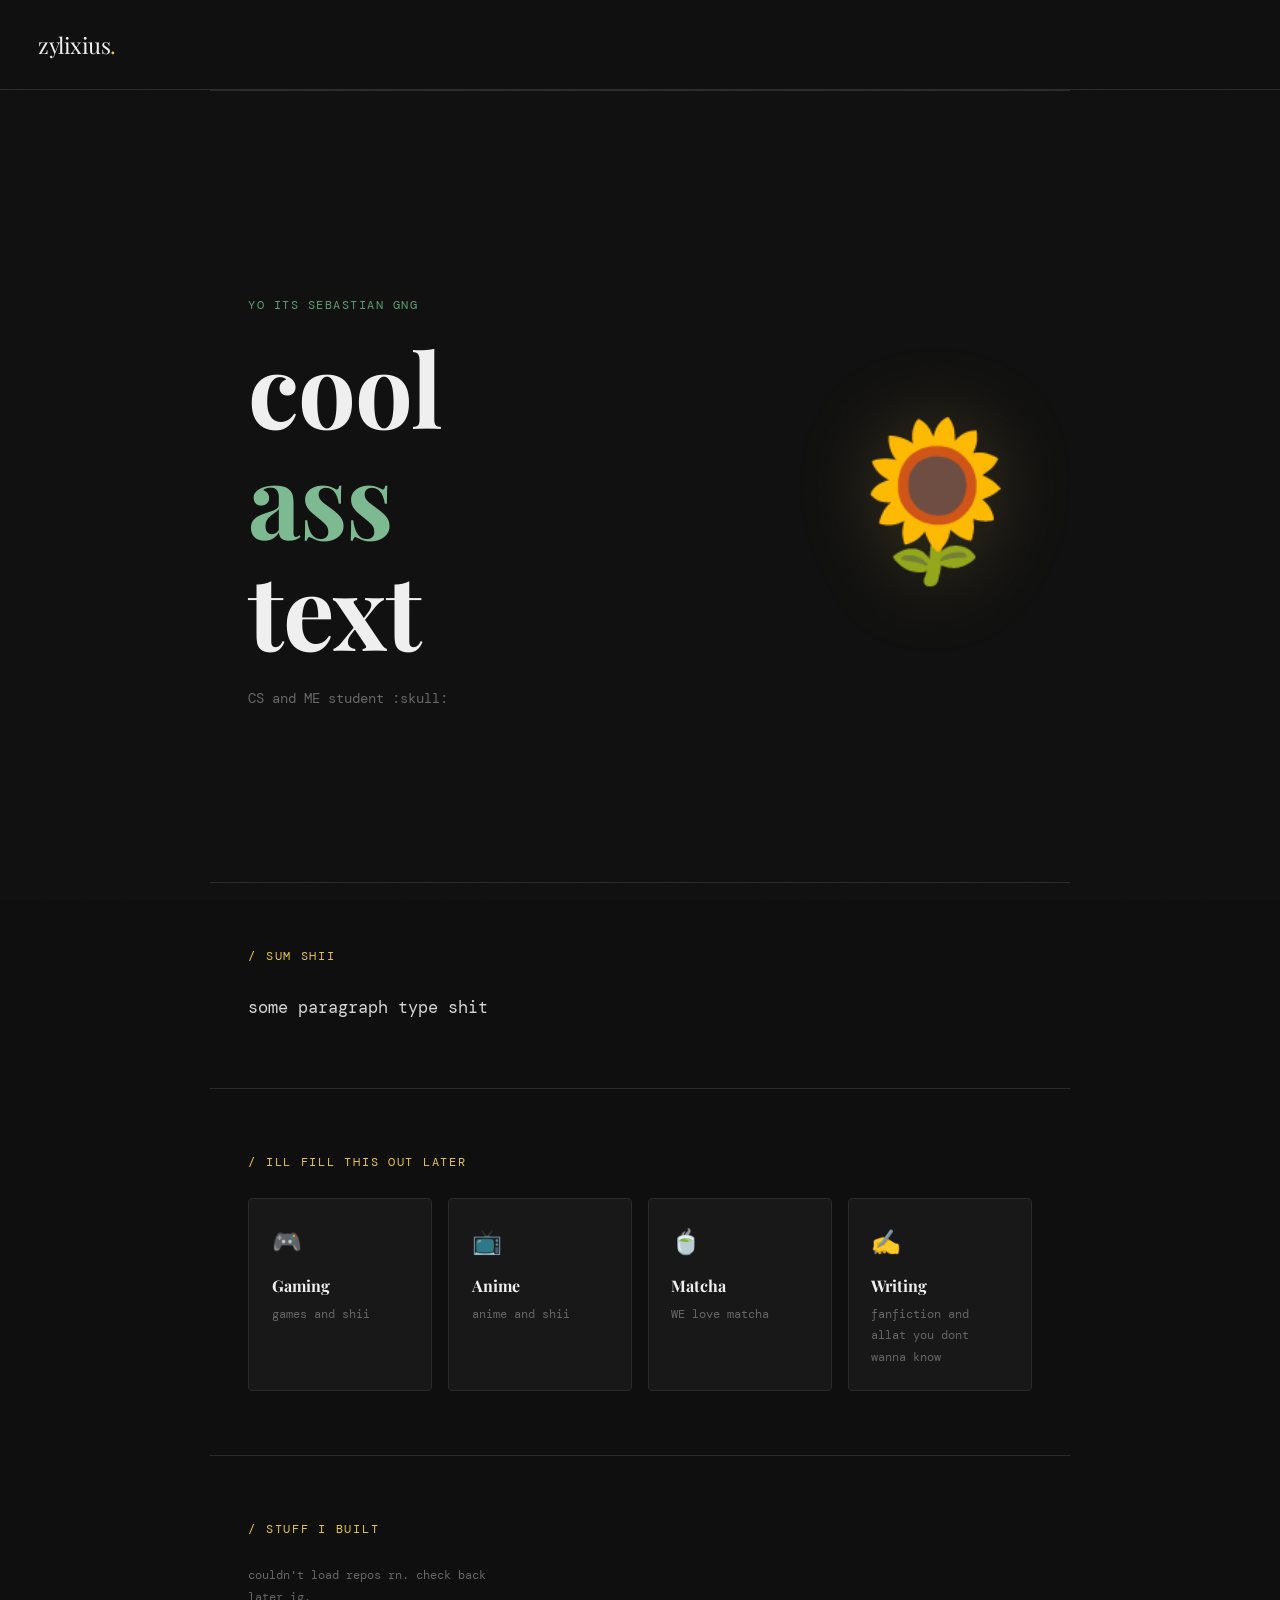
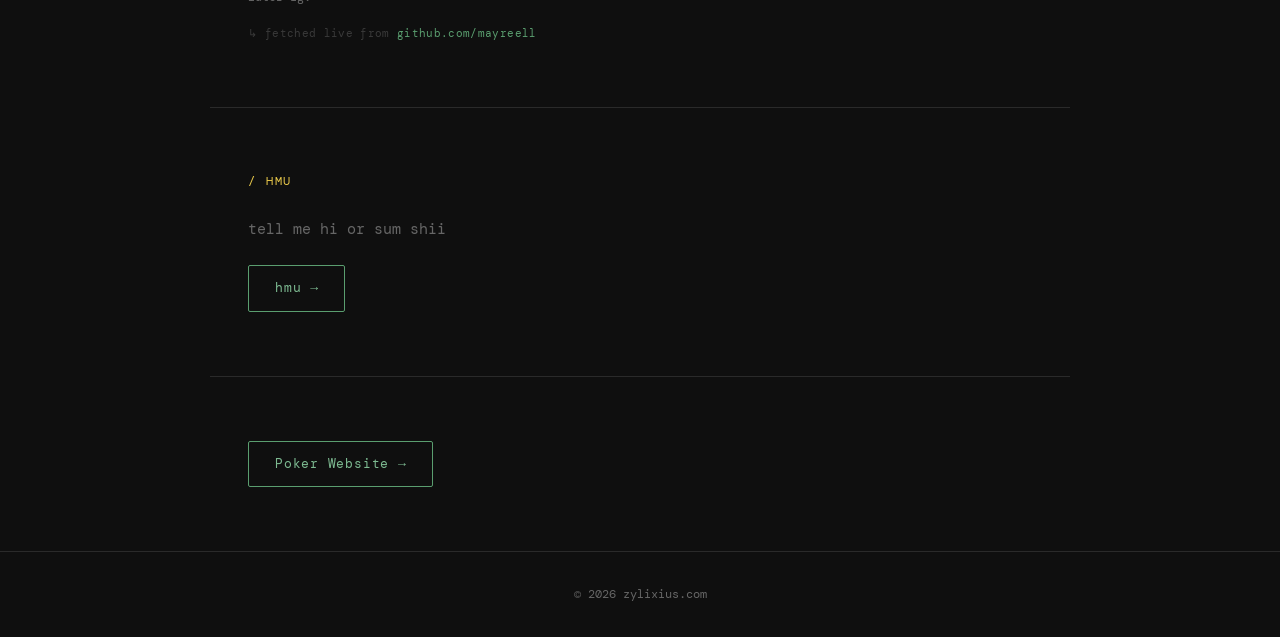
<file: index.html>
<!DOCTYPE html>
<html lang="en">
<head>
  <meta charset="UTF-8" />
  <meta name="viewport" content="width=device-width, initial-scale=1.0"/>
  <title>Zylixius</title>
  <link rel="preconnect" href="https://fonts.googleapis.com">
  <link href="https://fonts.googleapis.com/css2?family=Playfair+Display:wght@400;700&family=DM+Mono:wght@300;400&display=swap" rel="stylesheet">
  <link rel="stylesheet" href="style.css" />
</head>
<body>

  <div class="grain"></div>

  <header>
    <div class="logo">zylixius<span class="dot">.</span></div>
    <!--
    <nav>
      <a href="#about">about</a>
      <a href="#interests">interests</a>
      <a href="#projects">projects</a>
      <a href="#contact">contact</a>
    </nav>
    -->
  </header>

  <main>
    <section class="hero" id="home">
      <div class="hero-text">
        <p class="eyebrow">yo its sebastian gng</p>
        <h1>cool<br><span class="accent">ass</span><br>text</h1>
        <p class="sub">CS and ME student :skull:</p>
      </div>
      <div class="sunflower-wrap">
        <div class="sunflower">🌻</div>
      </div>
    </section>

    <section class="about" id="about">
      <div class="section-label">/ sum shii</div>
      <p>
        some paragraph type shit
      </p>
    </section>

    <section class="interests" id="interests">
      <div class="section-label">/ ill fill this out later</div>
      <div class="cards">
        <div class="card">
          <span class="card-icon">🎮</span>
          <h3>Gaming</h3>
          <p>games and shii</p>
        </div>
        <div class="card">
          <span class="card-icon">📺</span>
          <h3>Anime</h3>
          <p>anime and shii</p>
        </div>
        <div class="card">
           <span class="card-icon">🍵</span>
          <h3>Matcha</h3>
          <p>WE love matcha</p>
        </div>
        <div class="card">
          <span class="card-icon">✍️</span>
          <h3>Writing</h3>
          <p>fanfiction and allat you dont wanna know</p>
        </div>
      </div>
    </section>

    <section class="projects" id="projects">
      <div class="section-label">/ stuff i built</div>
      <div class="projects-grid" id="projects-grid">
        <div class="proj-card skeleton-card">
          <div class="sk sk-name"></div>
          <div class="sk sk-desc"></div>
          <div class="sk sk-desc sk-desc-short"></div>
          <div class="sk sk-foot"></div>
        </div>
        <div class="proj-card skeleton-card">
          <div class="sk sk-name"></div>
          <div class="sk sk-desc"></div>
          <div class="sk sk-desc sk-desc-short"></div>
          <div class="sk sk-foot"></div>
        </div>
        <div class="proj-card skeleton-card">
          <div class="sk sk-name"></div>
          <div class="sk sk-desc"></div>
          <div class="sk sk-desc sk-desc-short"></div>
          <div class="sk sk-foot"></div>
        </div>
      </div>
      <p class="projects-note">↳ fetched live from <a href="https://github.com/mayreell" target="_blank" rel="noopener">github.com/mayreell</a></p>
    </section>

    <section class="contact" id="contact">
      <div class="section-label">/ hmu</div>
      <p>tell me hi or sum shii</p>
      <a class="btn" href="mailto:epicsebastiantoledo@email.com">hmu →</a>
    </section>
    <section>
        <a class="btn" href="poker/index.html">Poker Website →</a>
    </section>
  </main>

  <footer>
    <span>© 2026 zylixius.com</span>
  </footer>

  <script src="script.js"></script>
</body>
</html>
</file>
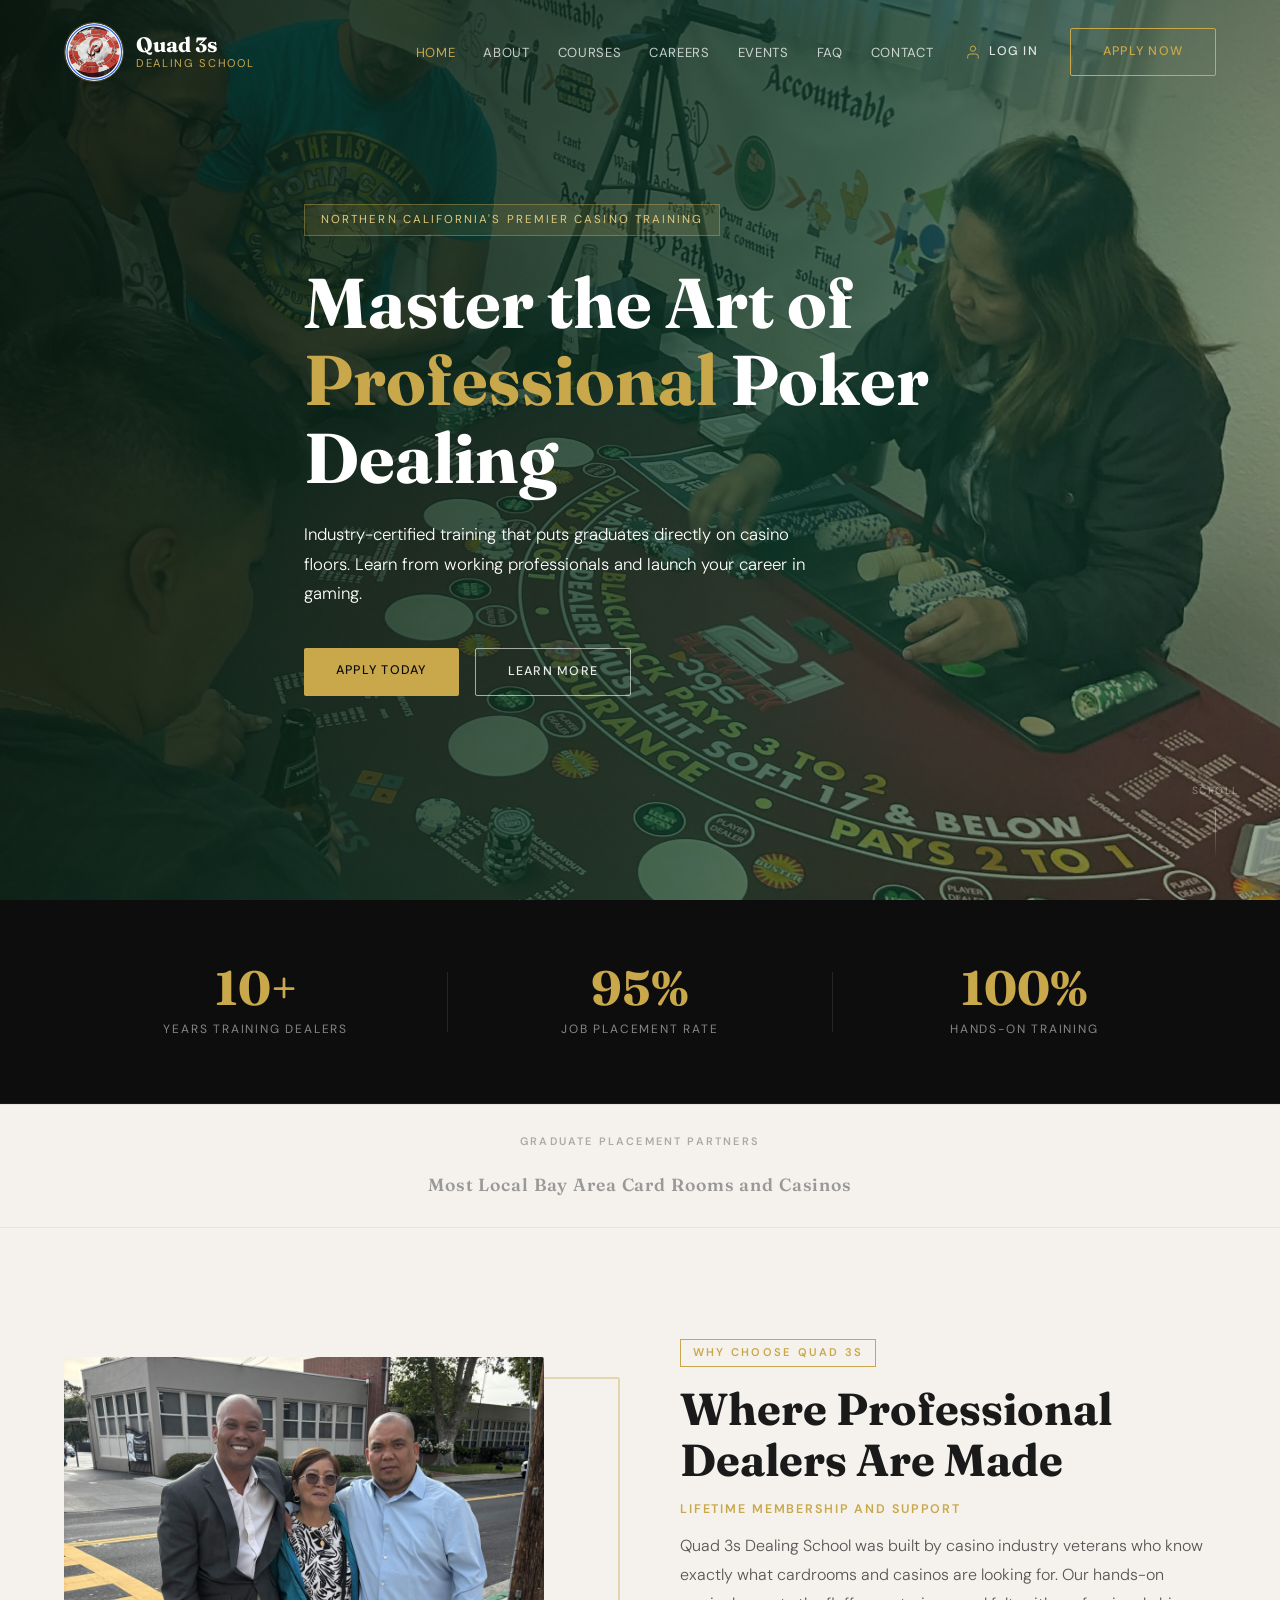
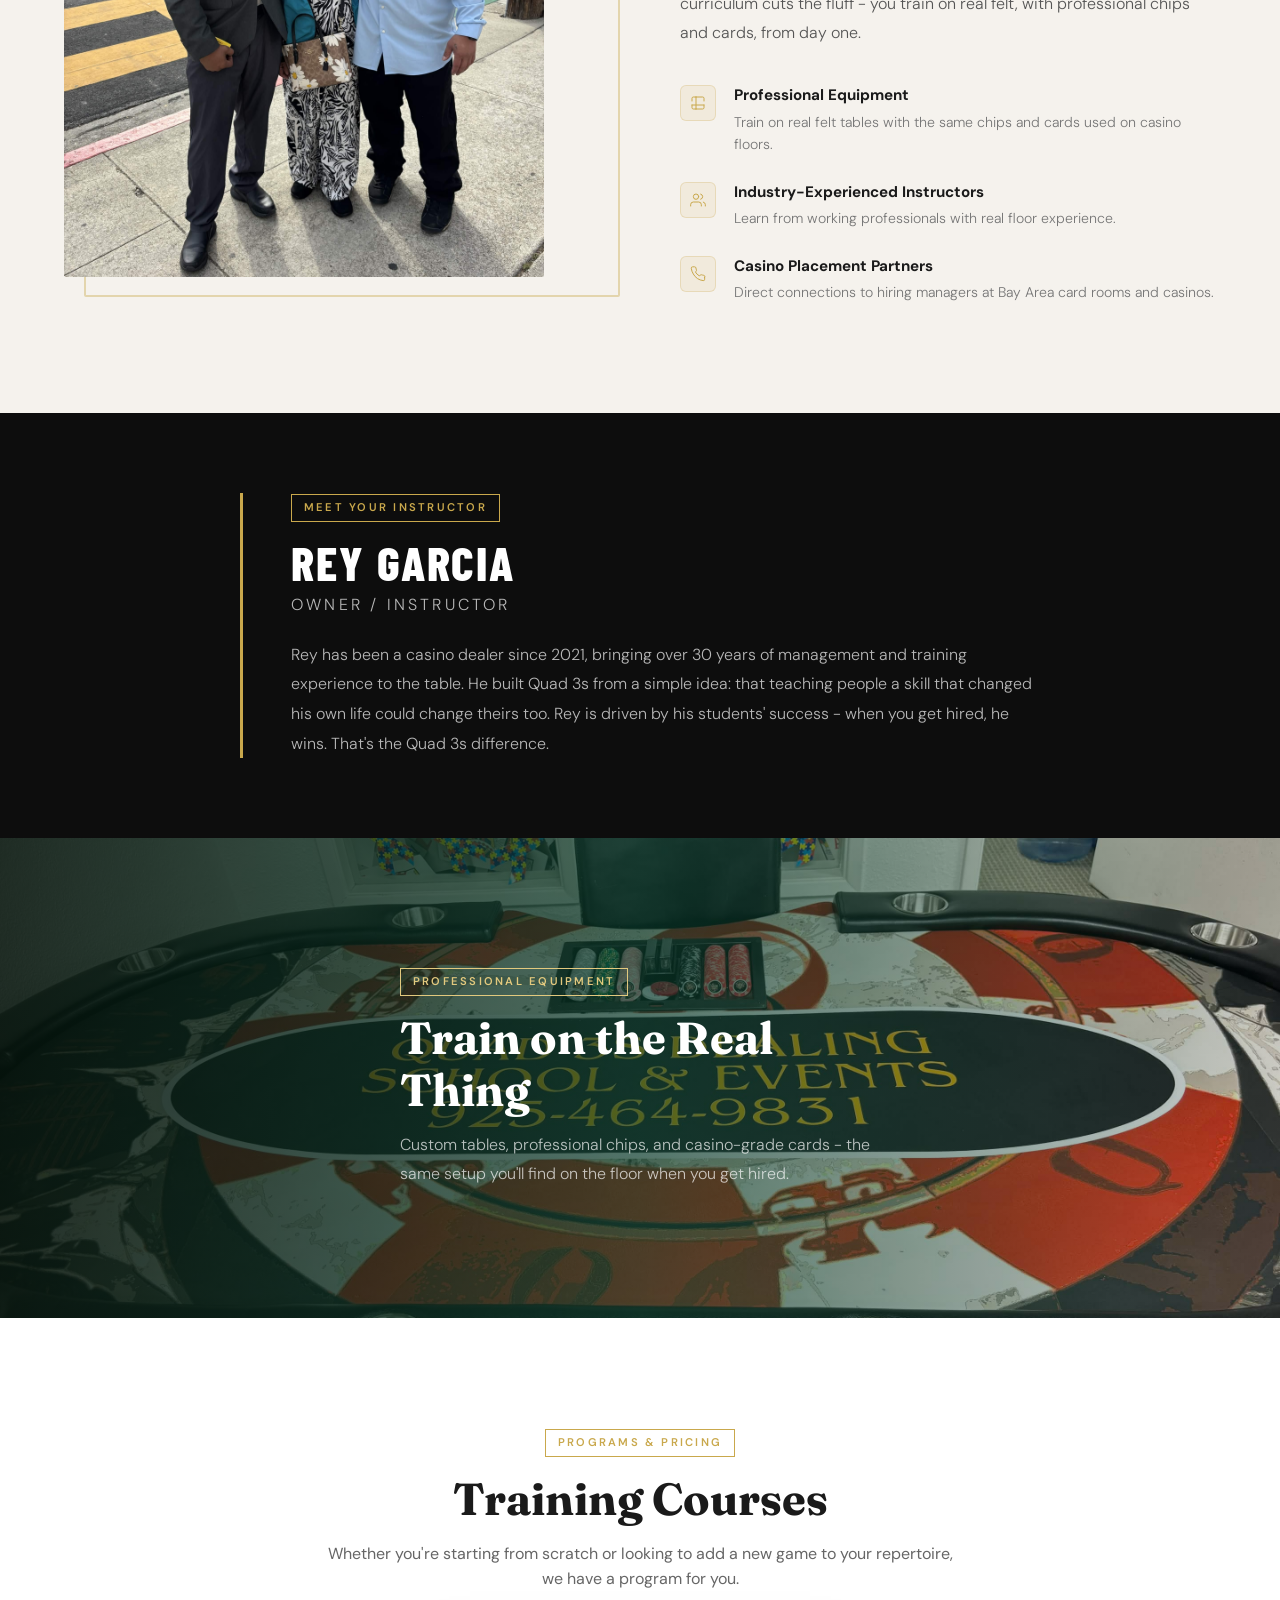
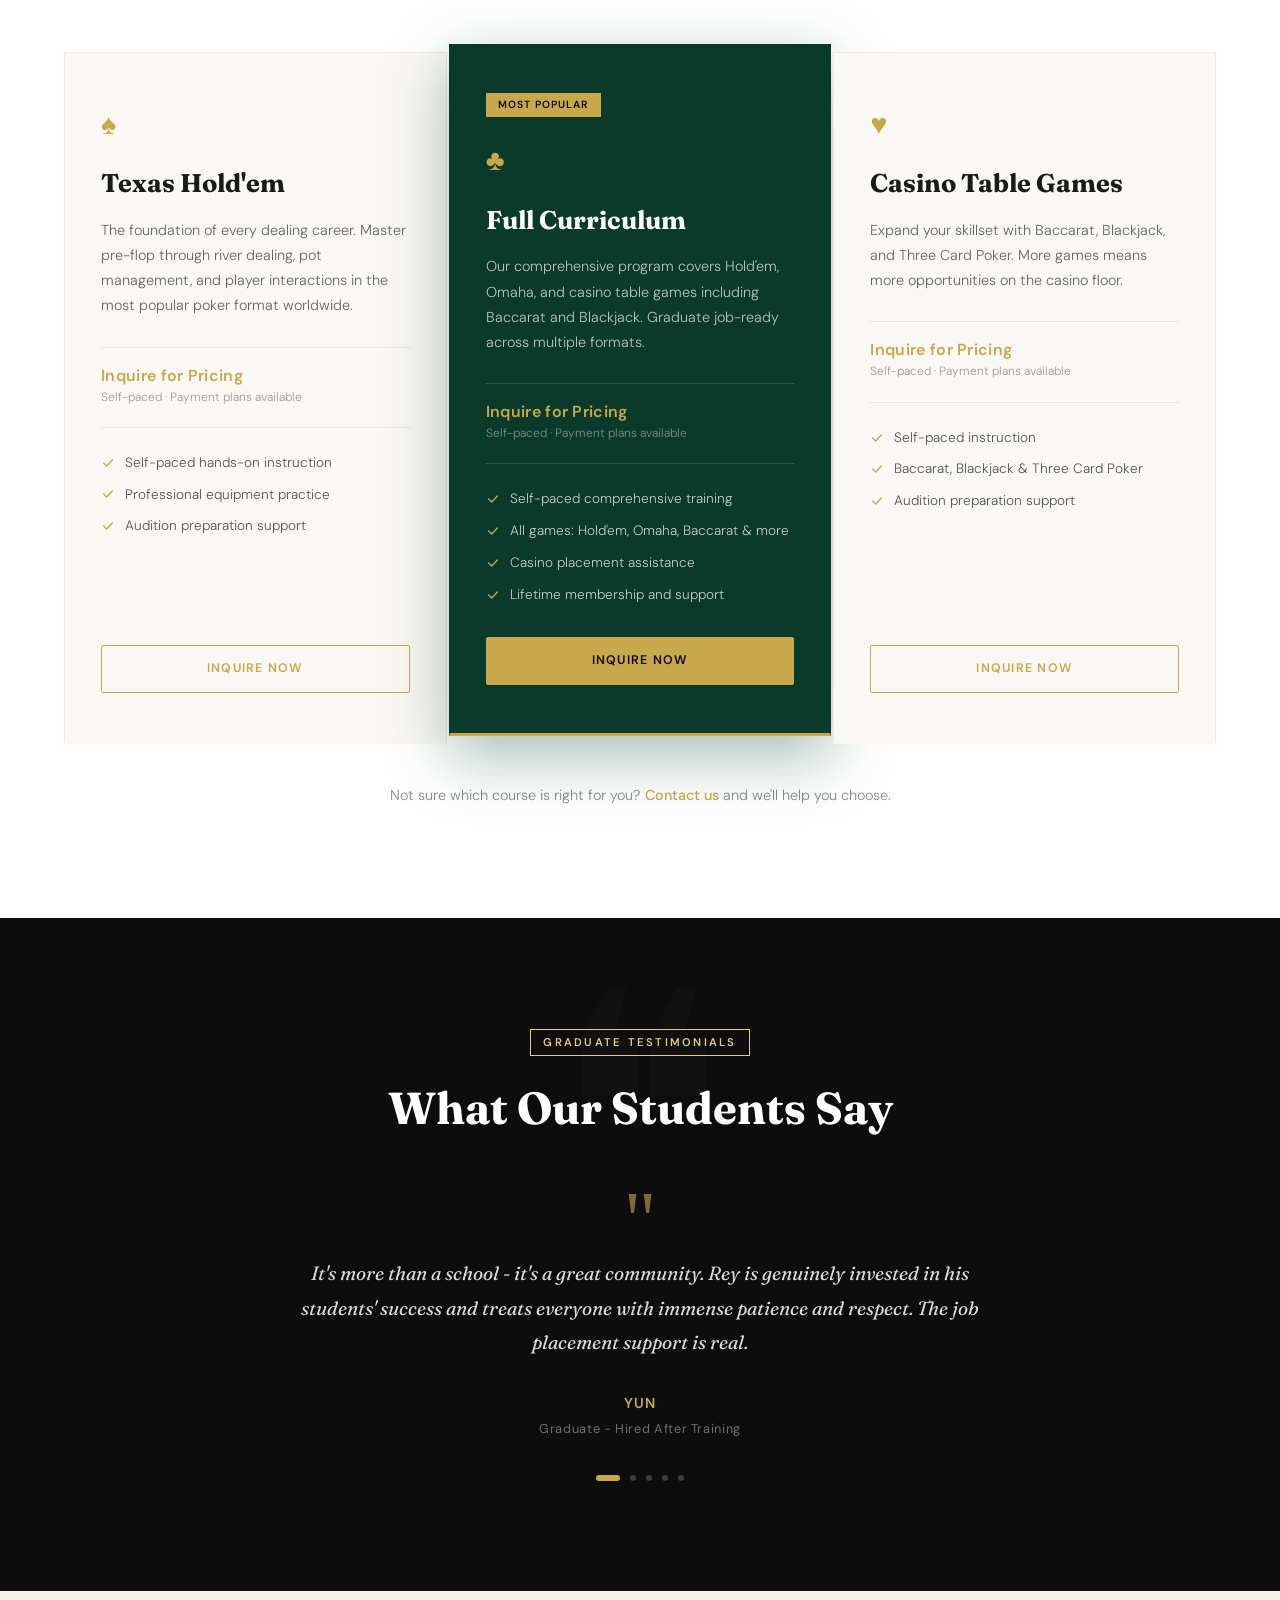
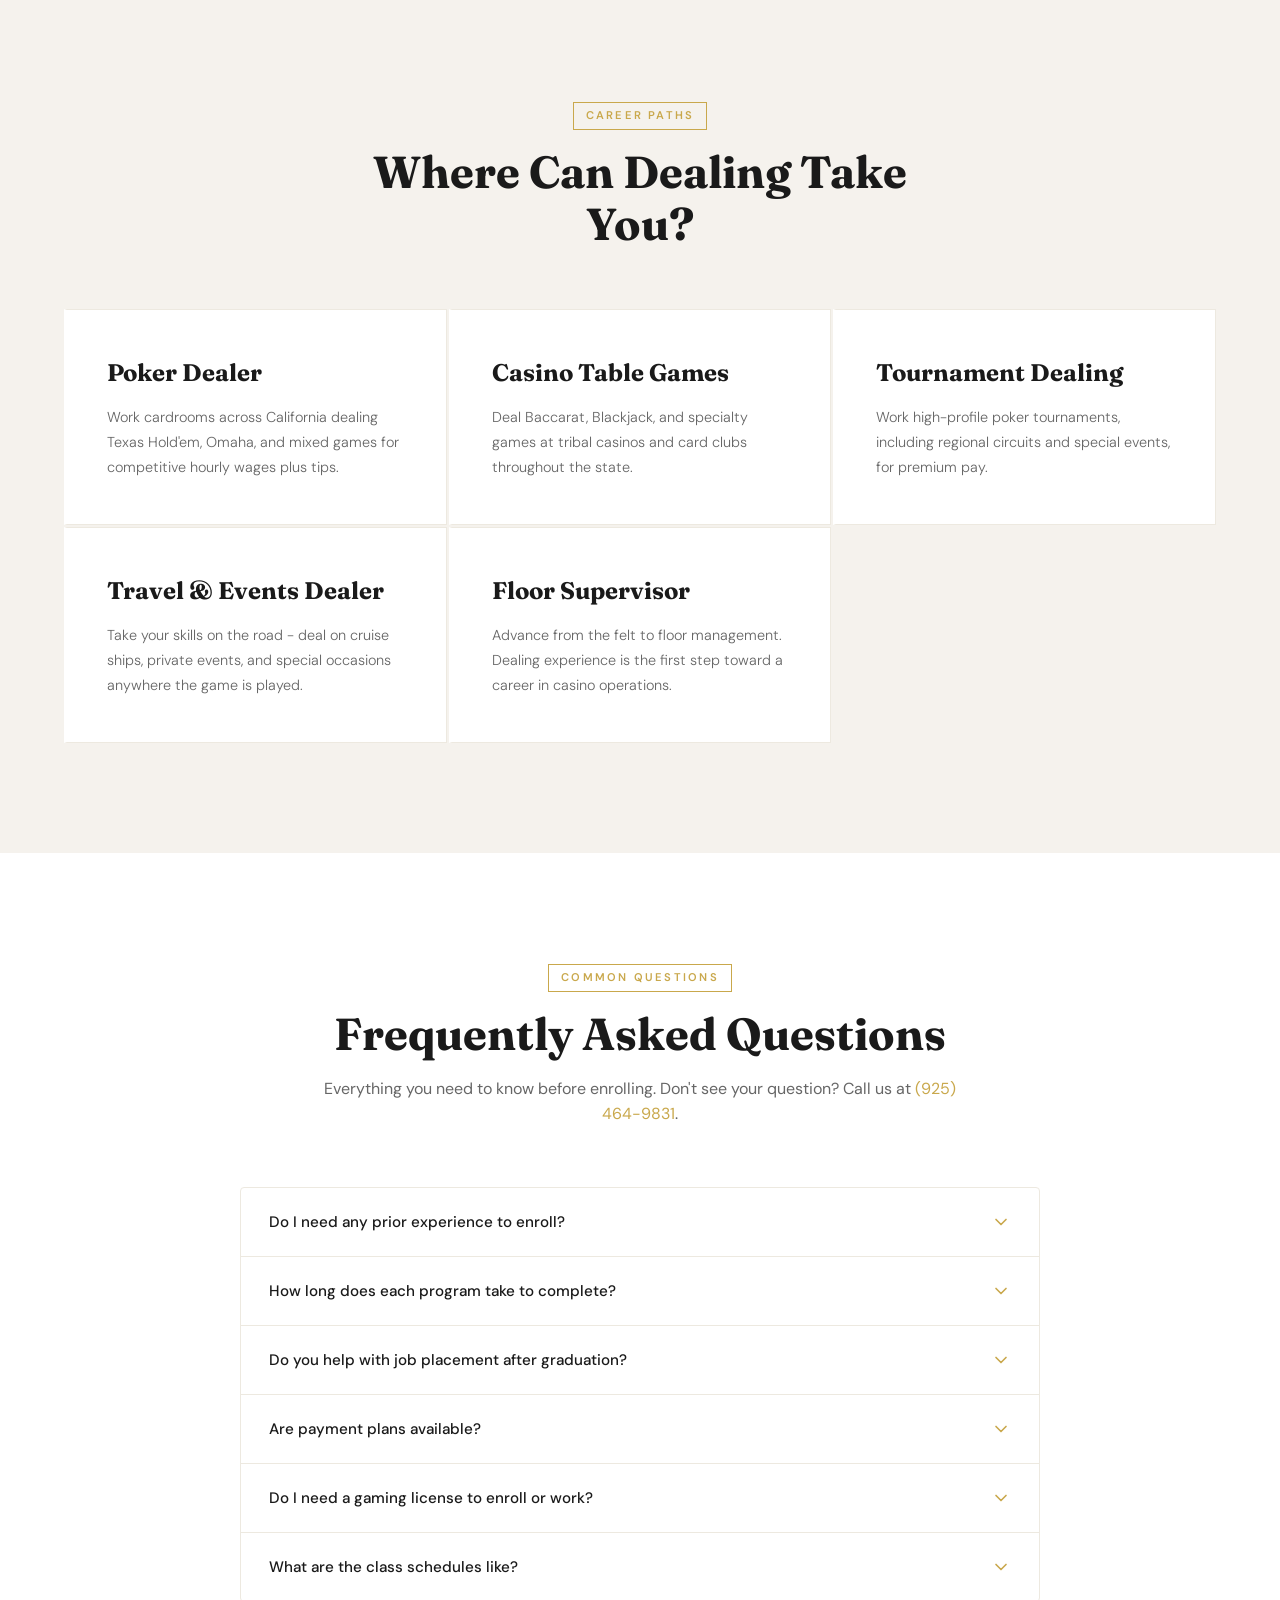
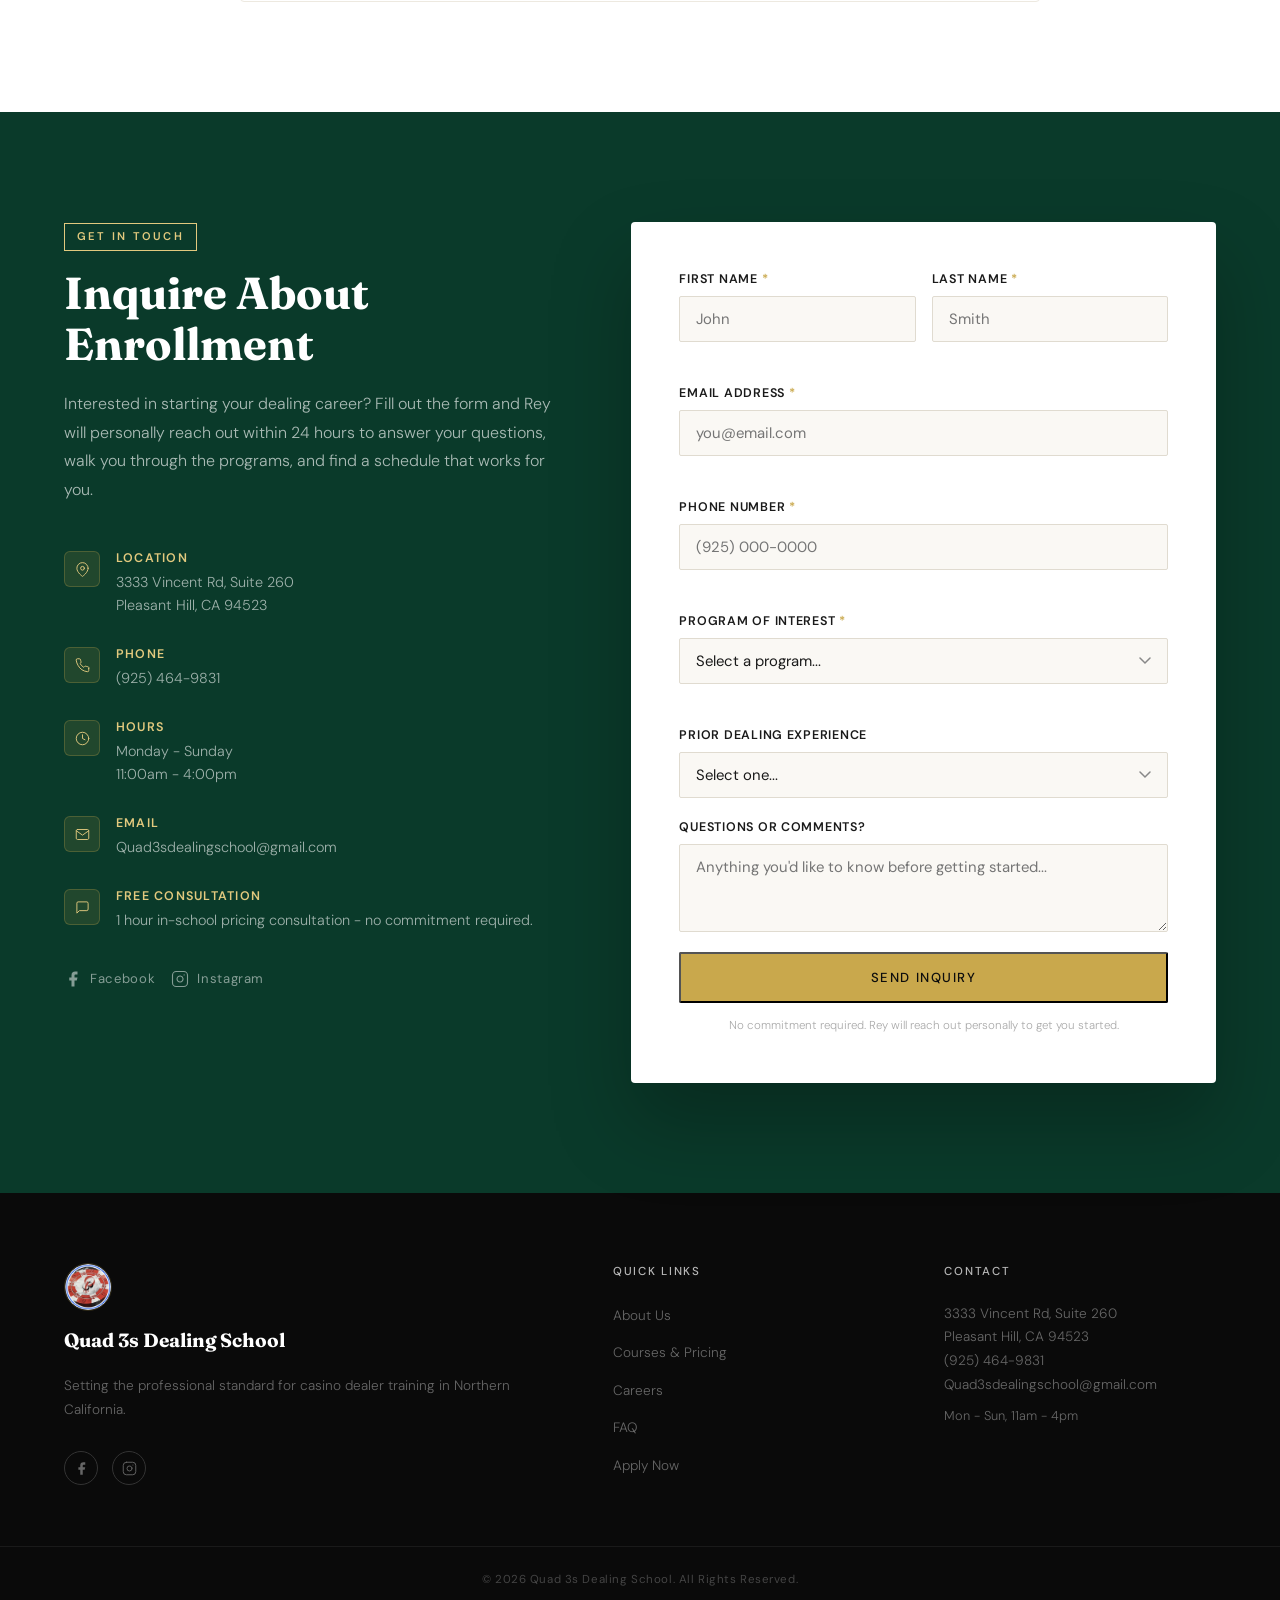
<file: poker/index.html>
<!DOCTYPE html>
<html lang="en">
<head>
    <meta charset="UTF-8">
    <meta name="viewport" content="width=device-width, initial-scale=1.0">
    <title>Quad 3s Dealing School | Professional Poker Dealer Training</title>
    <link rel="icon" type="image/png" href="logo.png">
    <link rel="stylesheet" href="quad3s.css">
    <link rel="preconnect" href="https://fonts.googleapis.com">
    <link rel="preconnect" href="https://fonts.gstatic.com" crossorigin>
    <link href="https://fonts.googleapis.com/css2?family=Fraunces:wght@400;600;700&family=DM+Sans:wght@300;400;500;600&family=Barlow+Condensed:wght@700;800&display=swap" rel="stylesheet">
</head>
<body>

<!-- Sticky Navigation -->
    <nav id="navbar">
        <div class="container nav-container">
            <div class="logo">
                <img src="logo.png" alt="Quad 3s Dealing School Logo" width="60" height="60">
                <span class="logo-text">Quad 3s<span class="logo-sub">Dealing School</span></span>
            </div>
            <ul class="nav-links">
                <li><a href="#" class="active">Home</a></li>
                <li><a href="#about">About</a></li>
                <li><a href="#courses">Courses</a></li>
                <li><a href="#careers">Careers</a></li>
                <li><a href="quad3s-events.html">Events</a></li>
                <li><a href="#faq">FAQ</a></li>
                <li><a href="#contact">Contact</a></li>
                <li class="nav-login-item" id="navLoginItem"><a href="quad3s-course.html#login">Student Log In</a></li>
            </ul>
            <div class="nav-account" id="navAccount"></div>
            <div class="nav-cta">
                <a href="#apply" class="btn btn-outline">Apply Now</a>
            </div>
            <div class="menu-toggle" id="mobile-menu">
                <span class="bar"></span>
                <span class="bar"></span>
                <span class="bar"></span>
            </div>
        </div>
    </nav>

<!-- Hero Section -->
    <header class="hero">
        <div class="hero-overlay"></div>
        <div class="hero-noise"></div>
        <div class="container hero-content">
            <div class="hero-badge">Northern California's Premier Casino Training</div>
            <h1>Master the Art of<br><span class="text-gold">Professional</span> Poker Dealing</h1>
            <p>Industry-certified training that puts graduates directly on casino floors. Learn from working professionals and launch your career in gaming.</p>
            <div class="hero-buttons">
                <a href="#apply" class="btn btn-primary">Apply Today</a>
                <a href="#about" class="btn btn-outline-light">Learn More</a>
            </div>
        </div>
        <div class="hero-scroll-hint">
            <span>Scroll</span>
            <div class="scroll-line"></div>
        </div>
    </header>

<!-- Stats Section -->
    <section class="stats-section">
        <div class="container">
            <div class="stats-grid">
                <div class="stat-box">
                    <h3>10+</h3>
                    <p>Years Training Dealers</p>
                </div>
                <div class="stat-divider"></div>
                <div class="stat-box">
                    <h3>95%</h3>
                    <p>Job Placement Rate</p>
                </div>
                <div class="stat-divider"></div>
                <div class="stat-box">
                    <h3>100%</h3>
                    <p>Hands-On Training</p>
                </div>
            </div>
        </div>
    </section>

<!-- Casino Partners Strip -->
    <section class="partners-section">
        <div class="container">
            <p class="partners-label">Graduate Placement Partners</p>
            <div class="partners-grid">
                <div class="partner-item">Most Local Bay Area Card Rooms and Casinos</div>
                <!-- Add individual casino names here when available -->
            </div>
        </div>
    </section>

<!-- About / USP Section -->
    <section class="intro-section" id="about">
        <div class="container grid-2">
            <div class="intro-image">
                <div class="image-frame">
                    <img src="rey1.jpg" alt="Rey Garcia, Owner and Instructor at Quad 3s Dealing School">
                    <div class="image-accent"></div>
                </div>
            </div>
            <div class="intro-text">
                <div class="section-label">Why Choose Quad 3s</div>
                <h2>Where Professional Dealers Are Made</h2>
                <p class="intro-subhead">Lifetime Membership and Support</p>
                <p>Quad 3s Dealing School was built by casino industry veterans who know exactly what cardrooms and casinos are looking for. Our hands-on curriculum cuts the fluff - you train on real felt, with professional chips and cards, from day one.</p>
                <ul class="feature-list">
                    <li>
                        <div class="feature-icon">
                            <svg viewBox="0 0 24 24" fill="none" stroke="currentColor" stroke-width="1.5" stroke-linecap="round" stroke-linejoin="round"><path d="M9 3H5a2 2 0 0 0-2 2v4m6-6h10a2 2 0 0 1 2 2v4M9 3v18m0 0h10a2 2 0 0 0 2-2v-4M9 21H5a2 2 0 0 1-2-2v-4m0 0h18"/></svg>
                        </div>
                        <div>
                            <strong>Professional Equipment</strong>
                            <span>Train on real felt tables with the same chips and cards used on casino floors.</span>
                        </div>
                    </li>
                    <li>
                        <div class="feature-icon">
                            <svg viewBox="0 0 24 24" fill="none" stroke="currentColor" stroke-width="1.5" stroke-linecap="round" stroke-linejoin="round"><path d="M17 21v-2a4 4 0 0 0-4-4H5a4 4 0 0 0-4 4v2"/><circle cx="9" cy="7" r="4"/><path d="M23 21v-2a4 4 0 0 0-3-3.87"/><path d="M16 3.13a4 4 0 0 1 0 7.75"/></svg>
                        </div>
                        <div>
                            <strong>Industry-Experienced Instructors</strong>
                            <span>Learn from working professionals with real floor experience.</span>
                        </div>
                    </li>
                    <li>
                        <div class="feature-icon">
                            <svg viewBox="0 0 24 24" fill="none" stroke="currentColor" stroke-width="1.5" stroke-linecap="round" stroke-linejoin="round"><path d="M22 16.92v3a2 2 0 0 1-2.18 2 19.79 19.79 0 0 1-8.63-3.07A19.5 19.5 0 0 1 4.99 12 19.79 19.79 0 0 1 1.94 3.4 2 2 0 0 1 3.9 1.22h3a2 2 0 0 1 2 1.72 12.84 12.84 0 0 0 .7 2.81 2 2 0 0 1-.45 2.11L8.09 8.91a16 16 0 0 0 6 6l1.27-1.27a2 2 0 0 1 2.11-.45 12.84 12.84 0 0 0 2.81.7A2 2 0 0 1 22 16.92z"/></svg>
                        </div>
                        <div>
                            <strong>Casino Placement Partners</strong>
                            <span>Direct connections to hiring managers at Bay Area card rooms and casinos.</span>
                        </div>
                    </li>
                </ul>
            </div>
        </div>
    </section>

<!-- Instructor Bio Section -->
    <section class="bio-section">
        <div class="container">
            <div class="bio-card">
                <div class="bio-text">
                    <div class="section-label">Meet Your Instructor</div>
                    <h2>Rey Garcia</h2>
                    <p class="bio-title">Owner / Instructor</p>
                    <p>Rey has been a casino dealer since 2021, bringing over 30 years of management and training experience to the table. He built Quad 3s from a simple idea: that teaching people a skill that changed his own life could change theirs too. Rey is driven by his students' success - when you get hired, he wins. That's the Quad 3s difference.</p>
                </div>
            </div>
        </div>
    </section>

<!-- Equipment Photo Strip -->
    <section class="equipment-strip">
        <div class="equipment-overlay"></div>
        <img src="eventpicture6.jpg" alt="Quad 3s professional dealing equipment - custom table with chips" class="equipment-bg">
        <div class="container equipment-content">
            <div class="equipment-text">
                <div class="section-label light">Professional Equipment</div>
                <h2>Train on the Real Thing</h2>
                <p>Custom tables, professional chips, and casino-grade cards - the same setup you'll find on the floor when you get hired.</p>
            </div>
        </div>
    </section>

<!-- Courses / Pricing Section -->
    <section class="courses-section" id="courses">
        <div class="container">
            <div class="section-header">
                <div class="section-label">Programs &amp; Pricing</div>
                <h2>Training Courses</h2>
                <p>Whether you're starting from scratch or looking to add a new game to your repertoire, we have a program for you.</p>
            </div>
            <div class="courses-grid">

                <div class="course-card">
                    <div class="course-suit">♠</div>
                    <h3>Texas Hold'em</h3>
                    <p>The foundation of every dealing career. Master pre-flop through river dealing, pot management, and player interactions in the most popular poker format worldwide.</p>
                    <div class="course-price">
                        <span class="price-amount">Inquire for Pricing</span>
                        <span class="price-note">Self-paced · Payment plans available</span>
                    </div>
                    <ul class="course-includes">
                        <li><svg viewBox="0 0 16 16" fill="none"><path d="M3 8l3.5 3.5L13 4.5" stroke="currentColor" stroke-width="1.5" stroke-linecap="round" stroke-linejoin="round"/></svg>Self-paced hands-on instruction</li>
                        <li><svg viewBox="0 0 16 16" fill="none"><path d="M3 8l3.5 3.5L13 4.5" stroke="currentColor" stroke-width="1.5" stroke-linecap="round" stroke-linejoin="round"/></svg>Professional equipment practice</li>
                        <li><svg viewBox="0 0 16 16" fill="none"><path d="M3 8l3.5 3.5L13 4.5" stroke="currentColor" stroke-width="1.5" stroke-linecap="round" stroke-linejoin="round"/></svg>Audition preparation support</li>
                    </ul>
                    <a href="#apply" class="btn btn-enroll">Inquire Now</a>
                </div>

                <div class="course-card featured">
                    <div class="course-badge">Most Popular</div>
                    <div class="course-suit">♣</div>
                    <h3>Full Curriculum</h3>
                    <p>Our comprehensive program covers Hold'em, Omaha, and casino table games including Baccarat and Blackjack. Graduate job-ready across multiple formats.</p>
                    <div class="course-price">
                        <span class="price-amount">Inquire for Pricing</span>
                        <span class="price-note">Self-paced · Payment plans available</span>
                    </div>
                    <ul class="course-includes">
                        <li><svg viewBox="0 0 16 16" fill="none"><path d="M3 8l3.5 3.5L13 4.5" stroke="currentColor" stroke-width="1.5" stroke-linecap="round" stroke-linejoin="round"/></svg>Self-paced comprehensive training</li>
                        <li><svg viewBox="0 0 16 16" fill="none"><path d="M3 8l3.5 3.5L13 4.5" stroke="currentColor" stroke-width="1.5" stroke-linecap="round" stroke-linejoin="round"/></svg>All games: Hold'em, Omaha, Baccarat &amp; more</li>
                        <li><svg viewBox="0 0 16 16" fill="none"><path d="M3 8l3.5 3.5L13 4.5" stroke="currentColor" stroke-width="1.5" stroke-linecap="round" stroke-linejoin="round"/></svg>Casino placement assistance</li>
                        <li><svg viewBox="0 0 16 16" fill="none"><path d="M3 8l3.5 3.5L13 4.5" stroke="currentColor" stroke-width="1.5" stroke-linecap="round" stroke-linejoin="round"/></svg>Lifetime membership and support</li>
                    </ul>
                    <a href="#apply" class="btn btn-enroll btn-enroll-light">Inquire Now</a>
                </div>

                <div class="course-card">
                    <div class="course-suit">♥</div>
                    <h3>Casino Table Games</h3>
                    <p>Expand your skillset with Baccarat, Blackjack, and Three Card Poker. More games means more opportunities on the casino floor.</p>
                    <div class="course-price">
                        <span class="price-amount">Inquire for Pricing</span>
                        <span class="price-note">Self-paced · Payment plans available</span>
                    </div>
                    <ul class="course-includes">
                        <li><svg viewBox="0 0 16 16" fill="none"><path d="M3 8l3.5 3.5L13 4.5" stroke="currentColor" stroke-width="1.5" stroke-linecap="round" stroke-linejoin="round"/></svg>Self-paced instruction</li>
                        <li><svg viewBox="0 0 16 16" fill="none"><path d="M3 8l3.5 3.5L13 4.5" stroke="currentColor" stroke-width="1.5" stroke-linecap="round" stroke-linejoin="round"/></svg>Baccarat, Blackjack &amp; Three Card Poker</li>
                        <li><svg viewBox="0 0 16 16" fill="none"><path d="M3 8l3.5 3.5L13 4.5" stroke="currentColor" stroke-width="1.5" stroke-linecap="round" stroke-linejoin="round"/></svg>Audition preparation support</li>
                    </ul>
                    <a href="#apply" class="btn btn-enroll">Inquire Now</a>
                </div>

            </div>
            <p class="pricing-note">Not sure which course is right for you? <a href="#apply">Contact us</a> and we'll help you choose.</p>
        </div>
    </section>

<!-- Testimonials Section -->
    <section class="testimonials">
        <div class="container">
            <div class="section-label light">Graduate Testimonials</div>
            <h2>What Our Students Say</h2>
            <div class="testimonial-slider">
                <div class="testimonial-slide active">
                    <div class="quote-mark">"</div>
                    <p class="quote">It's more than a school - it's a great community. Rey is genuinely invested in his students' success and treats everyone with immense patience and respect. The job placement support is real.</p>
                    <div class="author">
                        <div class="author-info">
                            <h4>Yun</h4>
                            <p>Graduate - Hired After Training</p>
                        </div>
                    </div>
                </div>
                <div class="testimonial-slide">
                    <div class="quote-mark">"</div>
                    <p class="quote">I never touched cards prior to going here. Rey was patient, helpful, and prepared me for my audition completely. I'm grateful I found this program.</p>
                    <div class="author">
                        <div class="author-info">
                            <h4>Tyler Buxton</h4>
                            <p>Graduate - Now Dealing at Lucky Chances</p>
                        </div>
                    </div>
                </div>
                <div class="testimonial-slide">
                    <div class="quote-mark">"</div>
                    <p class="quote">After going to the school for around 3 months I was able to get a job. Rey genuinely cares about helping with job placement by going out of his way to call cardrooms around the area. No other school will provide that level of support.</p>
                    <div class="author">
                        <div class="author-info">
                            <h4>Industry G.</h4>
                            <p>Graduate - Hired After Training</p>
                        </div>
                    </div>
                </div>
                <div class="testimonial-slide">
                    <div class="quote-mark">"</div>
                    <p class="quote">I was able to pass my audition after just 3 weeks at the school. Great school with a very passionate teacher.</p>
                    <div class="author">
                        <div class="author-info">
                            <h4>Zachary Simons</h4>
                            <p>Graduate - Hired in 3 Weeks</p>
                        </div>
                    </div>
                </div>
                <div class="testimonial-slide">
                    <div class="quote-mark">"</div>
                    <p class="quote">Rey is incredibly dedicated to his students' growth and extremely flexible with the schedule. You'll get everything you need - from a lifetime pass to return and learn other games, to the real world experience only Rey can provide.</p>
                    <div class="author">
                        <div class="author-info">
                            <h4>Blake Franich</h4>
                            <p>Graduate - Quad 3s Alumni</p>
                        </div>
                    </div>
                </div>
            </div>
            <div class="testimonial-dots">
                <span class="dot active" data-index="0"></span>
                <span class="dot" data-index="1"></span>
                <span class="dot" data-index="2"></span>
                <span class="dot" data-index="3"></span>
                <span class="dot" data-index="4"></span>
            </div>
        </div>
    </section>

<!-- Careers Section -->
    <section class="careers-section" id="careers">
        <div class="container">
            <div class="section-header">
                <div class="section-label">Career Paths</div>
                <h2>Where Can Dealing Take You?</h2>
            </div>
            <div class="careers-grid">
                <div class="career-card">
                    <h3>Poker Dealer</h3>
                    <p>Work cardrooms across California dealing Texas Hold'em, Omaha, and mixed games for competitive hourly wages plus tips.</p>
                </div>
                <div class="career-card">
                    <h3>Casino Table Games</h3>
                    <p>Deal Baccarat, Blackjack, and specialty games at tribal casinos and card clubs throughout the state.</p>
                </div>
                <div class="career-card">
                    <h3>Tournament Dealing</h3>
                    <p>Work high-profile poker tournaments, including regional circuits and special events, for premium pay.</p>
                </div>
                <div class="career-card">
                    <h3>Travel &amp; Events Dealer</h3>
                    <p>Take your skills on the road - deal on cruise ships, private events, and special occasions anywhere the game is played.</p>
                </div>
                <div class="career-card">
                    <h3>Floor Supervisor</h3>
                    <p>Advance from the felt to floor management. Dealing experience is the first step toward a career in casino operations.</p>
                </div>
            </div>
        </div>
    </section>

<!-- FAQ Section -->
    <section class="faq-section" id="faq">
        <div class="container">
            <div class="section-header">
                <div class="section-label">Common Questions</div>
                <h2>Frequently Asked Questions</h2>
                <p>Everything you need to know before enrolling. Don't see your question? Call us at <a href="tel:9254649831" style="color:var(--gold)">(925) 464-9831</a>.</p>
            </div>
            <div class="faq-grid">

                <div class="faq-item">
                    <button class="faq-question" aria-expanded="false">
                        Do I need any prior experience to enroll?
                        <span class="faq-icon"><svg viewBox="0 0 24 24" fill="none" stroke="currentColor" stroke-width="2" stroke-linecap="round" stroke-linejoin="round"><path d="M6 9l6 6 6-6"/></svg></span>
                    </button>
                    <div class="faq-answer">
                        <p>No experience is necessary. Our programs are designed to take complete beginners and develop them into job-ready professional dealers. If you already have some dealing experience, we can discuss advanced placement options.</p>
                    </div>
                </div>

                <div class="faq-item">
                    <button class="faq-question" aria-expanded="false">
                        How long does each program take to complete?
                        <span class="faq-icon"><svg viewBox="0 0 24 24" fill="none" stroke="currentColor" stroke-width="2" stroke-linecap="round" stroke-linejoin="round"><path d="M6 9l6 6 6-6"/></svg></span>
                    </button>
                    <div class="faq-answer">
                        <p>All our curricula are self-paced. We are open Monday through Sunday, 11am to 4pm. Full attendance is always recommended as full participation will get you further faster. Both weekday and weekend scheduling options are available.</p>
                    </div>
                </div>

                <div class="faq-item">
                    <button class="faq-question" aria-expanded="false">
                        Do you help with job placement after graduation?
                        <span class="faq-icon"><svg viewBox="0 0 24 24" fill="none" stroke="currentColor" stroke-width="2" stroke-linecap="round" stroke-linejoin="round"><path d="M6 9l6 6 6-6"/></svg></span>
                    </button>
                    <div class="faq-answer">
                        <p>Yes. We have direct relationships with hiring managers at regional cardrooms and casinos throughout the Bay Area. We actively connect graduates with audition opportunities and provide ongoing support through the hiring process.</p>
                    </div>
                </div>

                <div class="faq-item">
                    <button class="faq-question" aria-expanded="false">
                        Are payment plans available?
                        <span class="faq-icon"><svg viewBox="0 0 24 24" fill="none" stroke="currentColor" stroke-width="2" stroke-linecap="round" stroke-linejoin="round"><path d="M6 9l6 6 6-6"/></svg></span>
                    </button>
                    <div class="faq-answer">
                        <p>Yes, payment plans are available for all courses. Contact our admissions team to discuss options that work for your situation. We want to make sure tuition isn't a barrier to starting your career.</p>
                    </div>
                </div>

                <div class="faq-item">
                    <button class="faq-question" aria-expanded="false">
                        Do I need a gaming license to enroll or work?
                        <span class="faq-icon"><svg viewBox="0 0 24 24" fill="none" stroke="currentColor" stroke-width="2" stroke-linecap="round" stroke-linejoin="round"><path d="M6 9l6 6 6-6"/></svg></span>
                    </button>
                    <div class="faq-answer">
                        <p>You do not need a license to enroll. Once hired, your employer will guide you through the California Bureau of Gambling Control licensing process. We'll help you understand what to expect before you get there.</p>
                    </div>
                </div>

                <div class="faq-item">
                    <button class="faq-question" aria-expanded="false">
                        What are the class schedules like?
                        <span class="faq-icon"><svg viewBox="0 0 24 24" fill="none" stroke="currentColor" stroke-width="2" stroke-linecap="round" stroke-linejoin="round"><path d="M6 9l6 6 6-6"/></svg></span>
                    </button>
                    <div class="faq-answer">
                        <p>We are open Monday through Sunday, 11am to 4pm. Both weekday and weekend sessions are available to accommodate working students. Contact admissions to find a schedule that fits your life.</p>
                    </div>
                </div>

            </div>
        </div>
    </section>

<!-- Application Form Section -->
    <section class="apply-section" id="apply">
        <div class="container">
            <div class="apply-grid">
                <div class="apply-info">
                    <div class="section-label light">Get in Touch</div>
                    <h2>Inquire About Enrollment</h2>
                    <p>Interested in starting your dealing career? Fill out the form and Rey will personally reach out within 24 hours to answer your questions, walk you through the programs, and find a schedule that works for you.</p>
                    <div class="apply-details">
                        <div class="apply-detail-item">
                            <div class="detail-icon-wrap">
                                <svg viewBox="0 0 24 24" fill="none" stroke="currentColor" stroke-width="1.5" stroke-linecap="round" stroke-linejoin="round"><path d="M21 10c0 7-9 13-9 13s-9-6-9-13a9 9 0 0 1 18 0z"/><circle cx="12" cy="10" r="3"/></svg>
                            </div>
                            <div>
                                <strong>Location</strong>
                                <span>3333 Vincent Rd, Suite 260<br>Pleasant Hill, CA 94523</span>
                            </div>
                        </div>
                        <div class="apply-detail-item">
                            <div class="detail-icon-wrap">
                                <svg viewBox="0 0 24 24" fill="none" stroke="currentColor" stroke-width="1.5" stroke-linecap="round" stroke-linejoin="round"><path d="M22 16.92v3a2 2 0 0 1-2.18 2 19.79 19.79 0 0 1-8.63-3.07A19.5 19.5 0 0 1 4.99 12 19.79 19.79 0 0 1 1.94 3.4 2 2 0 0 1 3.9 1.22h3a2 2 0 0 1 2 1.72 12.84 12.84 0 0 0 .7 2.81 2 2 0 0 1-.45 2.11L8.09 8.91a16 16 0 0 0 6 6l1.27-1.27a2 2 0 0 1 2.11-.45 12.84 12.84 0 0 0 2.81.7A2 2 0 0 1 22 16.92z"/></svg>
                            </div>
                            <div>
                                <strong>Phone</strong>
                                <span>(925) 464-9831</span>
                            </div>
                        </div>
                        <div class="apply-detail-item">
                            <div class="detail-icon-wrap">
                                <svg viewBox="0 0 24 24" fill="none" stroke="currentColor" stroke-width="1.5" stroke-linecap="round" stroke-linejoin="round"><circle cx="12" cy="12" r="10"/><polyline points="12 6 12 12 16 14"/></svg>
                            </div>
                            <div>
                                <strong>Hours</strong>
                                <span>Monday - Sunday<br>11:00am - 4:00pm</span>
                            </div>
                        </div>
                        <div class="apply-detail-item">
                            <div class="detail-icon-wrap">
                                <svg viewBox="0 0 24 24" fill="none" stroke="currentColor" stroke-width="1.5" stroke-linecap="round" stroke-linejoin="round"><path d="M4 4h16c1.1 0 2 .9 2 2v12c0 1.1-.9 2-2 2H4c-1.1 0-2-.9-2-2V6c0-1.1.9-2 2-2z"/><polyline points="22,6 12,13 2,6"/></svg>
                            </div>
                            <div>
                                <strong>Email</strong>
                                <span><a href="mailto:Quad3sdealingschool@gmail.com" style="color:rgba(255,255,255,0.6)">Quad3sdealingschool@gmail.com</a></span>
                            </div>
                        </div>
                        <div class="apply-detail-item">
                            <div class="detail-icon-wrap">
                                <svg viewBox="0 0 24 24" fill="none" stroke="currentColor" stroke-width="1.5" stroke-linecap="round" stroke-linejoin="round"><path d="M21 15a2 2 0 0 1-2 2H7l-4 4V5a2 2 0 0 1 2-2h14a2 2 0 0 1 2 2z"/></svg>
                            </div>
                            <div>
                                <strong>Free Consultation</strong>
                                <span>1 hour in-school pricing consultation - no commitment required.</span>
                            </div>
                        </div>
                    </div>
                    <!-- Social Links -->
                    <div class="apply-social">
                        <a href="https://www.facebook.com/Quad3sDealingSchool/" target="_blank" rel="noopener" class="social-link">
                            <svg viewBox="0 0 24 24" fill="currentColor"><path d="M18 2h-3a5 5 0 0 0-5 5v3H7v4h3v8h4v-8h3l1-4h-4V7a1 1 0 0 1 1-1h3z"/></svg>
                            Facebook
                        </a>
                        <a href="https://www.instagram.com/quad_3s_dealing_school/" target="_blank" rel="noopener" class="social-link">
                            <svg viewBox="0 0 24 24" fill="none" stroke="currentColor" stroke-width="1.5" stroke-linecap="round" stroke-linejoin="round"><rect x="2" y="2" width="20" height="20" rx="5" ry="5"/><path d="M16 11.37A4 4 0 1 1 12.63 8 4 4 0 0 1 16 11.37z"/><line x1="17.5" y1="6.5" x2="17.51" y2="6.5"/></svg>
                            Instagram
                        </a>
                    </div>
                </div>
                <div class="apply-form-wrap">
                    <form id="applyForm" class="apply-form" novalidate>
                        <div id="form-success" class="form-success hidden">
                            <div class="success-icon">✓</div>
                            <h3>We'll Be in Touch!</h3>
                            <p>Rey will reach out within 24 hours to answer your questions and get you started.</p>
                        </div>
                        <div id="form-fields">
                            <div class="form-row">
                                <div class="form-group">
                                    <label for="firstName">First Name <span class="req">*</span></label>
                                    <input type="text" id="firstName" name="firstName" placeholder="John" required>
                                    <span class="field-error" id="firstNameError"></span>
                                </div>
                                <div class="form-group">
                                    <label for="lastName">Last Name <span class="req">*</span></label>
                                    <input type="text" id="lastName" name="lastName" placeholder="Smith" required>
                                    <span class="field-error" id="lastNameError"></span>
                                </div>
                            </div>
                            <div class="form-group">
                                <label for="email">Email Address <span class="req">*</span></label>
                                <input type="email" id="email" name="email" placeholder="you@email.com" required>
                                <span class="field-error" id="emailError"></span>
                            </div>
                            <div class="form-group">
                                <label for="phone">Phone Number <span class="req">*</span></label>
                                <input type="tel" id="phone" name="phone" placeholder="(925) 000-0000" required>
                                <span class="field-error" id="phoneError"></span>
                            </div>
                            <div class="form-group">
                                <label for="course">Program of Interest <span class="req">*</span></label>
                                <select id="course" name="course" required>
                                    <option value="" disabled selected>Select a program...</option>
                                    <option value="holdem">Texas Hold'em</option>
                                    <option value="full">Full Curriculum</option>
                                    <option value="table-games">Casino Table Games</option>
                                    <option value="unsure">Not Sure Yet</option>
                                </select>
                                <span class="field-error" id="courseError"></span>
                            </div>
                            <div class="form-group">
                                <label for="experience">Prior Dealing Experience</label>
                                <select id="experience" name="experience">
                                    <option value="" disabled selected>Select one...</option>
                                    <option value="none">No Experience</option>
                                    <option value="some">Some Home Game Experience</option>
                                    <option value="casual">Casual / Private Events</option>
                                    <option value="professional">Prior Professional Experience</option>
                                </select>
                            </div>
                            <div class="form-group">
                                <label for="message">Questions or comments?</label>
                                <textarea id="message" name="message" rows="3" placeholder="Anything you'd like to know before getting started..."></textarea>
                            </div>
                            <button type="submit" class="btn btn-primary btn-full" id="submitBtn">
                                <span class="btn-text">Send Inquiry</span>
                                <span class="btn-loading hidden">Sending...</span>
                            </button>
                            <p id="form-submit-error" class="form-submit-error" style="display:none;">Something went wrong. Please call us at (925) 464-9831.</p>
                            <p class="form-disclaimer">No commitment required. Rey will reach out personally to get you started.</p>
                        </div>
                    </form>
                </div>
            </div>
        </div>
    </section>

<!-- Footer -->
    <footer id="contact">
        <div class="container footer-content">
            <div class="footer-col footer-brand">
                <img src="logo.png" alt="Quad 3s Logo" width="60" height="60">
                <h3>Quad 3s Dealing School</h3>
                <p>Setting the professional standard for casino dealer training in Northern California.</p>
                <div class="footer-social">
                    <a href="https://www.facebook.com/Quad3sDealingSchool/" target="_blank" rel="noopener" aria-label="Facebook">
                        <svg viewBox="0 0 24 24" fill="currentColor"><path d="M18 2h-3a5 5 0 0 0-5 5v3H7v4h3v8h4v-8h3l1-4h-4V7a1 1 0 0 1 1-1h3z"/></svg>
                    </a>
                    <a href="https://www.instagram.com/quad_3s_dealing_school/" target="_blank" rel="noopener" aria-label="Instagram">
                        <svg viewBox="0 0 24 24" fill="none" stroke="currentColor" stroke-width="1.5" stroke-linecap="round" stroke-linejoin="round"><rect x="2" y="2" width="20" height="20" rx="5" ry="5"/><path d="M16 11.37A4 4 0 1 1 12.63 8 4 4 0 0 1 16 11.37z"/><line x1="17.5" y1="6.5" x2="17.51" y2="6.5"/></svg>
                    </a>
                </div>
            </div>
            <div class="footer-col">
                <h4>Quick Links</h4>
                <ul>
                    <li><a href="#about">About Us</a></li>
                    <li><a href="#courses">Courses &amp; Pricing</a></li>
                    <li><a href="#careers">Careers</a></li>
                    <li><a href="#faq">FAQ</a></li>
                    <li><a href="#apply">Apply Now</a></li>
                </ul>
            </div>
            <div class="footer-col">
                <h4>Contact</h4>
                <p>3333 Vincent Rd, Suite 260<br>Pleasant Hill, CA 94523</p>
                <p><a href="tel:9254649831">(925) 464-9831</a></p>
                <p><a href="mailto:Quad3sdealingschool@gmail.com">Quad3sdealingschool@gmail.com</a></p>
                <p style="margin-top:8px; font-size:0.8rem;">Mon - Sun, 11am - 4pm</p>
            </div>
        </div>
        <div class="copyright">
            <p>&copy; 2026 Quad 3s Dealing School. All Rights Reserved.</p>
        </div>
    </footer>

    <script src="quad3s.js"></script>
    <script src="quad3s-account.js"></script>
</body>
</html>
</file>
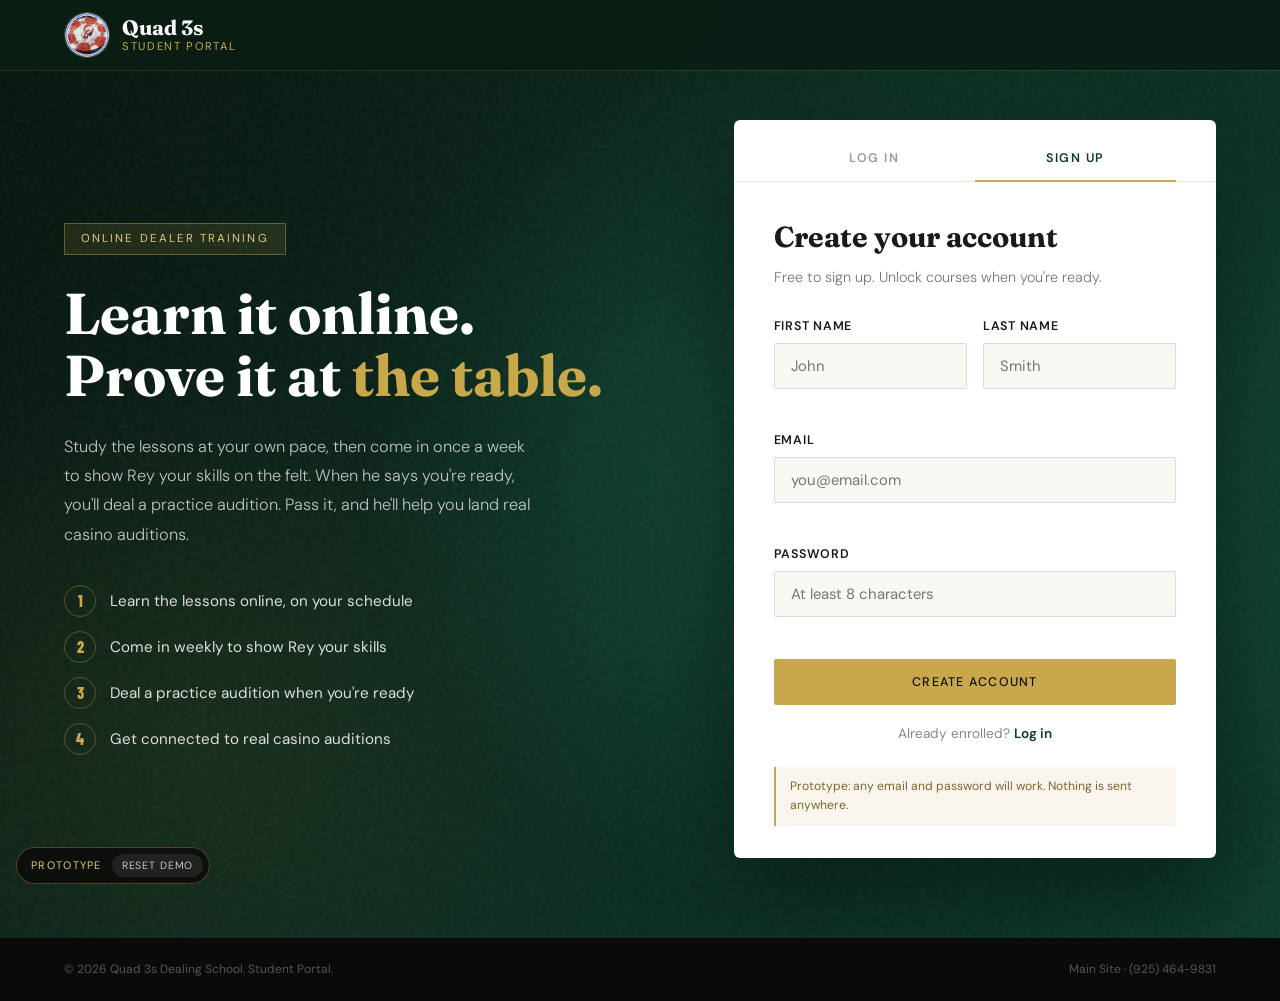
<file: quad3s-course.html>
<!DOCTYPE html>
<html lang="en">
<head>
    <meta charset="UTF-8">
    <meta name="viewport" content="width=device-width, initial-scale=1.0">
    <title>Student Portal | Quad 3s Dealing School</title>
    <link rel="icon" type="image/png" href="logo.png">
    <link rel="stylesheet" href="quad3s.css">
    <link rel="stylesheet" href="quad3s-course.css">
    <link rel="preconnect" href="https://fonts.googleapis.com">
    <link rel="preconnect" href="https://fonts.gstatic.com" crossorigin>
    <link href="https://fonts.googleapis.com/css2?family=Fraunces:wght@400;600;700&family=DM+Sans:wght@300;400;500;600&family=Barlow+Condensed:wght@700;800&display=swap" rel="stylesheet">
</head>
<body class="course-page">

<!-- ============ PORTAL NAV ============ -->
    <nav id="navbar" class="scrolled portal-nav">
        <div class="container nav-container">
            <div class="logo">
                <a href="index.html">
                    <img src="logo.png" alt="Quad 3s Dealing School Logo" width="60" height="60">
                    <span class="logo-text">Quad 3s<span class="logo-sub">Student Portal</span></span>
                </a>
            </div>
            <ul class="nav-links portal-links" id="portalLinks">
                <li><a href="#dashboard" data-nav="dashboard">Dashboard</a></li>
                <li><a href="#lesson" data-nav="lesson">My Course</a></li>
                <li><a href="index.html">Main Site</a></li>
            </ul>
            <div class="user-menu hidden" id="userMenu">
                <button class="user-chip" id="userChip" aria-haspopup="true" aria-expanded="false">
                    <span class="avatar" id="userInitials">SM</span>
                    <span class="user-name" id="userName">Student</span>
                    <svg viewBox="0 0 24 24" fill="none" stroke="currentColor" stroke-width="2" stroke-linecap="round" stroke-linejoin="round"><path d="M6 9l6 6 6-6"/></svg>
                </button>
                <div class="user-dropdown" id="userDropdown">
                    <a href="#dashboard">Dashboard</a>
                    <a href="#lesson">My Course</a>
                    <a href="index.html">Main Site</a>
                    <button id="logoutBtn">Log Out</button>
                </div>
            </div>
        </div>
    </nav>

<main>

<!-- ============ SCREEN: LOGIN / SIGN UP ============ -->
    <section class="screen screen-auth" id="screen-auth" hidden>
        <div class="auth-bg"></div>
        <div class="container auth-grid">
            <div class="auth-pitch">
                <div class="hero-badge">Online Dealer Training</div>
                <h1>Learn it online.<br>Prove it at <span class="text-gold">the table.</span></h1>
                <p>Study the lessons at your own pace, then come in once a week to show Rey your skills on the felt. When he says you're ready, you'll deal a practice audition. Pass it, and he'll help you land real casino auditions.</p>
                <ol class="auth-points">
                    <li><span>1</span>Learn the lessons online, on your schedule</li>
                    <li><span>2</span>Come in weekly to show Rey your skills</li>
                    <li><span>3</span>Deal a practice audition when you're ready</li>
                    <li><span>4</span>Get connected to real casino auditions</li>
                </ol>
            </div>

            <div class="auth-card">
                <div class="auth-tabs" role="tablist">
                    <button class="auth-tab active" data-tab="login" role="tab">Log In</button>
                    <button class="auth-tab" data-tab="signup" role="tab">Sign Up</button>
                </div>

                <form class="auth-form" id="loginForm" novalidate>
                    <h2>Welcome back</h2>
                    <p class="auth-sub">Log in to pick up where you left off.</p>
                    <div class="form-group">
                        <label for="loginEmail">Email</label>
                        <input type="email" id="loginEmail" placeholder="you@email.com" autocomplete="email">
                        <span class="field-error" id="loginEmailError"></span>
                    </div>
                    <div class="form-group">
                        <label for="loginPassword">Password</label>
                        <input type="password" id="loginPassword" placeholder="Your password" autocomplete="current-password">
                        <span class="field-error" id="loginPasswordError"></span>
                    </div>
                    <button type="submit" class="btn btn-primary btn-full">Log In</button>
                    <p class="auth-switch">New student? <a href="#signup">Create an account</a></p>
                </form>

                <form class="auth-form hidden" id="signupForm" novalidate>
                    <h2>Create your account</h2>
                    <p class="auth-sub">Free to sign up. Unlock courses when you're ready.</p>
                    <div class="form-row">
                        <div class="form-group">
                            <label for="suFirst">First Name</label>
                            <input type="text" id="suFirst" placeholder="John" autocomplete="given-name">
                            <span class="field-error" id="suFirstError"></span>
                        </div>
                        <div class="form-group">
                            <label for="suLast">Last Name</label>
                            <input type="text" id="suLast" placeholder="Smith" autocomplete="family-name">
                            <span class="field-error" id="suLastError"></span>
                        </div>
                    </div>
                    <div class="form-group">
                        <label for="suEmail">Email</label>
                        <input type="email" id="suEmail" placeholder="you@email.com" autocomplete="email">
                        <span class="field-error" id="suEmailError"></span>
                    </div>
                    <div class="form-group">
                        <label for="suPassword">Password</label>
                        <input type="password" id="suPassword" placeholder="At least 8 characters" autocomplete="new-password">
                        <span class="field-error" id="suPasswordError"></span>
                    </div>
                    <button type="submit" class="btn btn-primary btn-full">Create Account</button>
                    <p class="auth-switch">Already enrolled? <a href="#login">Log in</a></p>
                </form>

                <p class="demo-note">Prototype: any email and password will work. Nothing is sent anywhere.</p>
            </div>
        </div>
    </section>

<!-- ============ SCREEN: DASHBOARD ============ -->
    <section class="screen screen-dashboard" id="screen-dashboard" hidden>
        <div class="container">
            <header class="dash-header reveal">
                <div>
                    <div class="section-label">Student Dashboard</div>
                    <h1><span id="dashHello">Welcome back, </span><span id="dashName">Student</span></h1>
                    <p id="dashSub">Pick up where you left off.</p>
                </div>
            </header>

            <div class="dash-grid">
                <div class="dash-main">
                    <!-- Continue card (filled by JS) -->
                    <div class="continue-card reveal" id="continueCard"></div>

                    <!-- Stats -->
                    <div class="dash-stats reveal">
                        <div class="dash-stat">
                            <span class="dash-stat-num" id="statLessons">0/4</span>
                            <span class="dash-stat-label">Lessons Done</span>
                        </div>
                        <div class="dash-stat">
                            <span class="dash-stat-num" id="statQuiz">Locked</span>
                            <span class="dash-stat-label">Module 1 Quiz</span>
                        </div>
                        <div class="dash-stat">
                            <span class="dash-stat-num" id="statModules">0/4</span>
                            <span class="dash-stat-label">Modules Open</span>
                        </div>
                    </div>

                    <h2 class="dash-h2">My Courses</h2>
                    <div class="dash-courses" id="dashCourses"></div>
                </div>

                <aside class="dash-side">
                    <div class="side-card reveal">
                        <div class="side-card-icon">
                            <svg viewBox="0 0 24 24" fill="none" stroke="currentColor" stroke-width="1.5" stroke-linecap="round" stroke-linejoin="round"><circle cx="12" cy="12" r="10"/><polyline points="12 6 12 12 16 14"/></svg>
                        </div>
                        <h3>Hands-On Practice</h3>
                        <p>Lessons teach the why. Table time teaches your hands. Plan to come in once a week so Rey can check your skills on the felt.</p>
                        <ul class="side-list">
                            <li><strong>Hours</strong><span>Mon - Sun, 11am - 4pm</span></li>
                            <li><strong>Location</strong><span>3333 Vincent Rd, Suite 260<br>Pleasant Hill, CA</span></li>
                            <li><strong>Phone</strong><span>(925) 464-9831</span></li>
                        </ul>
                    </div>
                    <div class="side-card side-card-dark reveal">
                        <h3>Your Path to the Floor</h3>
                        <ol class="path-steps">
                            <li><span>1</span>Finish the online lessons</li>
                            <li><span>2</span>Weekly skill check-ins with Rey</li>
                            <li><span>3</span>Practice audition when he says you're ready</li>
                            <li><span>4</span>Real casino auditions</li>
                        </ol>
                    </div>
                </aside>
            </div>
        </div>
    </section>

<!-- ============ SCREEN: CHECKOUT / PAYWALL ============ -->
    <section class="screen screen-checkout" id="screen-checkout" hidden>
        <div class="container">
            <a href="#dashboard" class="back-link">
                <svg viewBox="0 0 24 24" fill="none" stroke="currentColor" stroke-width="2" stroke-linecap="round" stroke-linejoin="round"><path d="M19 12H5M12 19l-7-7 7-7"/></svg>
                Back to dashboard
            </a>

            <div class="checkout-grid" id="checkoutBody">
                <div class="order-card reveal">
                    <div class="section-label">Unlock Course</div>
                    <span class="course-suit" id="coSuit">♠</span>
                    <h1 id="coTitle">Texas Hold'em</h1>
                    <p id="coDesc"></p>
                    <ul class="course-includes" id="coIncludes"></ul>

                    <div class="price-line">
                        <span>One-time payment</span>
                        <strong id="coFull">$100</strong>
                    </div>
                    <p class="plan-note">Placeholder pricing for the prototype. Final pricing comes from Rey.</p>
                </div>

                <div class="pay-card reveal">
                    <form id="payForm" novalidate>
                        <div class="pay-head">
                            <h2>Payment Details</h2>
                            <span class="lock-pill">
                                <svg viewBox="0 0 24 24" fill="none" stroke="currentColor" stroke-width="2" stroke-linecap="round" stroke-linejoin="round"><rect x="3" y="11" width="18" height="11" rx="2"/><path d="M7 11V7a5 5 0 0 1 10 0v4"/></svg>
                                Secure checkout
                            </span>
                        </div>
                        <div class="demo-warning">
                            <strong>Demo only.</strong> No payment is processed and nothing you type leaves this page. Test numbers are filled in for you.
                        </div>
                        <div class="form-group">
                            <label for="payName">Name on Card</label>
                            <input type="text" id="payName" autocomplete="off">
                            <span class="field-error" id="payNameError"></span>
                        </div>
                        <div class="form-group">
                            <label for="payCard">Card Number</label>
                            <input type="text" id="payCard" inputmode="numeric" value="4242 4242 4242 4242" autocomplete="off">
                            <span class="field-error" id="payCardError"></span>
                        </div>
                        <div class="form-row form-row-3">
                            <div class="form-group">
                                <label for="payExp">Expiry</label>
                                <input type="text" id="payExp" value="12 / 30" autocomplete="off">
                            </div>
                            <div class="form-group">
                                <label for="payCvc">CVC</label>
                                <input type="text" id="payCvc" value="123" autocomplete="off">
                            </div>
                            <div class="form-group">
                                <label for="payZip">ZIP</label>
                                <input type="text" id="payZip" value="94523" autocomplete="off">
                            </div>
                        </div>
                        <div class="pay-total">
                            <span>Due today</span>
                            <strong id="coDue">$100</strong>
                        </div>
                        <button type="submit" class="btn btn-primary btn-full" id="payBtn">
                            <span class="btn-text">Complete Purchase</span>
                            <span class="btn-loading">Processing...</span>
                        </button>
                        <p class="form-disclaimer">In the real build, this form is replaced by Stripe Checkout so card details never touch the school's site.</p>
                    </form>

                    <div class="pay-success hidden" id="paySuccess">
                        <div class="success-icon">✓</div>
                        <h2>You're In!</h2>
                        <p id="paySuccessMsg">Texas Hold'em is unlocked. Let's deal your first hand.</p>
                        <a href="#lesson" class="btn btn-primary" id="paySuccessBtn">Start Module 1</a>
                    </div>
                </div>
            </div>
        </div>
    </section>

<!-- ============ SCREEN: COMING SOON ============ -->
    <section class="screen screen-soon" id="screen-soon" hidden>
        <div class="container soon-wrap reveal">
            <span class="course-suit">♥</span>
            <h1 id="soonTitle">Casino Table Games</h1>
            <p>This course is unlocked on your account. Lessons are being filmed now, so check back soon. In the meantime, table time at the school is open every day.</p>
            <a href="#dashboard" class="btn btn-outline">Back to Dashboard</a>
        </div>
    </section>

<!-- ============ SCREEN: LESSON ============ -->
    <section class="screen screen-lesson" id="screen-lesson" hidden>
        <div class="container lesson-layout">

            <!-- Course outline sidebar -->
            <aside class="outline" id="outline">
                <div class="outline-head" id="outlineHead">
                    <span class="outline-course">♠ Texas Hold'em
                        <svg class="outline-chev" viewBox="0 0 24 24" fill="none" stroke="currentColor" stroke-width="2" stroke-linecap="round" stroke-linejoin="round"><path d="M6 9l6 6 6-6"/></svg>
                    </span>
                    <div class="outline-progress">
                        <div class="progress-track"><div class="progress-fill" id="outlineFill"></div></div>
                        <span id="outlinePct">0%</span>
                    </div>
                </div>

                <div class="outline-module open">
                    <div class="outline-module-title">
                        <span class="mod-num">01</span>
                        <span>Hold'em Fundamentals</span>
                    </div>
                    <ol class="outline-items">
                        <li><a href="#l1" data-outline="1"><span class="oi-check"></span>The Table and the Button</a></li>
                        <li><a href="#l2" data-outline="2"><span class="oi-check"></span>Pitching the Hole Cards</a></li>
                        <li><a href="#l3" data-outline="3"><span class="oi-check"></span>Burn and Turn</a></li>
                        <li><a href="#l4" data-outline="4"><span class="oi-check"></span>Who Acts First</a></li>
                        <li><a href="#quiz" data-outline="quiz" class="oi-quiz"><span class="oi-check"></span>Module Quiz</a></li>
                    </ol>
                </div>

                <div class="outline-module locked" id="mod2Outline">
                    <div class="outline-module-title">
                        <span class="mod-num">02</span>
                        <span>Pot Management &amp; Chip Handling</span>
                        <svg class="lock-ic" viewBox="0 0 24 24" fill="none" stroke="currentColor" stroke-width="2" stroke-linecap="round" stroke-linejoin="round"><rect x="3" y="11" width="18" height="11" rx="2"/><path d="M7 11V7a5 5 0 0 1 10 0v4"/></svg>
                    </div>
                    <p class="outline-lock-msg" id="mod2Msg">Pass the Module 1 quiz to unlock</p>
                </div>
                <div class="outline-module locked">
                    <div class="outline-module-title">
                        <span class="mod-num">03</span>
                        <span>Showdown &amp; Reading Hands</span>
                        <svg class="lock-ic" viewBox="0 0 24 24" fill="none" stroke="currentColor" stroke-width="2" stroke-linecap="round" stroke-linejoin="round"><rect x="3" y="11" width="18" height="11" rx="2"/><path d="M7 11V7a5 5 0 0 1 10 0v4"/></svg>
                    </div>
                </div>
                <div class="outline-module locked">
                    <div class="outline-module-title">
                        <span class="mod-num">04</span>
                        <span>Audition Prep</span>
                        <svg class="lock-ic" viewBox="0 0 24 24" fill="none" stroke="currentColor" stroke-width="2" stroke-linecap="round" stroke-linejoin="round"><rect x="3" y="11" width="18" height="11" rx="2"/><path d="M7 11V7a5 5 0 0 1 10 0v4"/></svg>
                    </div>
                </div>
            </aside>

            <!-- Lesson content -->
            <div class="lesson-main">
                <div class="lesson-crumbs">
                    <a href="#dashboard">Dashboard</a> <span>/</span> Texas Hold'em <span>/</span> Module 1
                </div>
                <header class="lesson-header">
                    <div class="section-label">Module 01</div>
                    <h1>Hold'em Fundamentals for Dealers</h1>
                    <p class="lesson-meta">4 lessons <span>·</span> 1 quiz <span>·</span> About 35 minutes</p>
                </header>

                <!-- Video placeholder -->
                <div class="video-shell reveal" id="videoShell">
                    <div class="video-felt"></div>
                    <button class="video-play" id="videoPlay" aria-label="Play module video">
                        <svg viewBox="0 0 24 24" fill="currentColor"><path d="M8 5v14l11-7z"/></svg>
                    </button>
                    <div class="video-caption">
                        <span class="video-tag">Video Placeholder</span>
                        <strong>Module 1 Overview with Rey</strong>
                        <span>Lesson video goes here once it's filmed</span>
                    </div>
                    <div class="video-bar">
                        <div class="video-bar-fill"></div>
                        <span>0:00 / 12:40</span>
                    </div>
                </div>

                <!-- ===== LESSON 1 ===== -->
                <article class="lesson-block reveal" id="l1" data-lesson="1">
                    <div class="lesson-kicker"><span>Lesson 1</span><span class="done-pill">Complete</span></div>
                    <h2>The Table and the Button</h2>
                    <p>Before you pitch a single card, you need to read the table. In Texas Hold'em the house dealer never plays a hand. Instead, a round disk called the <strong>dealer button</strong> marks which player acts as the dealer for that hand. Who posts the blinds, who gets the first card, and who acts first are all measured from the button.</p>
                    <p>The two players to the left of the button post forced bets called <strong>blinds</strong>. The <strong>small blind</strong> sits directly left of the button. The <strong>big blind</strong> sits left of the small blind. The player left of the big blind is <strong>under the gun</strong>, or UTG.</p>

                    <div class="demo">
                        <div class="demo-head">
                            <span class="demo-label">Interactive Table</span>
                            <span class="demo-hint">Move the button and watch the blinds follow it.</span>
                        </div>
                        <div class="felt-wrap" data-demo="positions"></div>
                        <div class="demo-controls">
                            <button class="btn btn-primary btn-sm" id="moveBtn">Move Button</button>
                            <span class="demo-status" id="posStatus">Hand 1</span>
                        </div>
                    </div>

                    <p>After every hand, the button moves one seat clockwise. That way every player takes a turn in every position, and nobody pays the blinds twice in a row.</p>

                    <ul class="key-points">
                        <li>The button marks the dealer position for the hand.</li>
                        <li>Small blind is one seat left of the button. Big blind is two seats left.</li>
                        <li>The button moves one seat clockwise after every hand.</li>
                    </ul>

                    <div class="check" data-check="1" data-correct="b">
                        <span class="check-label">Quick Check</span>
                        <p class="check-q">Where does the big blind sit?</p>
                        <div class="check-opts">
                            <button data-opt="a">Directly left of the button</button>
                            <button data-opt="b">Two seats left of the button</button>
                            <button data-opt="c">Directly right of the button</button>
                        </div>
                        <p class="check-feedback"></p>
                    </div>
                </article>

                <!-- ===== LESSON 2 ===== -->
                <article class="lesson-block reveal" id="l2" data-lesson="2">
                    <div class="lesson-kicker"><span>Lesson 2</span><span class="done-pill">Complete</span></div>
                    <h2>Pitching the Hole Cards</h2>
                    <p>Each player gets two private cards called <strong>hole cards</strong>. You deal them one at a time, clockwise, starting with the small blind. Go around the table once, then go around again. The button always gets the last card.</p>

                    <div class="demo">
                        <div class="demo-head">
                            <span class="demo-label">Watch the Deal</span>
                            <span class="demo-hint">Notice where the first card lands.</span>
                        </div>
                        <div class="felt-wrap" data-demo="deal"></div>
                        <div class="demo-controls">
                            <button class="btn btn-primary btn-sm" id="dealBtn">Deal Hole Cards</button>
                            <span class="demo-status" id="dealStatus">Ready to deal</span>
                        </div>
                    </div>

                    <p>A clean pitch keeps the card low to the felt and lands it right in front of the player. Cards that flip over or fly off the table slow the game down and can expose information. A steady grip on the deck and a smooth wrist motion are the first things Rey drills on day one.</p>

                    <ul class="key-points">
                        <li>Two cards each, one at a time, clockwise.</li>
                        <li>The first card goes to the small blind. The button gets the last card.</li>
                        <li>Count check: players × 2. Six players means 12 cards out.</li>
                    </ul>

                    <div class="check" data-check="2" data-correct="b">
                        <span class="check-label">Quick Check</span>
                        <p class="check-q">Which player gets the last hole card?</p>
                        <div class="check-opts">
                            <button data-opt="a">The big blind</button>
                            <button data-opt="b">The button</button>
                            <button data-opt="c">Under the gun</button>
                        </div>
                        <p class="check-feedback"></p>
                    </div>
                </article>

                <!-- ===== LESSON 3 ===== -->
                <article class="lesson-block reveal" id="l3" data-lesson="3">
                    <div class="lesson-kicker"><span>Lesson 3</span><span class="done-pill">Complete</span></div>
                    <h2>Burn and Turn: Dealing the Board</h2>
                    <p>The <strong>board</strong> is the set of community cards everyone shares. Before each round of board cards, you <strong>burn</strong> one card face down. Burning protects the game in case the top card was flashed or marked.</p>
                    <p>The <strong>flop</strong> is three cards turned face up together. The <strong>turn</strong> is one card. The <strong>river</strong> is one card. A hand that goes all the way uses three burns and five board cards.</p>

                    <div class="demo">
                        <div class="demo-head">
                            <span class="demo-label">Deal the Board</span>
                            <div class="street-pills" id="streetPills">
                                <span class="active">Preflop</span><span>Flop</span><span>Turn</span><span>River</span>
                            </div>
                        </div>
                        <div class="felt-wrap" data-demo="board"></div>
                        <div class="demo-controls">
                            <button class="btn btn-primary btn-sm" id="streetBtn">Burn &amp; Deal Flop</button>
                            <span class="demo-status" id="boardStatus">Burned: 0</span>
                        </div>
                    </div>

                    <ul class="key-points">
                        <li>Burn one card before the flop, the turn, and the river.</li>
                        <li>Flop is 3 cards. Turn is 1. River is 1.</li>
                        <li>Keep burn cards together, face down, near the deck.</li>
                    </ul>

                    <div class="check" data-check="3" data-correct="b">
                        <span class="check-label">Quick Check</span>
                        <p class="check-q">What do you do right before dealing the turn?</p>
                        <div class="check-opts">
                            <button data-opt="a">Turn the top card right away</button>
                            <button data-opt="b">Burn one card face down</button>
                            <button data-opt="c">Shuffle the remaining deck</button>
                        </div>
                        <p class="check-feedback"></p>
                    </div>
                </article>

                <!-- ===== LESSON 4 ===== -->
                <article class="lesson-block reveal" id="l4" data-lesson="4">
                    <div class="lesson-kicker"><span>Lesson 4</span><span class="done-pill">Complete</span></div>
                    <h2>Who Acts First</h2>
                    <p>As the dealer, you run the action. You need to know whose turn it is every single time. <strong>Before the flop</strong>, action starts with the player under the gun and moves clockwise. The big blind acts last, because they already have a bet in.</p>
                    <p><strong>On the flop, turn, and river</strong>, action starts with the first active player left of the button. The button acts last on every street after the flop, which is why players call it the best seat at the table.</p>

                    <div class="demo">
                        <div class="demo-head">
                            <span class="demo-label">Follow the Action</span>
                            <div class="seg" id="actionSeg">
                                <button class="active" data-mode="pre">Preflop</button>
                                <button data-mode="post">After the Flop</button>
                            </div>
                        </div>
                        <div class="felt-wrap" data-demo="action"></div>
                        <div class="demo-controls">
                            <button class="btn btn-primary btn-sm" id="actionBtn">Play Action Order</button>
                            <span class="demo-status" id="actionStatus">Preflop order</span>
                        </div>
                    </div>

                    <ul class="key-points">
                        <li>Preflop: UTG acts first, big blind acts last.</li>
                        <li>Flop, turn, river: first active player left of the button acts first.</li>
                        <li>The button acts last on every street after the flop.</li>
                    </ul>

                    <div class="check" data-check="4" data-correct="c">
                        <span class="check-label">Quick Check</span>
                        <p class="check-q">Before the flop, who acts last?</p>
                        <div class="check-opts">
                            <button data-opt="a">The button</button>
                            <button data-opt="b">The small blind</button>
                            <button data-opt="c">The big blind</button>
                        </div>
                        <p class="check-feedback"></p>
                    </div>
                </article>

                <!-- ===== QUIZ ===== -->
                <section class="quiz-block reveal" id="quiz">
                    <div class="quiz-lock" id="quizLock">
                        <svg viewBox="0 0 24 24" fill="none" stroke="currentColor" stroke-width="1.5" stroke-linecap="round" stroke-linejoin="round"><rect x="3" y="11" width="18" height="11" rx="2"/><path d="M7 11V7a5 5 0 0 1 10 0v4"/></svg>
                        <h3>Quiz Locked</h3>
                        <p id="quizLockMsg">Answer the Quick Check in all 4 lessons to unlock the module quiz.</p>
                    </div>

                    <div class="quiz-inner">
                        <div class="section-label light">Module 1 Quiz</div>
                        <h2>Prove It to Move On</h2>
                        <p class="quiz-intro">Score 4 out of 5 to unlock Module 2. You can retake it as many times as you need.</p>
                        <form id="quizForm"></form>
                        <div class="quiz-result hidden" id="quizResult"></div>
                    </div>
                </section>

                <!-- Next module card -->
                <div class="next-module reveal" id="nextModule">
                    <div>
                        <span class="next-label">Up Next · Module 02</span>
                        <h3>Pot Management &amp; Chip Handling</h3>
                        <p id="nextMsg">Locked until you pass the Module 1 quiz.</p>
                    </div>
                    <span class="next-lock" id="nextLock">
                        <svg viewBox="0 0 24 24" fill="none" stroke="currentColor" stroke-width="1.5" stroke-linecap="round" stroke-linejoin="round"><rect x="3" y="11" width="18" height="11" rx="2"/><path d="M7 11V7a5 5 0 0 1 10 0v4"/></svg>
                    </span>
                </div>
            </div>
        </div>
    </section>

</main>

<!-- ============ FOOTER ============ -->
    <footer class="portal-footer">
        <div class="container portal-footer-inner">
            <p>&copy; 2026 Quad 3s Dealing School. Student Portal.</p>
            <p><a href="index.html">Main Site</a> · <a href="tel:9254649831">(925) 464-9831</a></p>
        </div>
    </footer>

<!-- Prototype pill + toast -->
    <div class="proto-pill">
        <span>Prototype</span>
        <button id="resetDemo">Reset demo</button>
    </div>
    <div class="toast" id="toast" role="status" aria-live="polite"></div>

    <script src="quad3s-course.js"></script>
</body>
</html>
</file>
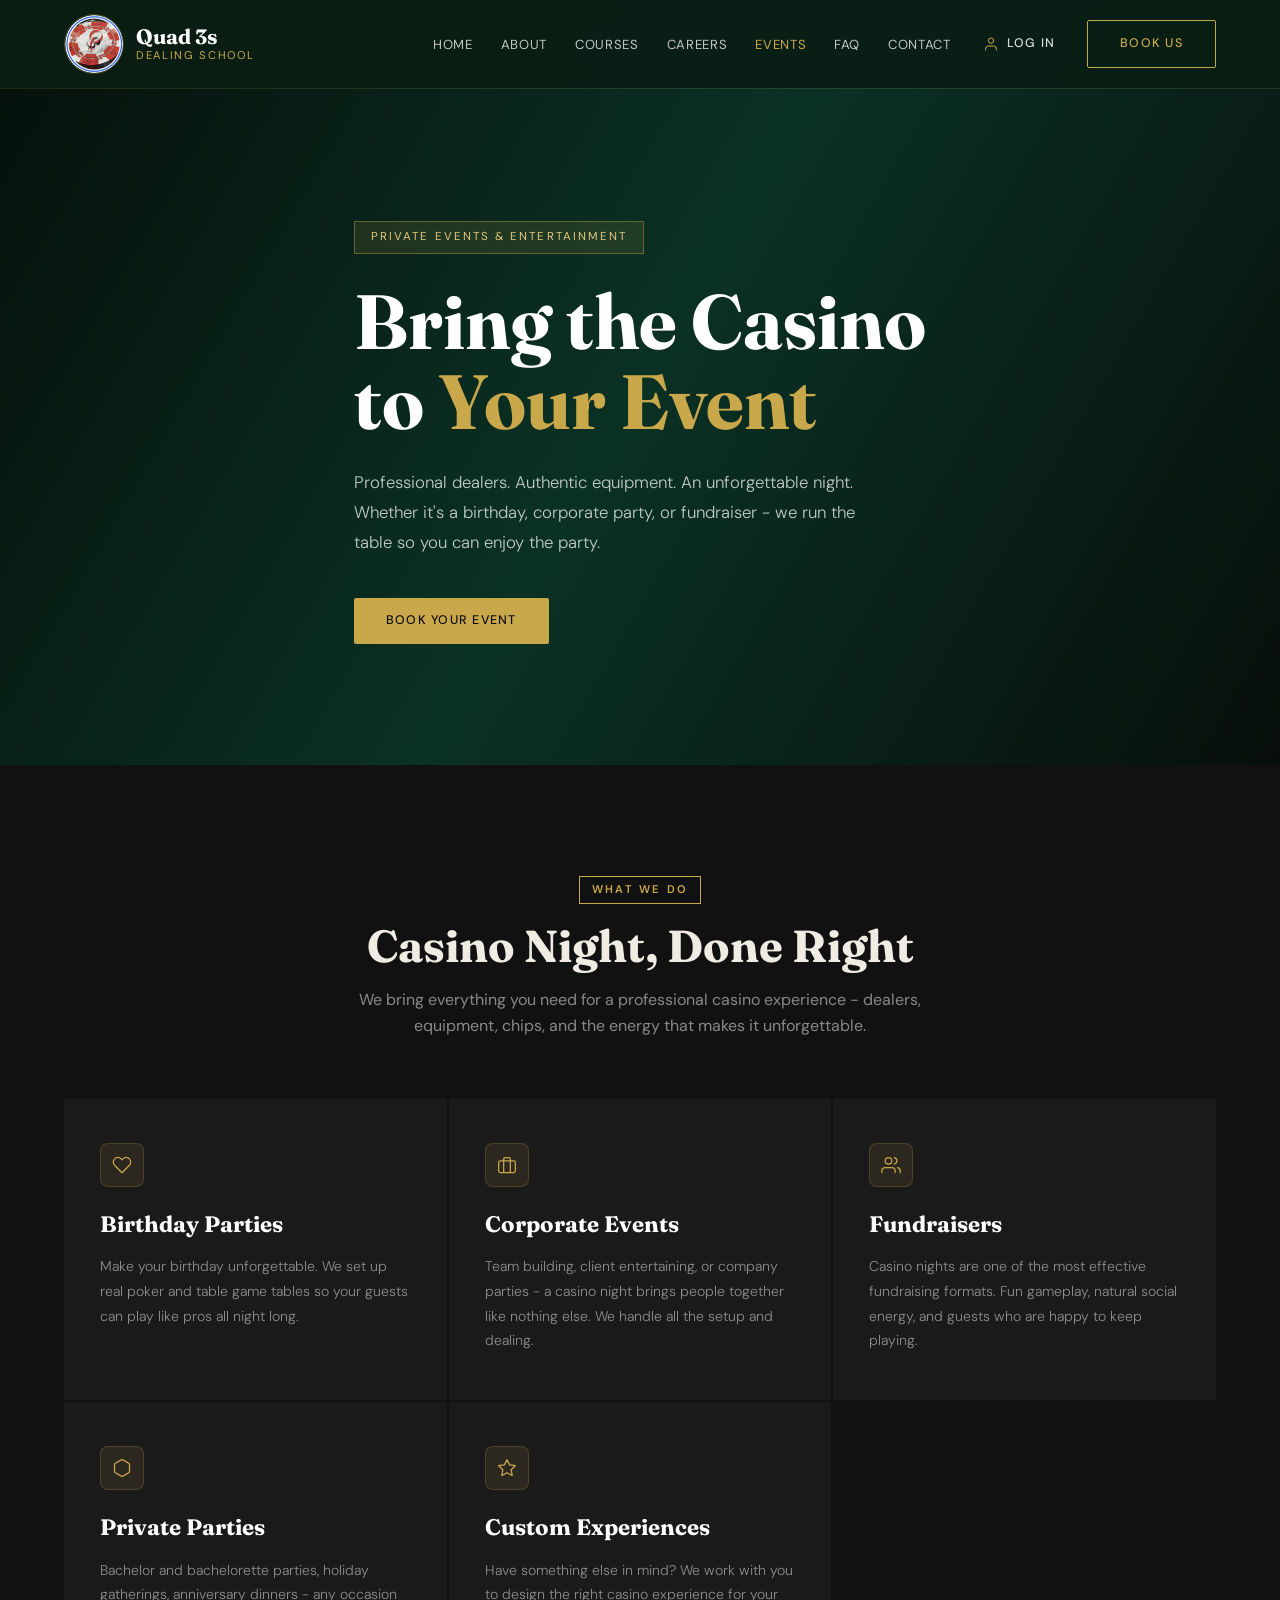
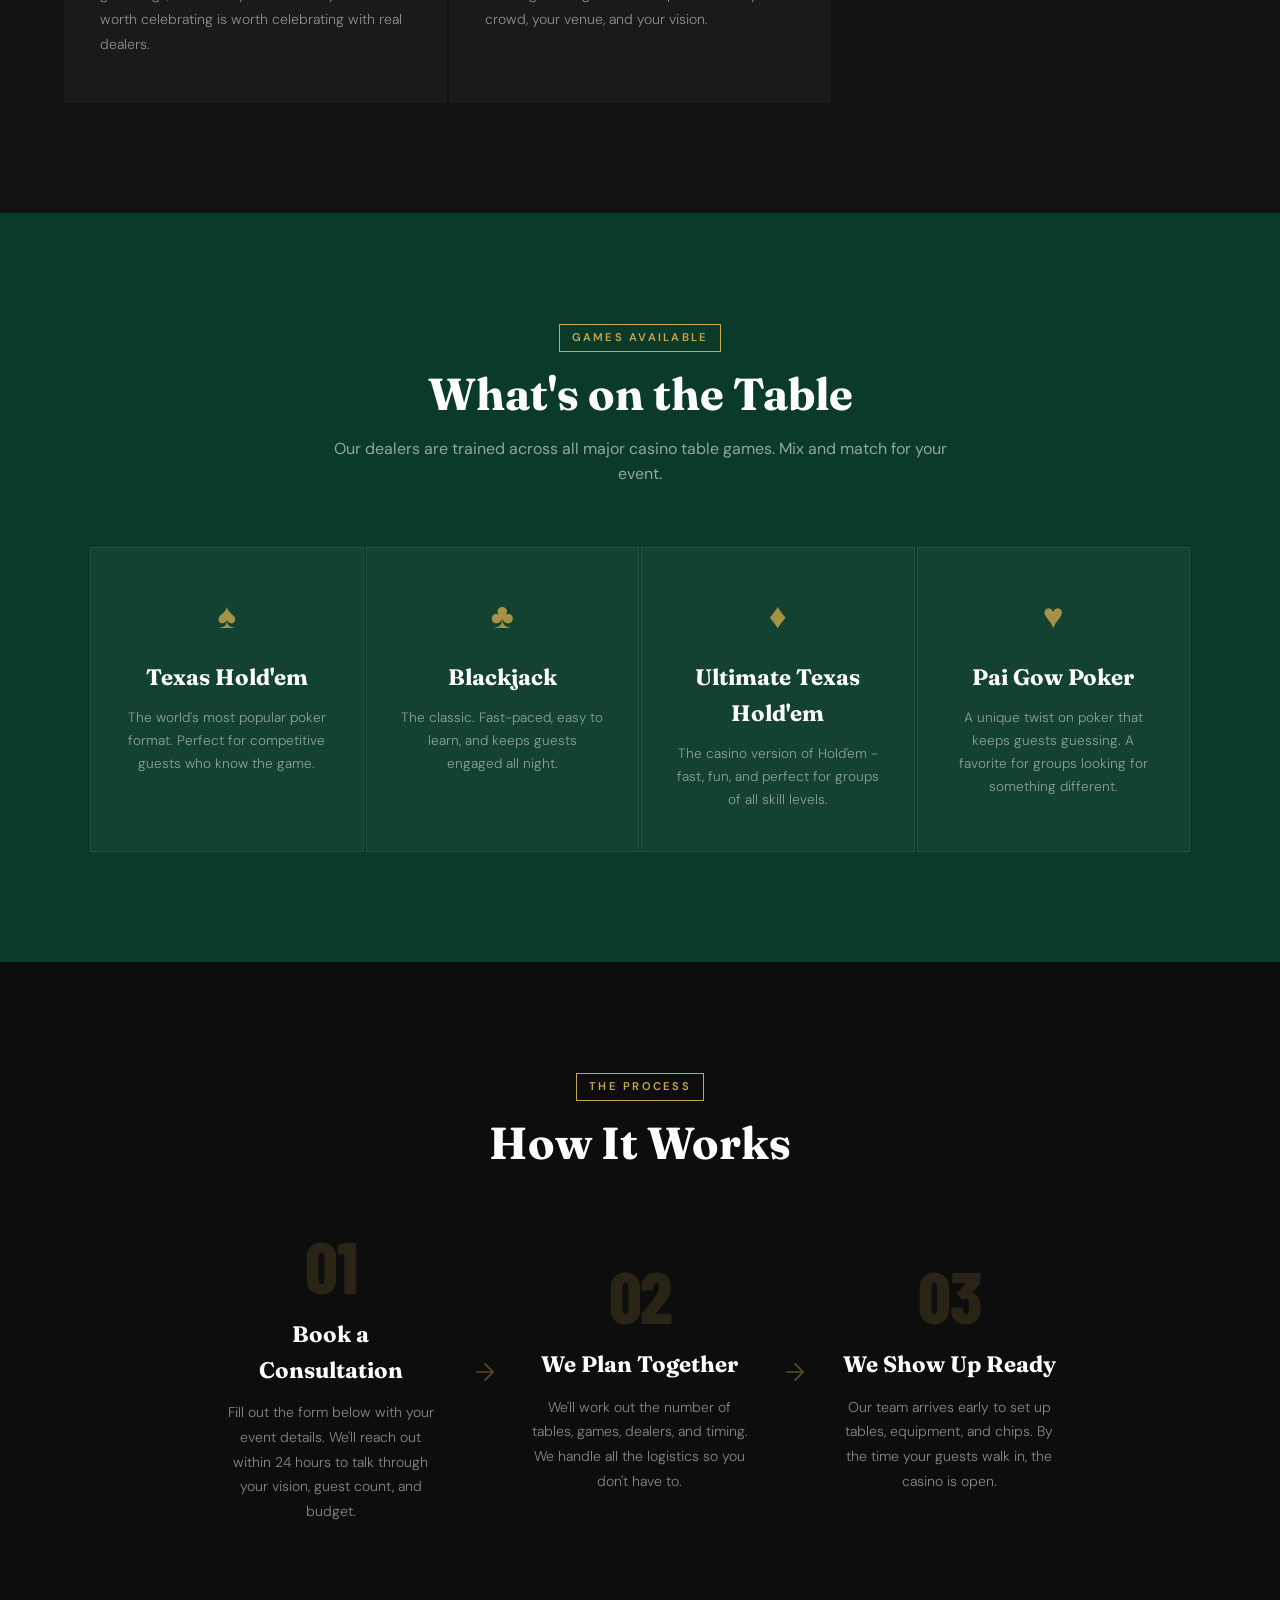
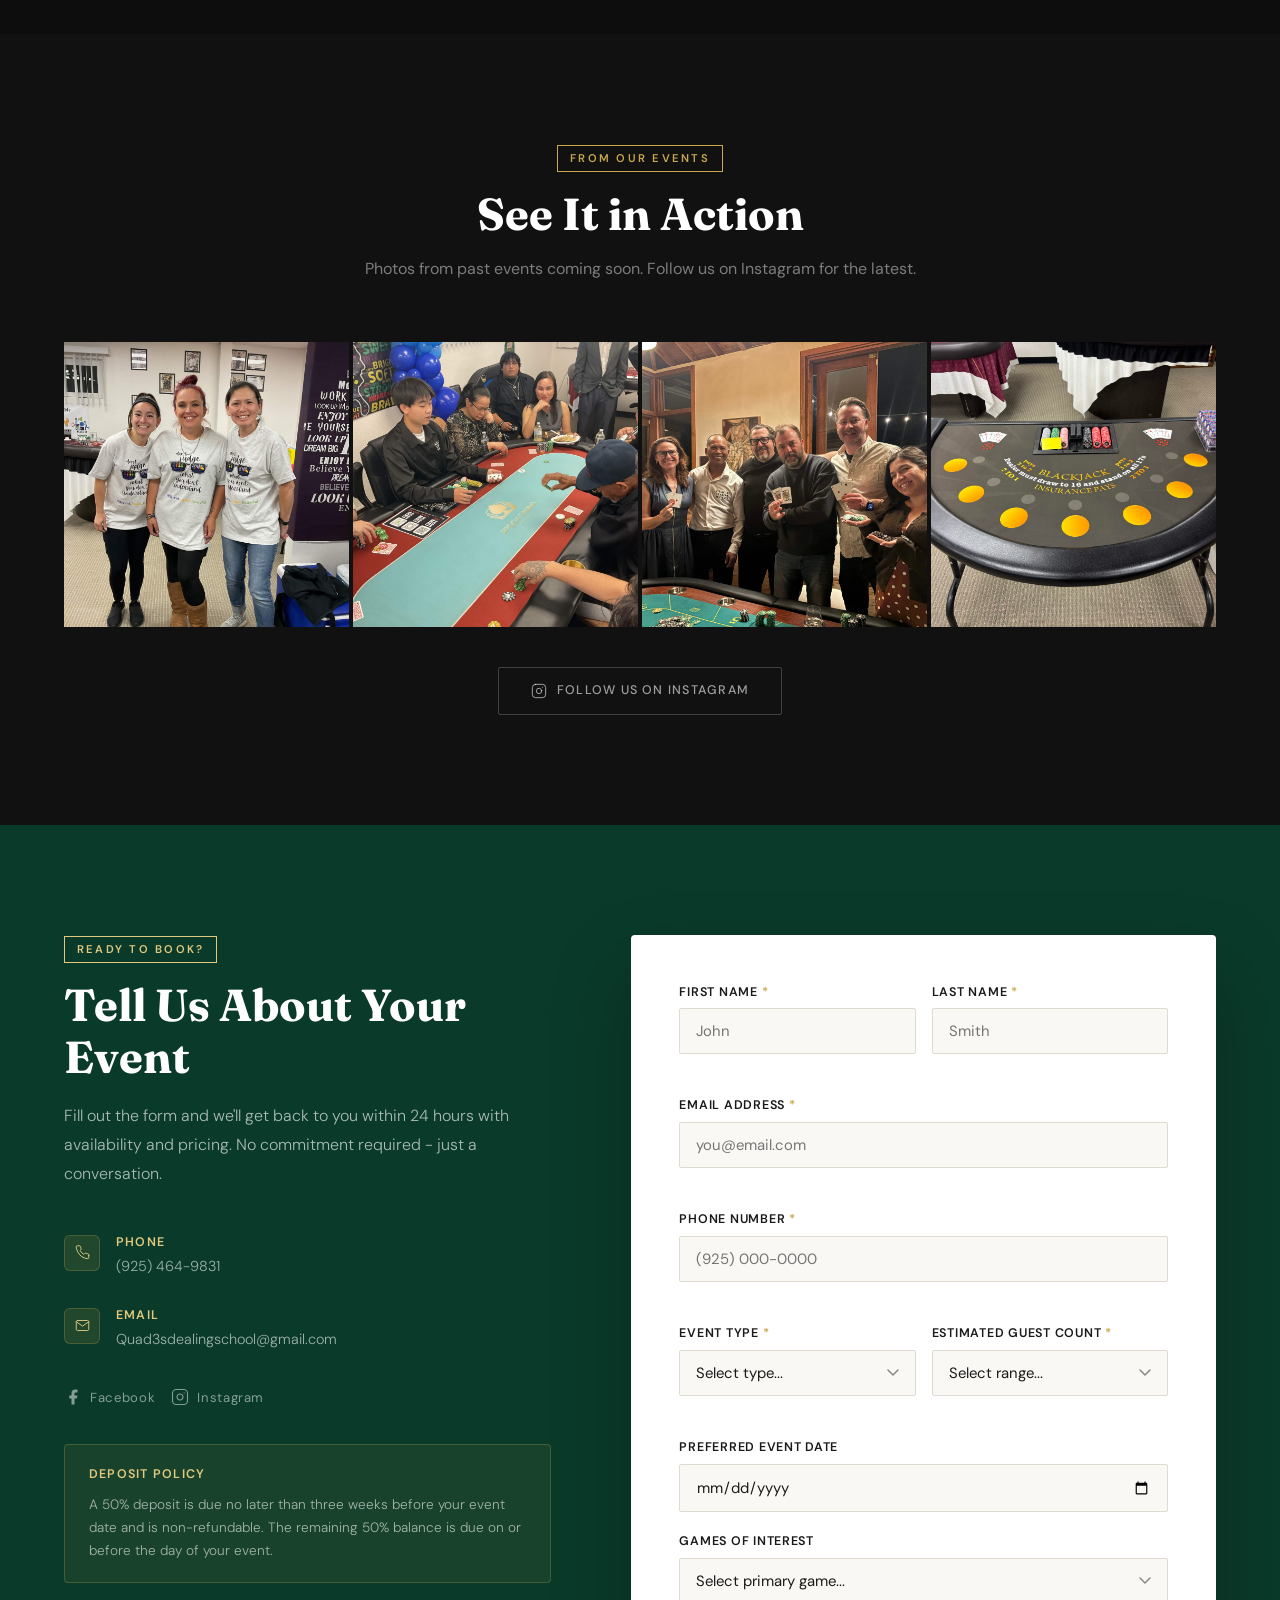
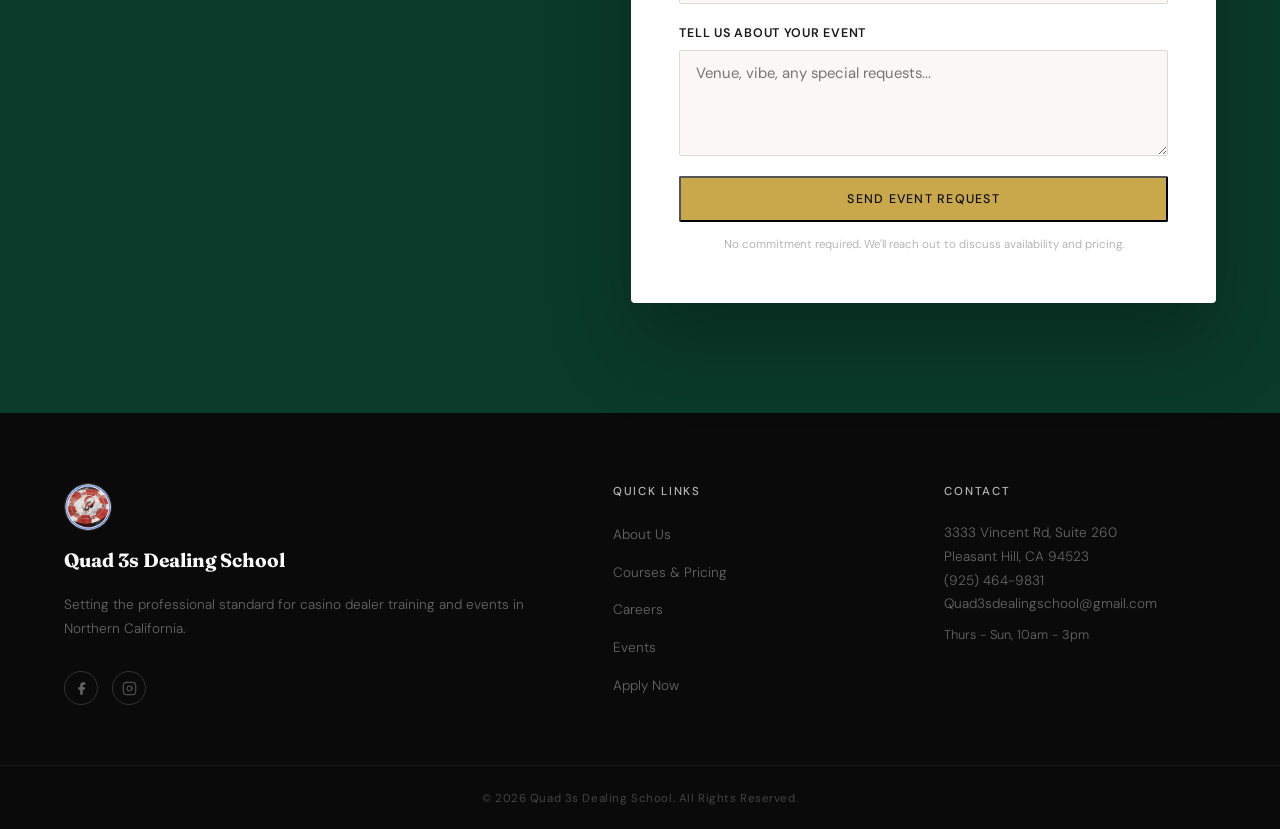
<file: quad3s-events.html>
<!DOCTYPE html>
<html lang="en">
<head>
    <meta charset="UTF-8">
    <meta name="viewport" content="width=device-width, initial-scale=1.0">
    <title>Events & Booking | Quad 3s Dealing School</title>
    <link rel="icon" type="image/png" href="logo.png">
    <link rel="stylesheet" href="quad3s.css">
    <link rel="stylesheet" href="quad3s-events.css">
    <link rel="preconnect" href="https://fonts.googleapis.com">
    <link rel="preconnect" href="https://fonts.gstatic.com" crossorigin>
    <link href="https://fonts.googleapis.com/css2?family=Fraunces:wght@400;600;700&family=DM+Sans:wght@300;400;500;600&family=Barlow+Condensed:wght@700;800&display=swap" rel="stylesheet">
</head>
<body class="events-page">

<!-- Sticky Navigation -->
    <nav id="navbar" class="scrolled">
        <div class="container nav-container">
            <div class="logo">
                <a href="index.html">
                    <img src="logo.png" alt="Quad 3s Dealing School Logo" width="60" height="60">
                    <span class="logo-text">Quad 3s<span class="logo-sub">Dealing School</span></span>
                </a>
            </div>
            <ul class="nav-links">
                <li><a href="index.html">Home</a></li>
                <li><a href="index.html#about">About</a></li>
                <li><a href="index.html#courses">Courses</a></li>
                <li><a href="index.html#careers">Careers</a></li>
                <li><a href="quad3s-events.html" class="active">Events</a></li>
                <li><a href="index.html#faq">FAQ</a></li>
                <li><a href="index.html#contact">Contact</a></li>
                <li class="nav-login-item" id="navLoginItem"><a href="quad3s-course.html#login">Student Log In</a></li>
            </ul>
            <div class="nav-account" id="navAccount"></div>
            <div class="nav-cta">
                <a href="#book" class="btn btn-outline">Book Us</a>
            </div>
            <div class="menu-toggle" id="mobile-menu">
                <span class="bar"></span>
                <span class="bar"></span>
                <span class="bar"></span>
            </div>
        </div>
    </nav>

<!-- Events Hero -->
    <header class="events-hero">
        <div class="events-hero-overlay"></div>
        <div class="container events-hero-content">
            <div class="hero-badge">Private Events & Entertainment</div>
            <h1>Bring the Casino<br>to <span class="text-gold">Your Event</span></h1>
            <p>Professional dealers. Authentic equipment. An unforgettable night. Whether it's a birthday, corporate party, or fundraiser - we run the table so you can enjoy the party.</p>
            <a href="#book" class="btn btn-primary">Book Your Event</a>
        </div>
    </header>

<!-- What We Offer -->
    <section class="events-what">
        <div class="container">
            <div class="section-header">
                <div class="section-label">What We Do</div>
                <h2>Casino Night, Done Right</h2>
                <p>We bring everything you need for a professional casino experience - dealers, equipment, chips, and the energy that makes it unforgettable.</p>
            </div>
            <div class="events-offer-grid">
                <div class="offer-card">
                    <div class="offer-icon">
                        <svg viewBox="0 0 24 24" fill="none" stroke="currentColor" stroke-width="1.5" stroke-linecap="round" stroke-linejoin="round"><path d="M20.84 4.61a5.5 5.5 0 0 0-7.78 0L12 5.67l-1.06-1.06a5.5 5.5 0 0 0-7.78 7.78l1.06 1.06L12 21.23l7.78-7.78 1.06-1.06a5.5 5.5 0 0 0 0-7.78z"/></svg>
                    </div>
                    <h3>Birthday Parties</h3>
                    <p>Make your birthday unforgettable. We set up real poker and table game tables so your guests can play like pros all night long.</p>
                </div>
                <div class="offer-card">
                    <div class="offer-icon">
                        <svg viewBox="0 0 24 24" fill="none" stroke="currentColor" stroke-width="1.5" stroke-linecap="round" stroke-linejoin="round"><rect x="2" y="7" width="20" height="14" rx="2" ry="2"/><path d="M16 21V5a2 2 0 0 0-2-2h-4a2 2 0 0 0-2 2v16"/></svg>
                    </div>
                    <h3>Corporate Events</h3>
                    <p>Team building, client entertaining, or company parties - a casino night brings people together like nothing else. We handle all the setup and dealing.</p>
                </div>
                <div class="offer-card">
                    <div class="offer-icon">
                        <svg viewBox="0 0 24 24" fill="none" stroke="currentColor" stroke-width="1.5" stroke-linecap="round" stroke-linejoin="round"><path d="M17 21v-2a4 4 0 0 0-4-4H5a4 4 0 0 0-4 4v2"/><circle cx="9" cy="7" r="4"/><path d="M23 21v-2a4 4 0 0 0-3-3.87"/><path d="M16 3.13a4 4 0 0 1 0 7.75"/></svg>
                    </div>
                    <h3>Fundraisers</h3>
                    <p>Casino nights are one of the most effective fundraising formats. Fun gameplay, natural social energy, and guests who are happy to keep playing.</p>
                </div>
                <div class="offer-card">
                    <div class="offer-icon">
                        <svg viewBox="0 0 24 24" fill="none" stroke="currentColor" stroke-width="1.5" stroke-linecap="round" stroke-linejoin="round"><path d="M21 16V8a2 2 0 0 0-1-1.73l-7-4a2 2 0 0 0-2 0l-7 4A2 2 0 0 0 3 8v8a2 2 0 0 0 1 1.73l7 4a2 2 0 0 0 2 0l7-4A2 2 0 0 0 21 16z"/></svg>
                    </div>
                    <h3>Private Parties</h3>
                    <p>Bachelor and bachelorette parties, holiday gatherings, anniversary dinners - any occasion worth celebrating is worth celebrating with real dealers.</p>
                </div>
                <div class="offer-card">
                    <div class="offer-icon">
                        <svg viewBox="0 0 24 24" fill="none" stroke="currentColor" stroke-width="1.5" stroke-linecap="round" stroke-linejoin="round"><polygon points="12 2 15.09 8.26 22 9.27 17 14.14 18.18 21.02 12 17.77 5.82 21.02 7 14.14 2 9.27 8.91 8.26 12 2"/></svg>
                    </div>
                    <h3>Custom Experiences</h3>
                    <p>Have something else in mind? We work with you to design the right casino experience for your crowd, your venue, and your vision.</p>
                </div>
            </div>
        </div>
    </section>

<!-- Games We Run -->
    <section class="events-games">
        <div class="container">
            <div class="section-header">
                <div class="section-label">Games Available</div>
                <h2>What's on the Table</h2>
                <p>Our dealers are trained across all major casino table games. Mix and match for your event.</p>
            </div>
            <div class="games-grid">
                <div class="game-item">
                    <span class="game-suit">♠</span>
                    <h3>Texas Hold'em</h3>
                    <p>The world's most popular poker format. Perfect for competitive guests who know the game.</p>
                </div>
                <div class="game-item">
                    <span class="game-suit">♣</span>
                    <h3>Blackjack</h3>
                    <p>The classic. Fast-paced, easy to learn, and keeps guests engaged all night.</p>
                </div>
                <div class="game-item">
                    <span class="game-suit">♦</span>
                    <h3>Ultimate Texas Hold'em</h3>
                    <p>The casino version of Hold'em - fast, fun, and perfect for groups of all skill levels.</p>
                </div>
                <div class="game-item">
                    <span class="game-suit">♥</span>
                    <h3>Pai Gow Poker</h3>
                    <p>A unique twist on poker that keeps guests guessing. A favorite for groups looking for something different.</p>
                </div>
            </div>
        </div>
    </section>

<!-- How It Works -->
    <section class="events-how">
        <div class="container">
            <div class="section-header">
                <div class="section-label">The Process</div>
                <h2>How It Works</h2>
            </div>
            <div class="steps-grid">
                <div class="step">
                    <div class="step-number">01</div>
                    <h3>Book a Consultation</h3>
                    <p>Fill out the form below with your event details. We'll reach out within 24 hours to talk through your vision, guest count, and budget.</p>
                </div>
                <div class="step-arrow">
                    <svg viewBox="0 0 24 24" fill="none" stroke="currentColor" stroke-width="1.5" stroke-linecap="round" stroke-linejoin="round"><path d="M5 12h14M12 5l7 7-7 7"/></svg>
                </div>
                <div class="step">
                    <div class="step-number">02</div>
                    <h3>We Plan Together</h3>
                    <p>We'll work out the number of tables, games, dealers, and timing. We handle all the logistics so you don't have to.</p>
                </div>
                <div class="step-arrow">
                    <svg viewBox="0 0 24 24" fill="none" stroke="currentColor" stroke-width="1.5" stroke-linecap="round" stroke-linejoin="round"><path d="M5 12h14M12 5l7 7-7 7"/></svg>
                </div>
                <div class="step">
                    <div class="step-number">03</div>
                    <h3>We Show Up Ready</h3>
                    <p>Our team arrives early to set up tables, equipment, and chips. By the time your guests walk in, the casino is open.</p>
                </div>
            </div>
        </div>
    </section>

<!-- Gallery Placeholder -->
    <section class="events-gallery">
        <div class="container">
            <div class="section-header">
                <div class="section-label">From Our Events</div>
                <h2>See It in Action</h2>
                <p>Photos from past events coming soon. Follow us on Instagram for the latest.</p>
            </div>
            <div class="gallery-grid">
                <div class="gallery-item">
                    <img src="eventpicture1.jpg" alt="Quad 3s event photo">
                </div>
                <div class="gallery-item">
                    <img src="eventpicture2.jpg" alt="Quad 3s event photo">
                </div>
                <div class="gallery-item">
                    <img src="eventpicture3.jpg" alt="Quad 3s event photo">
                </div>
                <div class="gallery-item">
                    <img src="eventpicture4.jpg" alt="Quad 3s event photo">
                </div>
            </div>
            <div class="gallery-cta">
                <a href="https://www.instagram.com/quad_3s_dealing_school/" target="_blank" rel="noopener" class="btn btn-outline-dark">
                    <svg viewBox="0 0 24 24" fill="none" stroke="currentColor" stroke-width="1.5" stroke-linecap="round" stroke-linejoin="round"><rect x="2" y="2" width="20" height="20" rx="5" ry="5"/><path d="M16 11.37A4 4 0 1 1 12.63 8 4 4 0 0 1 16 11.37z"/><line x1="17.5" y1="6.5" x2="17.51" y2="6.5"/></svg>
                    Follow Us on Instagram
                </a>
            </div>
        </div>
    </section>

<!-- Booking Form -->
    <section class="events-book" id="book">
        <div class="container">
            <div class="book-grid">
                <div class="book-info">
                    <div class="section-label light">Ready to Book?</div>
                    <h2>Tell Us About Your Event</h2>
                    <p>Fill out the form and we'll get back to you within 24 hours with availability and pricing. No commitment required - just a conversation.</p>
                    <div class="apply-details">
                        <div class="apply-detail-item">
                            <div class="detail-icon-wrap">
                                <svg viewBox="0 0 24 24" fill="none" stroke="currentColor" stroke-width="1.5" stroke-linecap="round" stroke-linejoin="round"><path d="M22 16.92v3a2 2 0 0 1-2.18 2 19.79 19.79 0 0 1-8.63-3.07A19.5 19.5 0 0 1 4.99 12 19.79 19.79 0 0 1 1.94 3.4 2 2 0 0 1 3.9 1.22h3a2 2 0 0 1 2 1.72 12.84 12.84 0 0 0 .7 2.81 2 2 0 0 1-.45 2.11L8.09 8.91a16 16 0 0 0 6 6l1.27-1.27a2 2 0 0 1 2.11-.45 12.84 12.84 0 0 0 2.81.7A2 2 0 0 1 22 16.92z"/></svg>
                            </div>
                            <div>
                                <strong>Phone</strong>
                                <span>(925) 464-9831</span>
                            </div>
                        </div>
                        <div class="apply-detail-item">
                            <div class="detail-icon-wrap">
                                <svg viewBox="0 0 24 24" fill="none" stroke="currentColor" stroke-width="1.5" stroke-linecap="round" stroke-linejoin="round"><path d="M4 4h16c1.1 0 2 .9 2 2v12c0 1.1-.9 2-2 2H4c-1.1 0-2-.9-2-2V6c0-1.1.9-2 2-2z"/><polyline points="22,6 12,13 2,6"/></svg>
                            </div>
                            <div>
                                <strong>Email</strong>
                                <span><a href="mailto:Quad3sdealingschool@gmail.com" style="color:rgba(255,255,255,0.6)">Quad3sdealingschool@gmail.com</a></span>
                            </div>
                        </div>
                    </div>
                    <div class="apply-social">
                        <a href="https://www.facebook.com/Quad3sDealingSchool/" target="_blank" rel="noopener" class="social-link">
                            <svg viewBox="0 0 24 24" fill="currentColor"><path d="M18 2h-3a5 5 0 0 0-5 5v3H7v4h3v8h4v-8h3l1-4h-4V7a1 1 0 0 1 1-1h3z"/></svg>
                            Facebook
                        </a>
                        <a href="https://www.instagram.com/quad_3s_dealing_school/" target="_blank" rel="noopener" class="social-link">
                            <svg viewBox="0 0 24 24" fill="none" stroke="currentColor" stroke-width="1.5" stroke-linecap="round" stroke-linejoin="round"><rect x="2" y="2" width="20" height="20" rx="5" ry="5"/><path d="M16 11.37A4 4 0 1 1 12.63 8 4 4 0 0 1 16 11.37z"/><line x1="17.5" y1="6.5" x2="17.51" y2="6.5"/></svg>
                            Instagram
                        </a>
                    </div>
                    <div class="deposit-policy">
                        <strong>Deposit Policy</strong>
                        <p>A 50% deposit is due no later than three weeks before your event date and is non-refundable. The remaining 50% balance is due on or before the day of your event.</p>
                    </div>
                </div>
                <div class="apply-form-wrap">
                    <form id="eventForm" class="apply-form" novalidate>
                        <div id="event-form-success" class="form-success hidden">
                            <div class="success-icon">✓</div>
                            <h3>Request Received!</h3>
                            <p>We'll be in touch within 24 hours to discuss your event.</p>
                        </div>
                        <div id="event-form-fields">
                            <div class="form-row">
                                <div class="form-group">
                                    <label for="evtFirstName">First Name <span class="req">*</span></label>
                                    <input type="text" id="evtFirstName" name="firstName" placeholder="John" required>
                                    <span class="field-error" id="evtFirstNameError"></span>
                                </div>
                                <div class="form-group">
                                    <label for="evtLastName">Last Name <span class="req">*</span></label>
                                    <input type="text" id="evtLastName" name="lastName" placeholder="Smith" required>
                                    <span class="field-error" id="evtLastNameError"></span>
                                </div>
                            </div>
                            <div class="form-group">
                                <label for="evtEmail">Email Address <span class="req">*</span></label>
                                <input type="email" id="evtEmail" name="email" placeholder="you@email.com" required>
                                <span class="field-error" id="evtEmailError"></span>
                            </div>
                            <div class="form-group">
                                <label for="evtPhone">Phone Number <span class="req">*</span></label>
                                <input type="tel" id="evtPhone" name="phone" placeholder="(925) 000-0000" required>
                                <span class="field-error" id="evtPhoneError"></span>
                            </div>
                            <div class="form-row">
                                <div class="form-group">
                                    <label for="evtType">Event Type <span class="req">*</span></label>
                                    <select id="evtType" name="eventType" required>
                                        <option value="" disabled selected>Select type...</option>
                                        <option value="birthday">Birthday Party</option>
                                        <option value="corporate">Corporate Event</option>
                                        <option value="fundraiser">Fundraiser</option>
                                        <option value="private">Private Party</option>
                                        <option value="cruise">Cruise / Travel</option>
                                        <option value="other">Other</option>
                                    </select>
                                    <span class="field-error" id="evtTypeError"></span>
                                </div>
                                <div class="form-group">
                                    <label for="evtGuests">Estimated Guest Count <span class="req">*</span></label>
                                    <select id="evtGuests" name="guestCount" required>
                                        <option value="" disabled selected>Select range...</option>
                                        <option value="under25">Under 25</option>
                                        <option value="25-50">25 - 50</option>
                                        <option value="50-100">50 - 100</option>
                                        <option value="100+">100+</option>
                                    </select>
                                    <span class="field-error" id="evtGuestsError"></span>
                                </div>
                            </div>
                            <div class="form-group">
                                <label for="evtDate">Preferred Event Date</label>
                                <input type="date" id="evtDate" name="eventDate">
                            </div>
                            <div class="form-group">
                                <label for="evtGames">Games of Interest</label>
                                <select id="evtGames" name="games">
                                    <option value="" disabled selected>Select primary game...</option>
                                    <option value="holdem">Texas Hold'em</option>
                                    <option value="blackjack">Blackjack</option>
                                    <option value="ultimate">Ultimate Texas Hold'em</option>
                                    <option value="paigow">Pai Gow Poker</option>
                                    <option value="mix">Mixed / Multiple Games</option>
                                    <option value="unsure">Not Sure Yet</option>
                                </select>
                            </div>
                            <div class="form-group">
                                <label for="evtMessage">Tell us about your event</label>
                                <textarea id="evtMessage" name="message" rows="4" placeholder="Venue, vibe, any special requests..."></textarea>
                            </div>
                            <button type="submit" class="btn btn-primary btn-full" id="evtSubmitBtn">
                                <span class="btn-text">Send Event Request</span>
                                <span class="btn-loading hidden">Sending...</span>
                            </button>
                            <p id="evt-submit-error" class="form-submit-error" style="display:none;">Something went wrong. Please call us at (925) 464-9831.</p>
                            <p class="form-disclaimer">No commitment required. We'll reach out to discuss availability and pricing.</p>
                        </div>
                    </form>
                </div>
            </div>
        </div>
    </section>

<!-- Footer -->
    <footer id="contact">
        <div class="container footer-content">
            <div class="footer-col footer-brand">
                <img src="logo.png" alt="Quad 3s Logo" width="60" height="60">
                <h3>Quad 3s Dealing School</h3>
                <p>Setting the professional standard for casino dealer training and events in Northern California.</p>
                <div class="footer-social">
                    <a href="https://www.facebook.com/Quad3sDealingSchool/" target="_blank" rel="noopener" aria-label="Facebook">
                        <svg viewBox="0 0 24 24" fill="currentColor"><path d="M18 2h-3a5 5 0 0 0-5 5v3H7v4h3v8h4v-8h3l1-4h-4V7a1 1 0 0 1 1-1h3z"/></svg>
                    </a>
                    <a href="https://www.instagram.com/quad_3s_dealing_school/" target="_blank" rel="noopener" aria-label="Instagram">
                        <svg viewBox="0 0 24 24" fill="none" stroke="currentColor" stroke-width="1.5" stroke-linecap="round" stroke-linejoin="round"><rect x="2" y="2" width="20" height="20" rx="5" ry="5"/><path d="M16 11.37A4 4 0 1 1 12.63 8 4 4 0 0 1 16 11.37z"/><line x1="17.5" y1="6.5" x2="17.51" y2="6.5"/></svg>
                    </a>
                </div>
            </div>
            <div class="footer-col">
                <h4>Quick Links</h4>
                <ul>
                    <li><a href="index.html#about">About Us</a></li>
                    <li><a href="index.html#courses">Courses &amp; Pricing</a></li>
                    <li><a href="index.html#careers">Careers</a></li>
                    <li><a href="quad3s-events.html">Events</a></li>
                    <li><a href="index.html#apply">Apply Now</a></li>
                </ul>
            </div>
            <div class="footer-col">
                <h4>Contact</h4>
                <p>3333 Vincent Rd, Suite 260<br>Pleasant Hill, CA 94523</p>
                <p><a href="tel:9254649831">(925) 464-9831</a></p>
                <p><a href="mailto:Quad3sdealingschool@gmail.com">Quad3sdealingschool@gmail.com</a></p>
                <p style="margin-top:8px; font-size:0.8rem;">Thurs - Sun, 10am - 3pm</p>
            </div>
        </div>
        <div class="copyright">
            <p>&copy; 2026 Quad 3s Dealing School. All Rights Reserved.</p>
        </div>
    </footer>

    <script src="quad3s-events.js"></script>
    <script src="quad3s-account.js"></script>
</body>
</html>
</file>
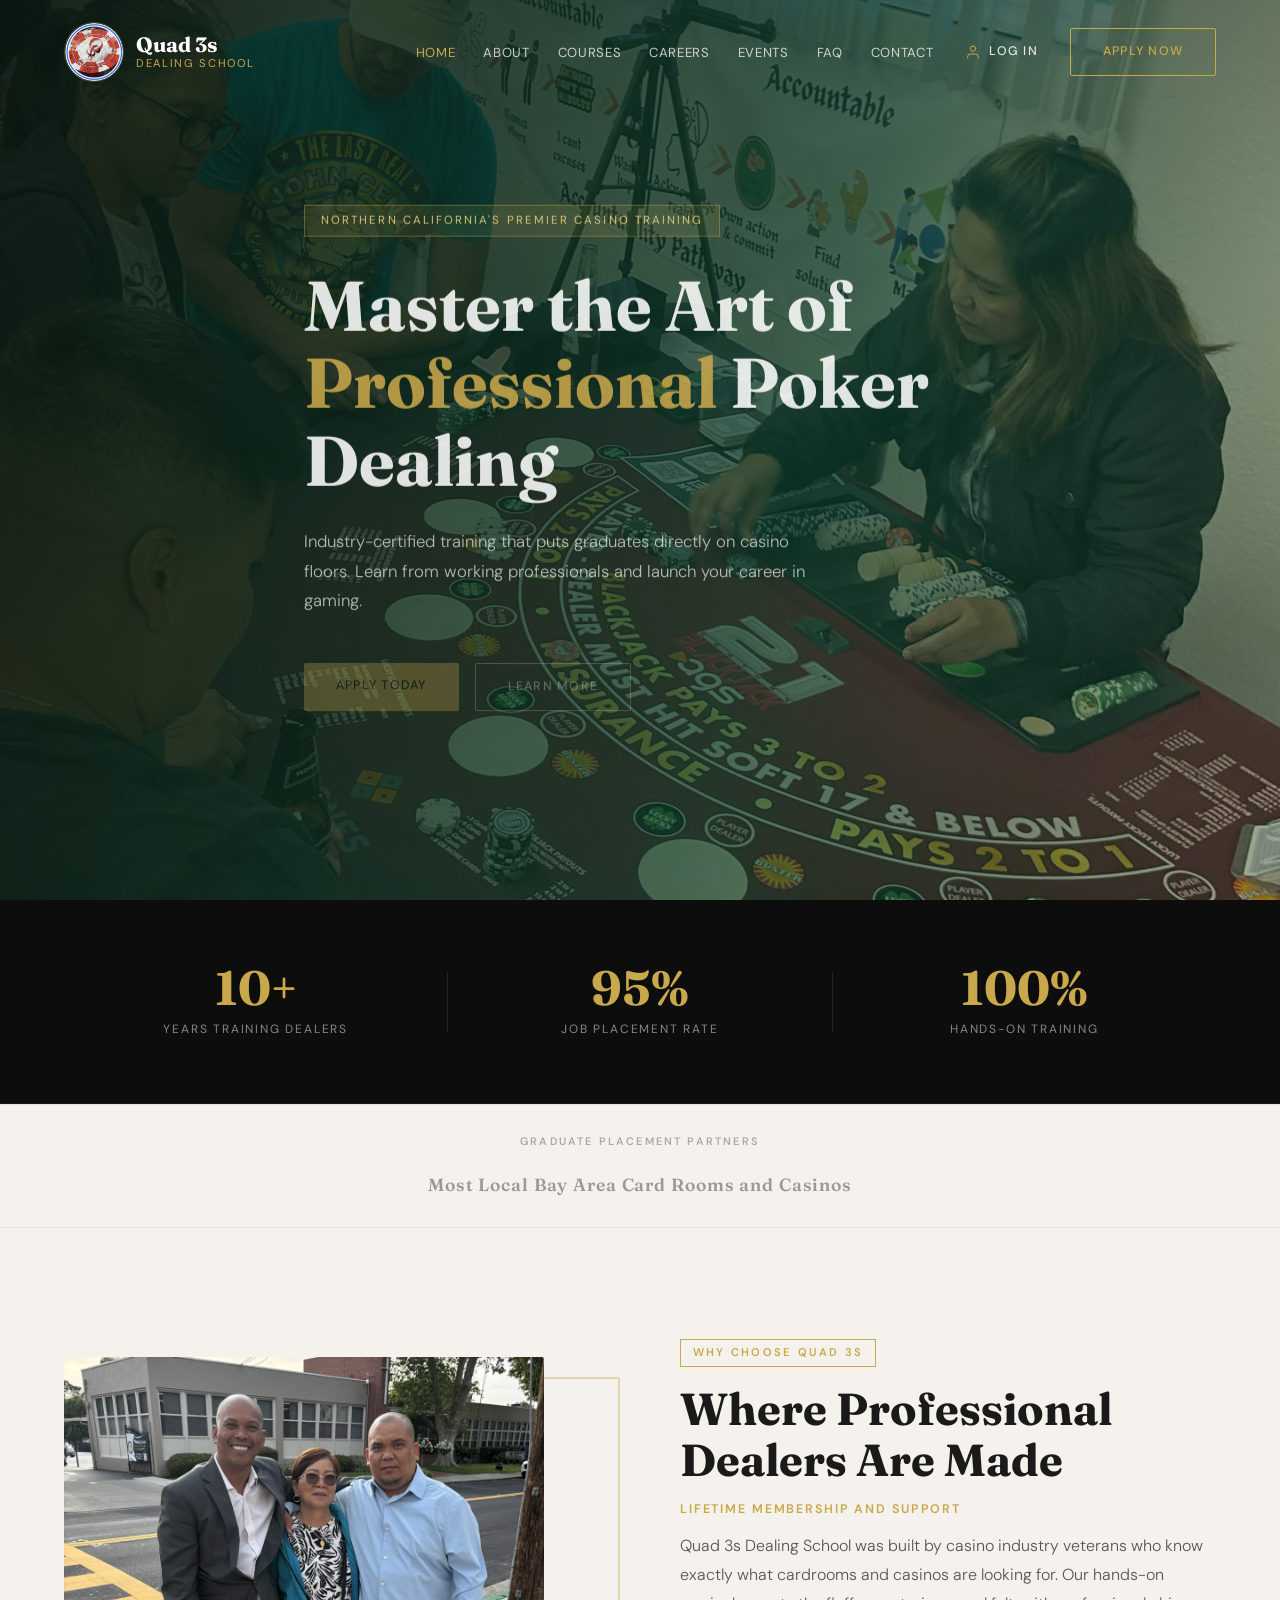
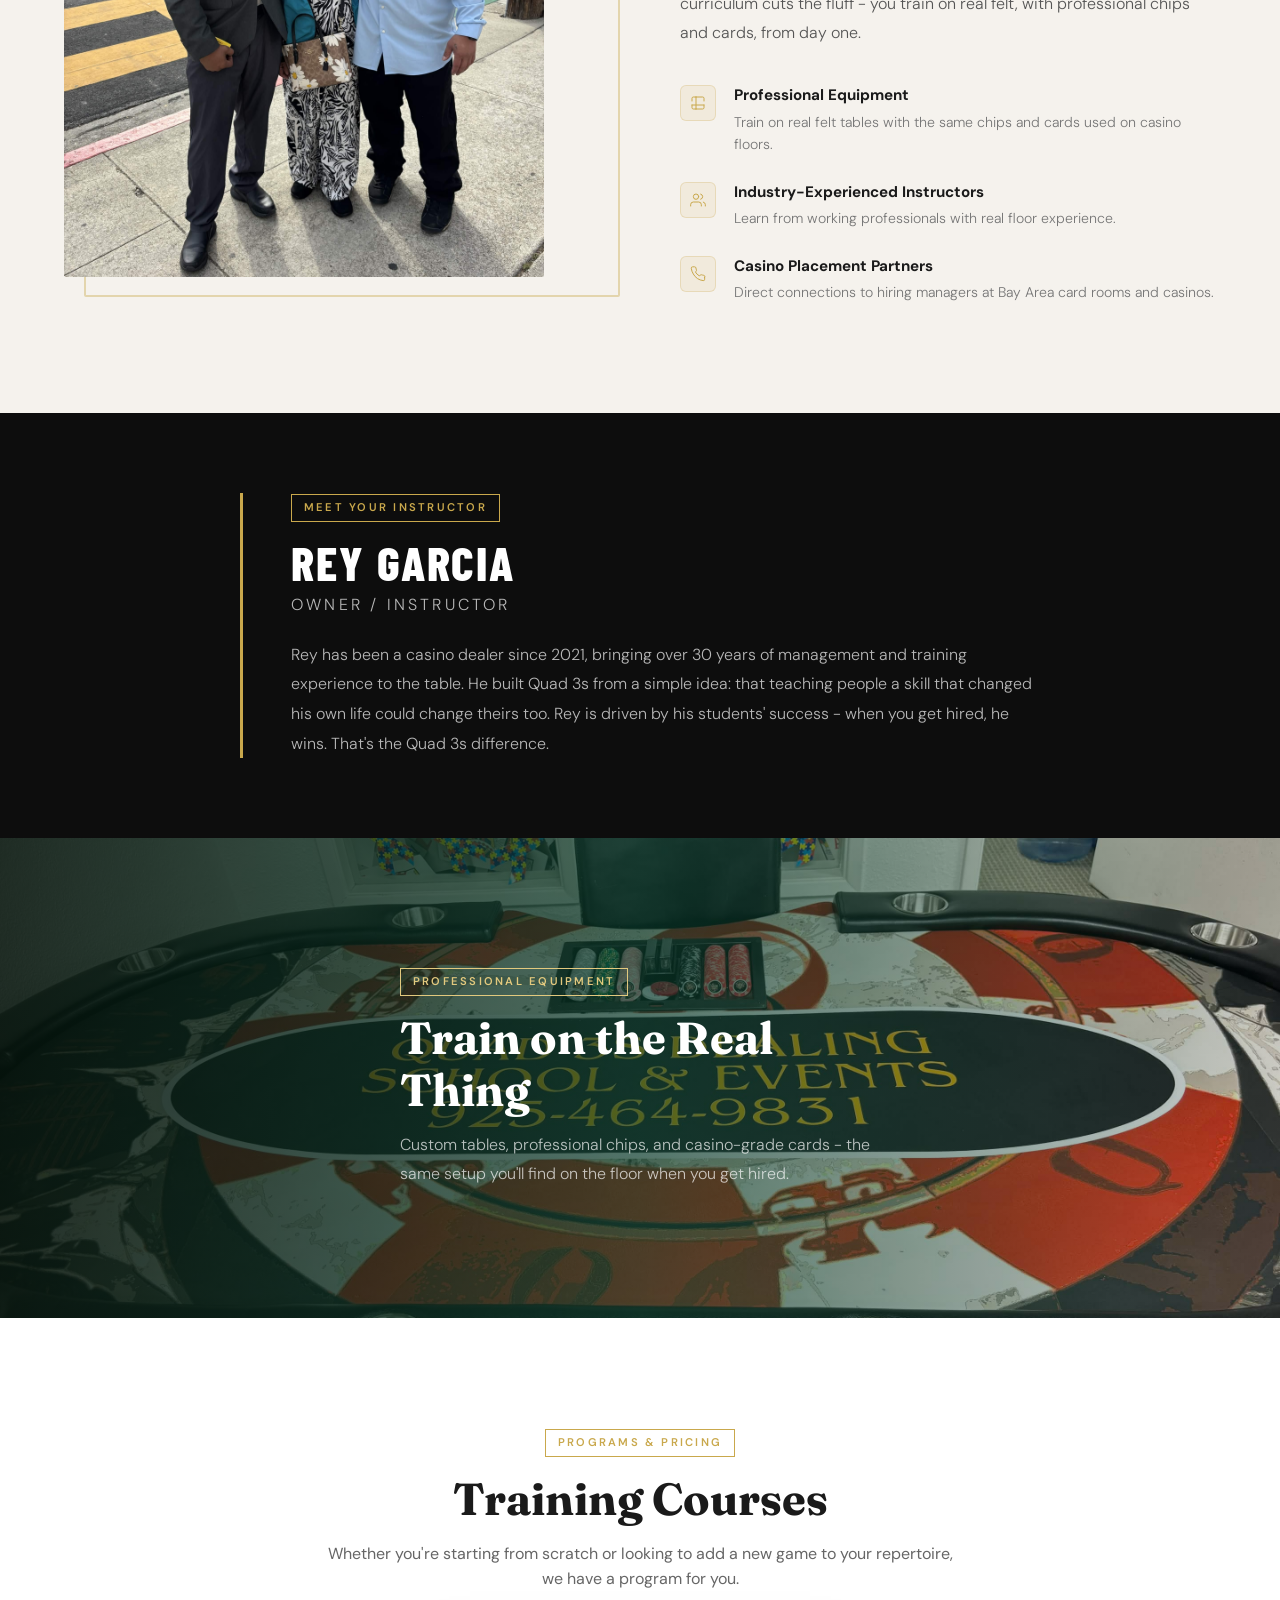
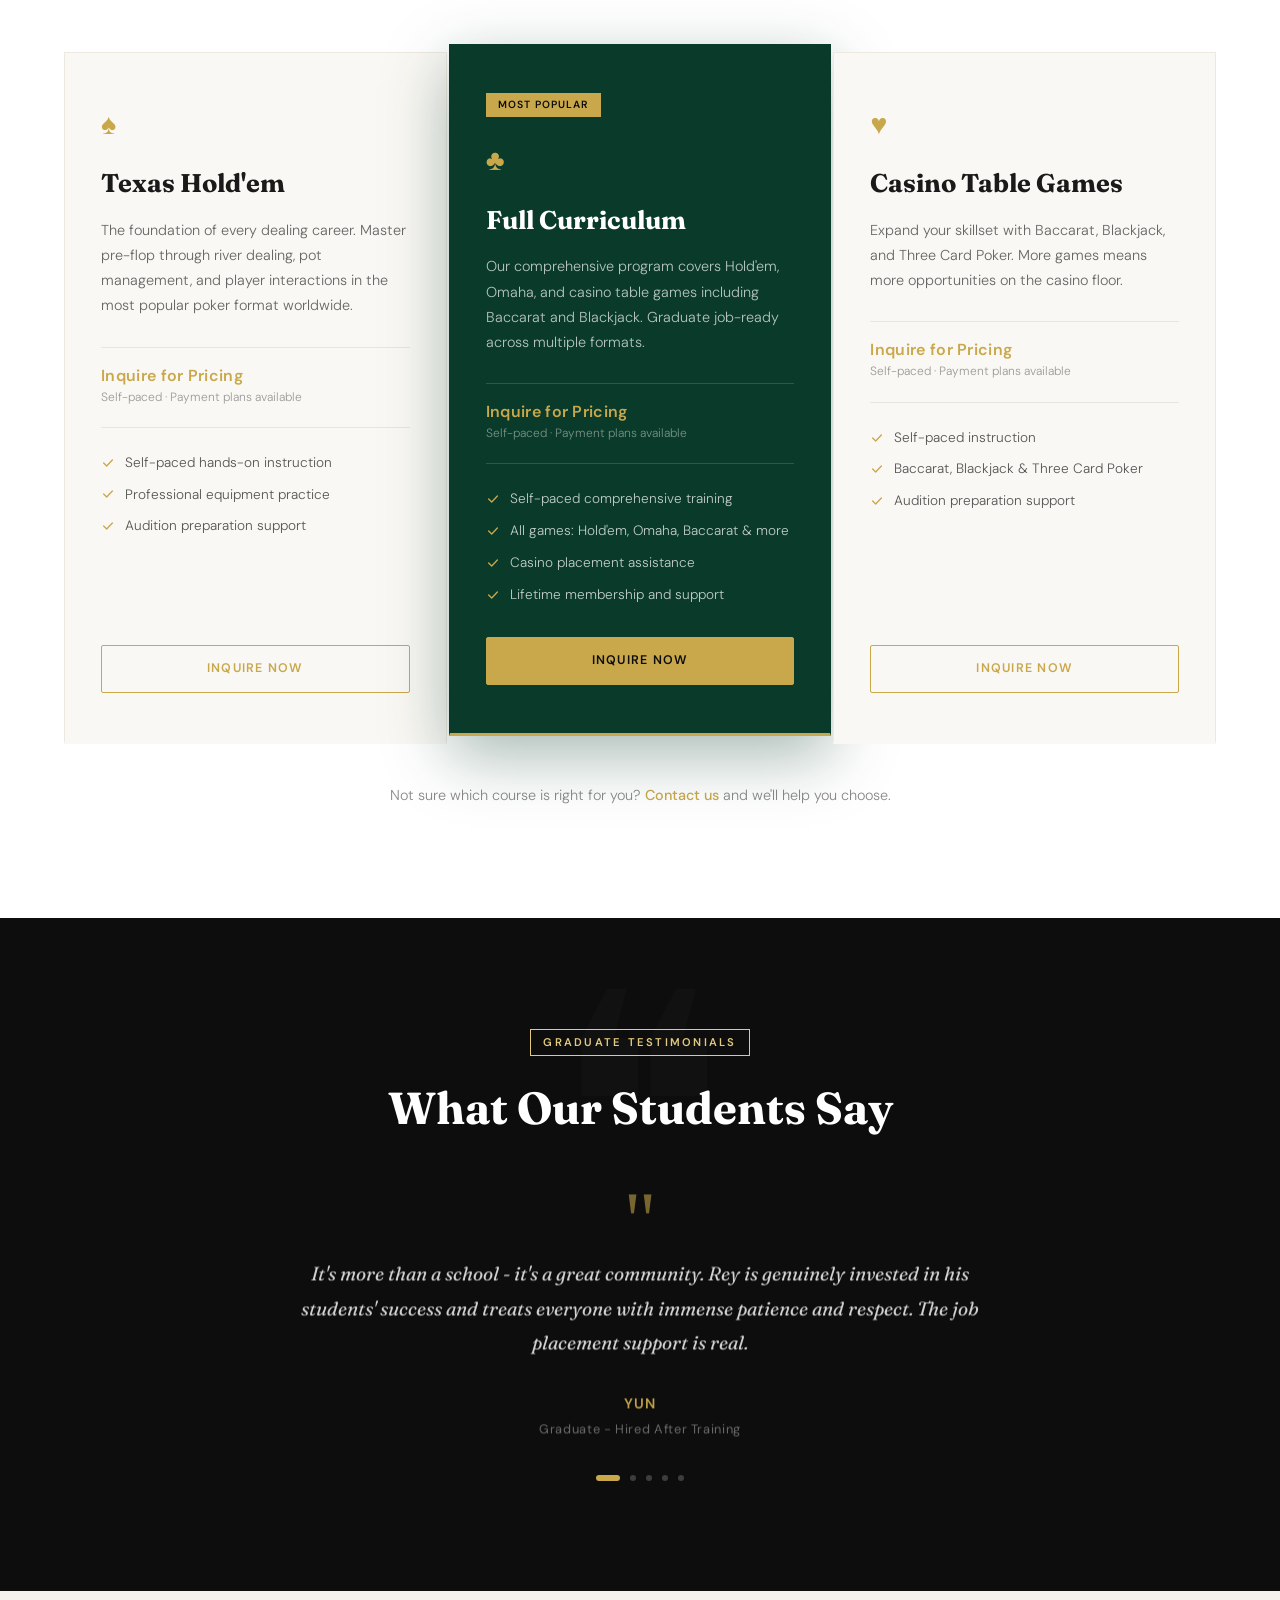
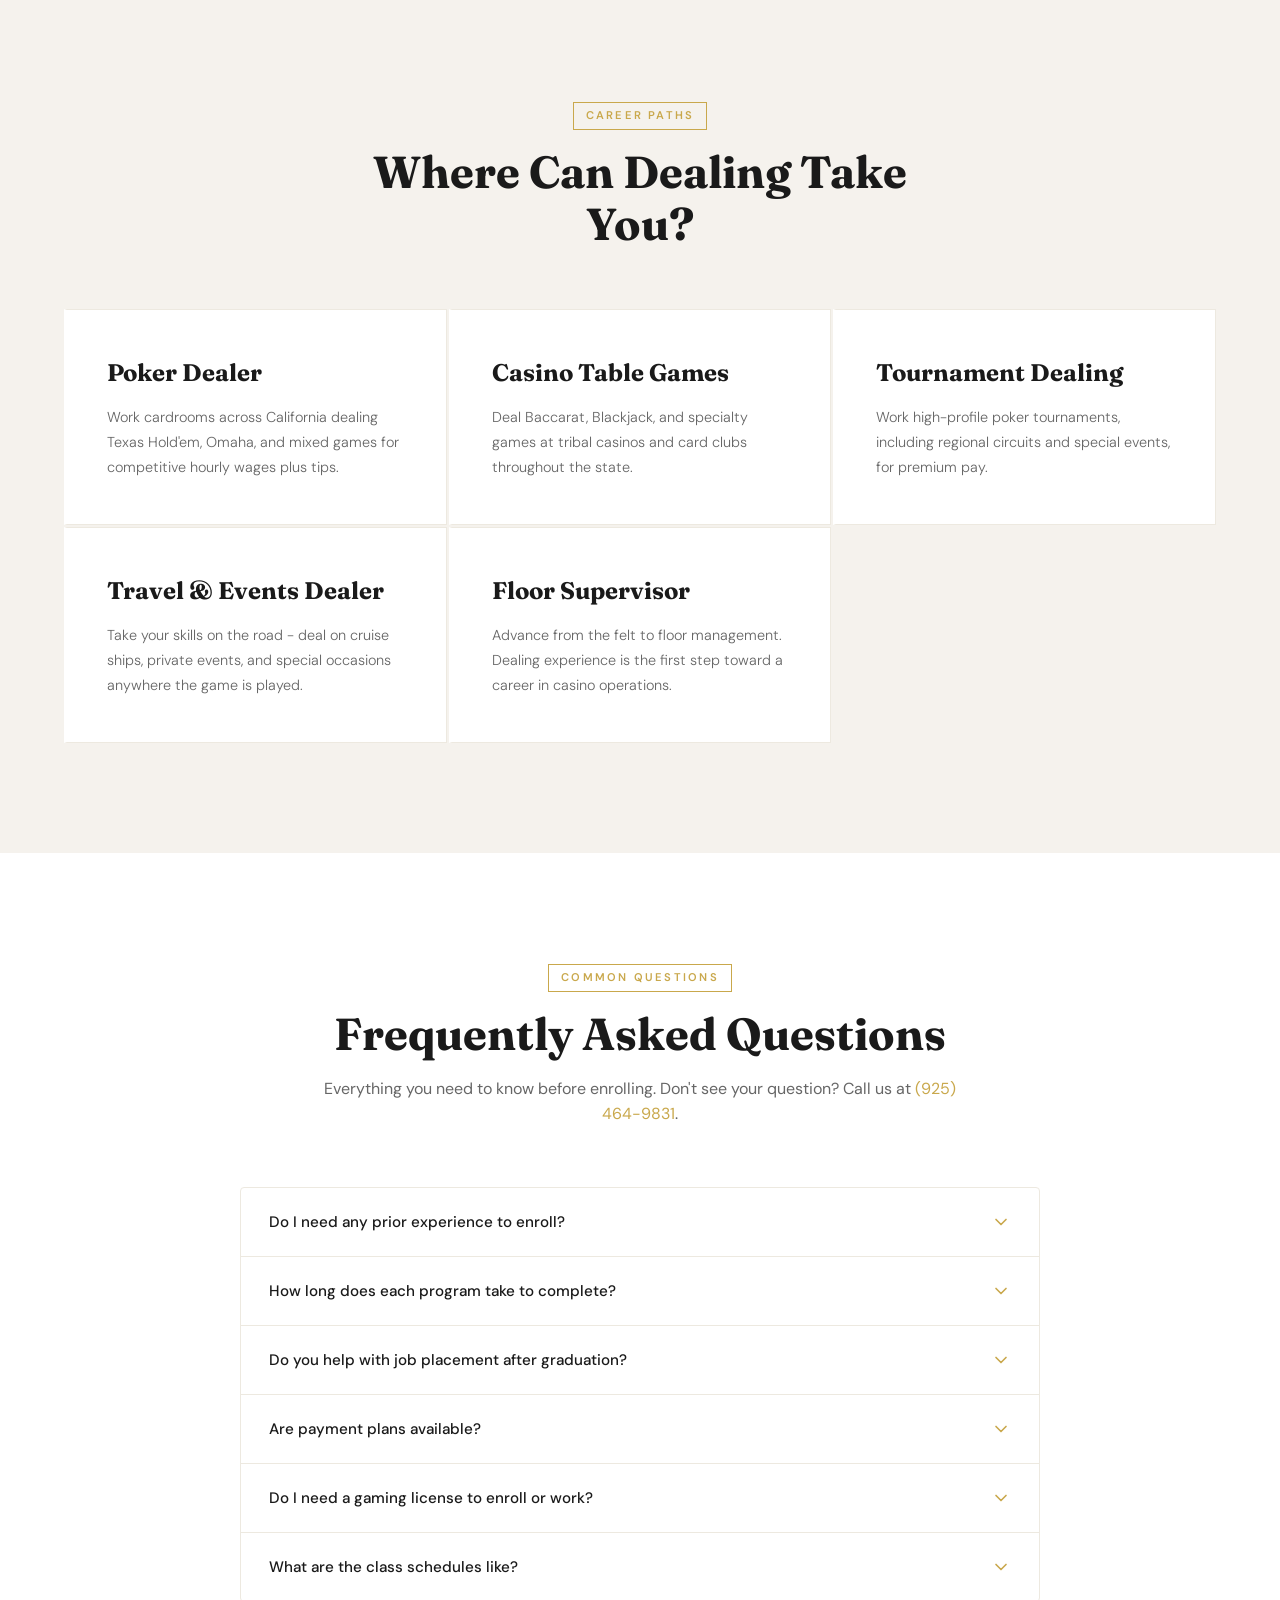
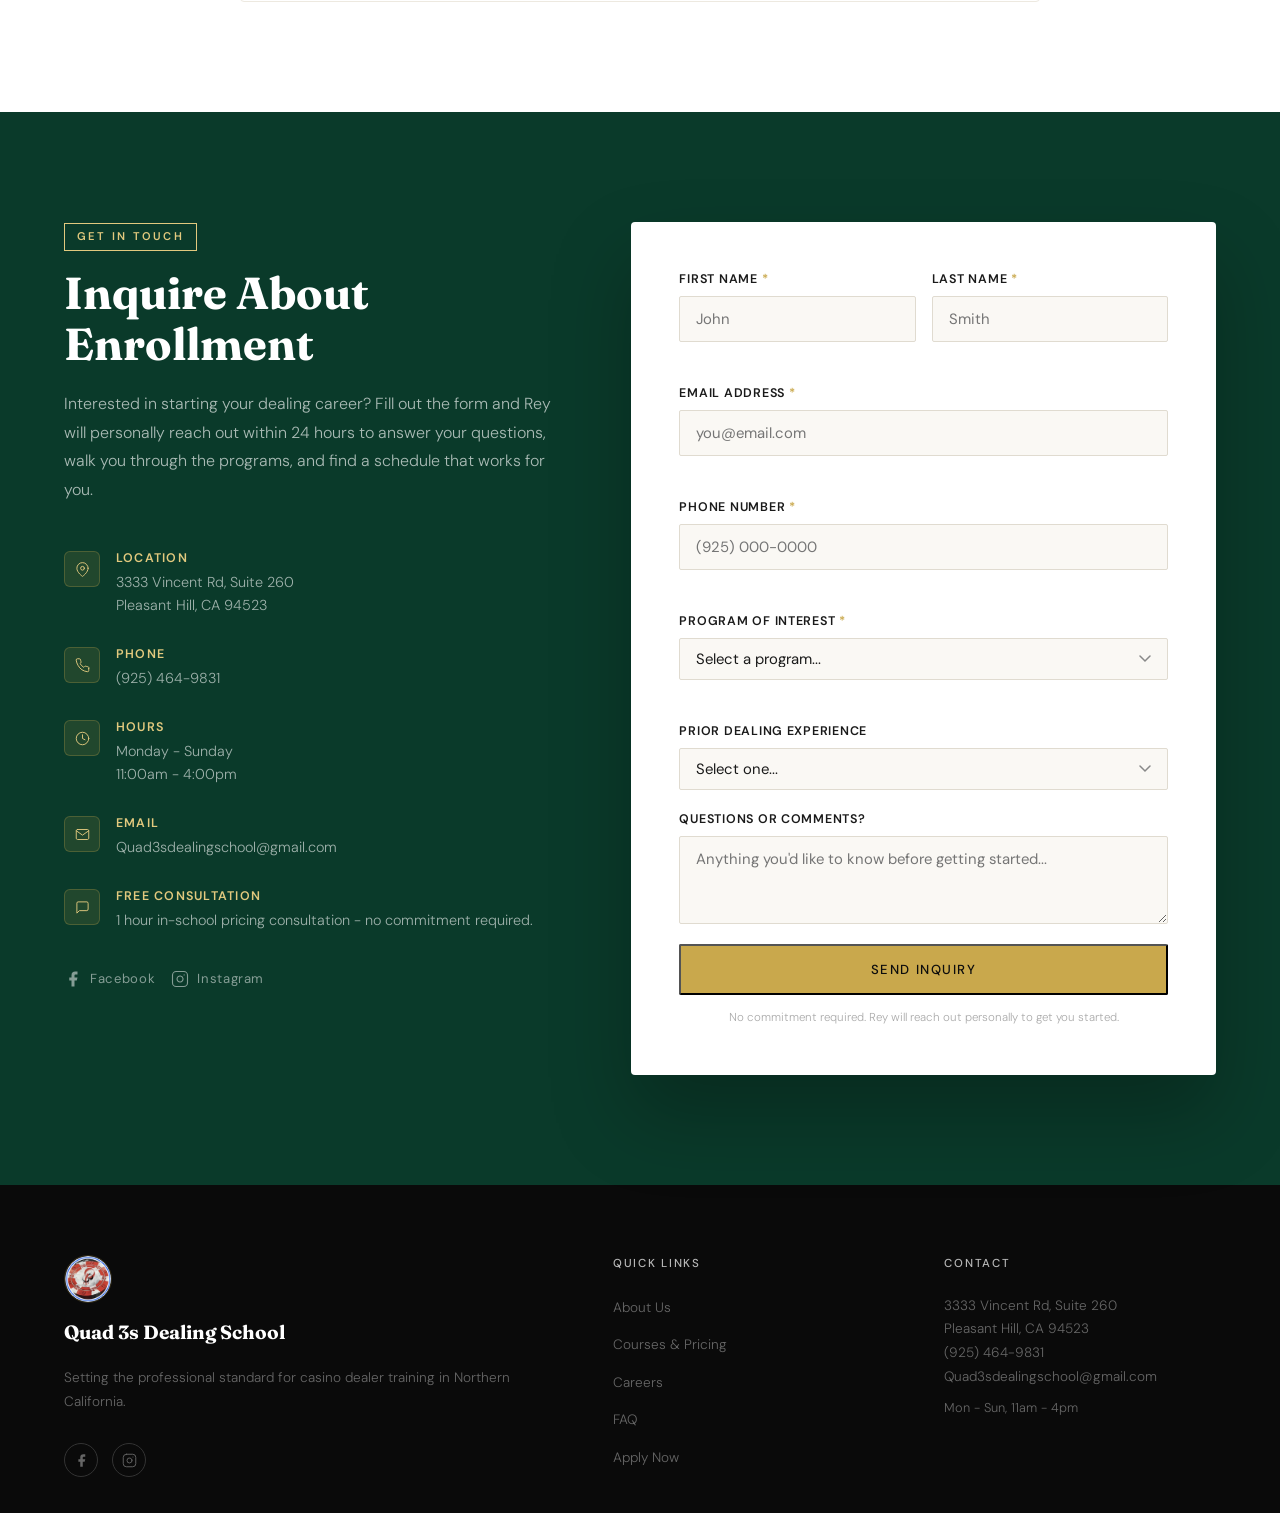
<file: quad3s.html>
<!DOCTYPE html>
<html lang="en">
<head>
    <meta charset="UTF-8">
    <meta http-equiv="refresh" content="0; url=poker/index.html">
    <title>Quad 3s Dealing School</title>
</head>
<body>
    <p>The poker site moved. <a href="poker/index.html">Go to Quad 3s Dealing School</a>.</p>
</body>
</html>
</file>
<file: style.css>
/* ─── Variables ─────────────────────────────── */
:root {
  --bg:       #0f0f0f;
  --surface:  #181818;
  --border:   #2a2a2a;
  --text:     #d4d4d4;
  --muted:    #666;
  --green:    #5a9e6f;
  --green-lt: #7dba91;
  --yellow:   #e8c84a;
  --white:    #f0f0f0;
  --font-display: 'Playfair Display', serif;
  --font-mono:    'DM Mono', monospace;
}

/* ─── Reset ──────────────────────────────────── */
*, *::before, *::after { box-sizing: border-box; margin: 0; padding: 0; }
html { scroll-behavior: smooth; }

body {
  background: var(--bg);
  color: var(--text);
  font-family: var(--font-mono);
  font-size: 15px;
  line-height: 1.7;
  overflow-x: hidden;
}

/* ─── Grain overlay ──────────────────────────── */
.grain {
  pointer-events: none;
  position: fixed;
  inset: 0;
  z-index: 999;
  opacity: 0.03;
  background-image: url("data:image/svg+xml,%3Csvg viewBox='0 0 200 200' xmlns='http://www.w3.org/2000/svg'%3E%3Cfilter id='n'%3E%3CfeTurbulence type='fractalNoise' baseFrequency='0.9' numOctaves='4'/%3E%3C/filter%3E%3Crect width='100%25' height='100%25' filter='url(%23n)'/%3E%3C/svg%3E");
  background-size: 180px;
}

/* ─── Header ─────────────────────────────────── */
header {
  display: flex;
  align-items: center;
  justify-content: space-between;
  padding: 1.6rem 2.4rem;
  border-bottom: 1px solid var(--border);
  position: sticky;
  top: 0;
  background: rgba(15,15,15,0.88);
  backdrop-filter: blur(10px);
  z-index: 100;
}

.logo {
  font-family: var(--font-display);
  font-size: 1.4rem;
  color: var(--white);
  letter-spacing: -0.5px;
}
.logo .dot { color: var(--yellow); }

nav { display: flex; gap: 2rem; }
nav a {
  color: var(--muted);
  text-decoration: none;
  font-size: 0.8rem;
  letter-spacing: 0.08em;
  text-transform: lowercase;
  transition: color 0.2s;
}
nav a:hover { color: var(--green-lt); }

/* ─── Hero ───────────────────────────────────── */
.hero {
  min-height: 88vh;
  display: flex;
  align-items: center;
  justify-content: space-between;
  padding: 4rem 2.4rem 2rem;
  position: relative;
}

.eyebrow {
  font-size: 0.78rem;
  color: var(--green);
  letter-spacing: 0.12em;
  text-transform: uppercase;
  margin-bottom: 1rem;
  opacity: 0;
  animation: fadeUp 0.6s ease 0.1s forwards;
}

.hero h1 {
  font-family: var(--font-display);
  font-size: clamp(3rem, 8vw, 6.5rem);
  color: var(--white);
  line-height: 1.08;
  letter-spacing: -1px;
  opacity: 0;
  animation: fadeUp 0.7s ease 0.25s forwards;
}

.hero h1 .accent { color: var(--green-lt); }

.sub {
  margin-top: 1.4rem;
  color: var(--muted);
  font-size: 0.88rem;
  opacity: 0;
  animation: fadeUp 0.7s ease 0.45s forwards;
}

.sunflower-wrap {
  opacity: 0;
  animation: fadeUp 0.8s ease 0.6s forwards;
}

.sunflower {
  font-size: clamp(5rem, 12vw, 10rem);
  filter: drop-shadow(0 0 40px rgba(232,200,74,0.2));
  animation: sway 5s ease-in-out infinite;
  transform-origin: bottom center;
  user-select: none;
}

/* ─── Sections ───────────────────────────────── */
section {
  padding: 4rem 2.4rem;
  border-top: 1px solid var(--border);
  max-width: 860px;
  margin: 0 auto;
}

.section-label {
  font-size: 0.72rem;
  letter-spacing: 0.15em;
  color: var(--yellow);
  text-transform: uppercase;
  margin-bottom: 1.6rem;
}

.about p {
  font-size: 1.05rem;
  color: var(--text);
  max-width: 560px;
  line-height: 1.9;
}

/* ─── Cards ──────────────────────────────────── */
.cards {
  display: grid;
  grid-template-columns: repeat(auto-fill, minmax(180px, 1fr));
  gap: 1rem;
}

.card {
  background: var(--surface);
  border: 1px solid var(--border);
  border-radius: 4px;
  padding: 1.4rem;
  transition: border-color 0.2s, transform 0.2s;
}
.card:hover {
  border-color: var(--green);
  transform: translateY(-3px);
}

.card-icon { font-size: 1.5rem; display: block; margin-bottom: 0.6rem; }
.card h3 {
  font-family: var(--font-display);
  font-size: 1rem;
  color: var(--white);
  margin-bottom: 0.3rem;
}
.card p { font-size: 0.78rem; color: var(--muted); }

/* ─── Projects ───────────────────────────────── */
.projects-grid {
  display: grid;
  grid-template-columns: repeat(auto-fill, minmax(220px, 1fr));
  gap: 1rem;
}

.proj-card {
  background: var(--surface);
  border: 1px solid var(--border);
  border-radius: 4px;
  padding: 1.2rem;
  text-decoration: none;
  display: block;
  color: inherit;
  transition: border-color 0.2s, transform 0.2s;
}
.proj-card:not(.skeleton-card):hover {
  border-color: var(--green);
  transform: translateY(-3px);
}

.proj-header {
  display: flex;
  align-items: center;
  gap: 0.5rem;
  margin-bottom: 0.5rem;
}
.proj-icon { font-size: 0.9rem; opacity: 0.5; }
.proj-name {
  font-size: 0.85rem;
  color: var(--green-lt);
  white-space: nowrap;
  overflow: hidden;
  text-overflow: ellipsis;
}

.proj-desc {
  font-size: 0.75rem;
  color: var(--muted);
  line-height: 1.6;
  margin-bottom: 0.9rem;
  min-height: 2.4rem;
  display: -webkit-box;
  -webkit-line-clamp: 2;
  -webkit-box-orient: vertical;
  overflow: hidden;
}

.proj-footer {
  display: flex;
  align-items: center;
  gap: 1rem;
  font-size: 0.68rem;
  color: var(--muted);
}
.proj-lang { display: flex; align-items: center; gap: 4px; }
.lang-dot { width: 8px; height: 8px; border-radius: 50%; flex-shrink: 0; }
.proj-stars { display: flex; align-items: center; gap: 3px; }

/* skeleton shimmer */
.skeleton-card { pointer-events: none; }
.sk {
  background: var(--border);
  border-radius: 2px;
  animation: shimmer 1.6s ease-in-out infinite;
}
.sk-name   { height: 11px; width: 110px; margin-bottom: 10px; }
.sk-desc   { height: 10px; width: 100%; margin-bottom: 6px; }
.sk-desc-short { width: 65%; }
.sk-foot   { height: 10px; width: 80px; margin-top: 10px; }
@keyframes shimmer {
  0%, 100% { opacity: 0.4; }
  50%       { opacity: 0.9; }
}

.projects-note {
  margin-top: 1rem;
  font-size: 0.7rem;
  color: #3a3a3a;
  letter-spacing: 0.03em;
}
.projects-note a {
  color: var(--green);
  text-decoration: none;
}
.projects-note a:hover { color: var(--green-lt); }

/* ─── Contact ────────────────────────────────── */
.contact p { margin-bottom: 1.4rem; color: var(--muted); }

.btn {
  display: inline-block;
  padding: 0.7rem 1.6rem;
  border: 1px solid var(--green);
  color: var(--green-lt);
  text-decoration: none;
  font-family: var(--font-mono);
  font-size: 0.82rem;
  letter-spacing: 0.06em;
  border-radius: 2px;
  transition: background 0.2s, color 0.2s;
}
.btn:hover {
  background: var(--green);
  color: var(--bg);
}

/* ─── Footer ─────────────────────────────────── */
footer {
  text-align: center;
  padding: 2rem;
  border-top: 1px solid var(--border);
  font-size: 0.75rem;
  color: var(--muted);
}

/* ─── Animations ─────────────────────────────── */
@keyframes fadeUp {
  from { opacity: 0; transform: translateY(18px); }
  to   { opacity: 1; transform: translateY(0); }
}

@keyframes sway {
  0%, 100% { transform: rotate(-3deg); }
  50%       { transform: rotate(3deg); }
}
</file>
<file: poker/quad3s.css>
/* --- Variables & Reset --- */
:root {
    --primary-green: #0a3a2a;
    --secondary-green: #145c43;
    --gold: #c9a84c;
    --gold-light: #e2c97e;
    --dark-bg: #0d0d0d;
    --dark-card: #161616;
    --text-light: #f0ece4;
    --text-muted: #888;
    --text-dark: #1a1a1a;
    --border: rgba(201, 168, 76, 0.2);
    --font-heading: 'Fraunces', serif;
    --font-body: 'DM Sans', sans-serif;
}

* {
    margin: 0;
    padding: 0;
    box-sizing: border-box;
}

html { scroll-behavior: smooth; }

body {
    font-family: var(--font-body);
    line-height: 1.6;
    color: var(--text-dark);
    background-color: #f5f2ed;
    overflow-x: hidden;
}

a {
    text-decoration: none;
    color: inherit;
    transition: 0.3s;
}

ul { list-style: none; }

.container {
    max-width: 1200px;
    margin: 0 auto;
    padding: 0 24px;
}

.text-gold { color: var(--gold); }

.section-label {
    display: inline-block;
    font-size: 0.7rem;
    font-weight: 600;
    letter-spacing: 0.2em;
    text-transform: uppercase;
    color: var(--gold);
    border: 1px solid var(--gold);
    padding: 4px 12px;
    margin-bottom: 16px;
}

.section-label.light {
    color: var(--gold-light);
    border-color: var(--gold-light);
}

.section-header {
    text-align: center;
    max-width: 640px;
    margin: 0 auto 60px;
}

.section-header h2 {
    font-family: var(--font-heading);
    font-size: 2.8rem;
    color: var(--text-dark);
    margin-bottom: 16px;
    line-height: 1.15;
}

.section-header p {
    color: #666;
    font-size: 1rem;
}

/* --- Buttons --- */
.btn {
    display: inline-block;
    padding: 13px 32px;
    border-radius: 2px;
    font-weight: 500;
    text-transform: uppercase;
    cursor: pointer;
    font-size: 0.78rem;
    letter-spacing: 0.1em;
    transition: all 0.3s ease;
    font-family: var(--font-body);
}

.btn-primary {
    background-color: var(--gold);
    color: #0d0d0d;
}
.btn-primary:hover {
    background-color: var(--gold-light);
    transform: translateY(-1px);
    box-shadow: 0 8px 24px rgba(201,168,76,0.3);
}

.btn-outline {
    border: 1px solid var(--gold);
    color: var(--gold);
}
.btn-outline:hover {
    background-color: var(--gold);
    color: var(--dark-bg);
}

.btn-outline-light {
    border: 1px solid rgba(255,255,255,0.6);
    color: rgba(255,255,255,0.9);
}
.btn-outline-light:hover {
    background-color: rgba(255,255,255,0.12);
    border-color: #fff;
    color: #fff;
}

.btn-full {
    width: 100%;
    text-align: center;
    display: block;
}

/* --- Navbar --- */
nav {
    position: fixed;
    top: 0;
    left: 0;
    width: 100%;
    padding: 22px 0;
    z-index: 1000;
    transition: all 0.4s ease;
    background: transparent;
}

nav.scrolled {
    background: rgba(10, 30, 20, 0.97);
    backdrop-filter: blur(12px);
    box-shadow: 0 1px 0 rgba(201,168,76,0.15);
    padding: 14px 0;
}

.nav-container {
    display: flex;
    justify-content: space-between;
    align-items: center;
    gap: 32px;
}

.logo {
    display: flex;
    align-items: center;
    gap: 12px;
}

.logo img {
    border-radius: 50%;
    border: 1px solid rgba(201,168,76,0.3);
}

.logo-text {
    font-family: var(--font-heading);
    font-size: 1.3rem;
    font-weight: 700;
    color: #fff;
    display: flex;
    flex-direction: column;
    line-height: 1.1;
}

.logo-sub {
    font-size: 0.7rem;
    font-family: var(--font-body);
    font-weight: 400;
    letter-spacing: 0.15em;
    text-transform: uppercase;
    color: var(--gold);
}

.nav-links {
    display: flex;
    gap: 28px;
    margin-left: auto;
}

.nav-links a {
    color: rgba(255,255,255,0.75);
    font-size: 0.82rem;
    font-weight: 400;
    letter-spacing: 0.05em;
    text-transform: uppercase;
}
.nav-links a:hover, .nav-links a.active { color: var(--gold); }

.nav-cta { display: block; }
.menu-toggle { display: none; }

/* --- Hero --- */
.hero {
    height: 100vh;
    min-height: 700px;
    width: 100%;
    background-image: url('eventpicture5.jpg');
    background-size: cover;
    background-position: center;
    position: relative;
    display: flex;
    align-items: center;
    text-align: left;
}

.hero-overlay {
    position: absolute;
    inset: 0;
    background: linear-gradient(105deg, rgba(5,20,12,0.92) 0%, rgba(10,58,42,0.75) 60%, rgba(10,58,42,0.4) 100%);
}

.hero-noise {
    position: absolute;
    inset: 0;
    background-image: url("data:image/svg+xml,%3Csvg viewBox='0 0 200 200' xmlns='http://www.w3.org/2000/svg'%3E%3Cfilter id='n'%3E%3CfeTurbulence type='fractalNoise' baseFrequency='0.9' numOctaves='4' stitchTiles='stitch'/%3E%3C/filter%3E%3Crect width='100%25' height='100%25' filter='url(%23n)' opacity='0.03'/%3E%3C/svg%3E");
    opacity: 0.4;
    pointer-events: none;
}

.hero-content {
    position: relative;
    z-index: 2;
    color: #fff;
    max-width: 720px;
}

.hero-badge {
    display: inline-block;
    background: rgba(201,168,76,0.12);
    border: 1px solid rgba(201,168,76,0.4);
    color: var(--gold-light);
    font-size: 0.72rem;
    letter-spacing: 0.18em;
    text-transform: uppercase;
    padding: 6px 16px;
    margin-bottom: 28px;
    font-family: var(--font-body);
    animation: fadeUp 0.8s ease both;
}

.hero-content h1 {
    font-family: var(--font-heading);
    font-size: clamp(2.8rem, 5.5vw, 4.5rem);
    line-height: 1.1;
    margin-bottom: 24px;
    animation: fadeUp 0.8s 0.15s ease both;
    font-weight: 700;
}

.hero-content p {
    font-size: 1.05rem;
    line-height: 1.75;
    margin-bottom: 40px;
    opacity: 0.8;
    max-width: 520px;
    animation: fadeUp 0.8s 0.3s ease both;
    font-weight: 300;
}

.hero-buttons {
    display: flex;
    gap: 16px;
    animation: fadeUp 0.8s 0.45s ease both;
}

.hero-scroll-hint {
    position: absolute;
    bottom: 40px;
    right: 40px;
    display: flex;
    flex-direction: column;
    align-items: center;
    gap: 10px;
    color: rgba(255,255,255,0.4);
    font-size: 0.65rem;
    letter-spacing: 0.15em;
    text-transform: uppercase;
    z-index: 2;
    animation: fadeUp 1s 1s ease both;
}

.scroll-line {
    width: 1px;
    height: 50px;
    background: linear-gradient(to bottom, rgba(255,255,255,0.4), transparent);
    animation: scrollPulse 2s ease-in-out infinite;
}

@keyframes scrollPulse {
    0%, 100% { opacity: 0.4; transform: scaleY(1); }
    50% { opacity: 0.9; transform: scaleY(0.85); }
}

@keyframes fadeUp {
    from { opacity: 0; transform: translateY(22px); }
    to { opacity: 1; transform: translateY(0); }
}

/* --- Stats --- */
.stats-section {
    background-color: var(--dark-bg);
    color: #fff;
    padding: 48px 0;
    border-bottom: 1px solid rgba(255,255,255,0.05);
}

.stats-grid {
    display: flex;
    justify-content: center;
    align-items: center;
}

.stat-box {
    text-align: center;
    flex: 1;
    padding: 16px 32px;
}

.stat-box h3 {
    font-size: 3rem;
    color: var(--gold);
    font-family: var(--font-heading);
    line-height: 1;
    margin-bottom: 8px;
}

.stat-box p {
    font-size: 0.75rem;
    text-transform: uppercase;
    letter-spacing: 0.15em;
    color: rgba(255,255,255,0.5);
}

.stat-divider {
    width: 1px;
    height: 60px;
    background: rgba(255,255,255,0.1);
    flex-shrink: 0;
}

/* --- Bio Section --- */
.bio-section {
    background: var(--dark-bg);
    padding: 80px 0;
}

.bio-card {
    max-width: 800px;
    margin: 0 auto;
    border-left: 3px solid var(--gold);
    padding-left: 48px;
}

.bio-card .section-label {
    color: var(--gold);
    border-color: var(--gold);
}

.bio-card h2 {
    font-family: 'Barlow Condensed', var(--font-heading), serif;
    font-size: 3rem;
    font-weight: 800;
    text-transform: uppercase;
    color: #fff;
    letter-spacing: 0.04em;
    margin-bottom: 4px;
    line-height: 1;
}

.bio-title {
    font-size: 0.8rem;
    font-weight: 600;
    letter-spacing: 0.2em;
    text-transform: uppercase;
    color: var(--gold);
    margin-bottom: 20px !important;
}

.bio-card p {
    color: rgba(255,255,255,0.7);
    font-size: 1rem;
    line-height: 1.85;
    font-weight: 300;
}

/* --- Intro subhead --- */
.intro-subhead {
    font-size: 0.78rem !important;
    font-weight: 600 !important;
    letter-spacing: 0.15em !important;
    text-transform: uppercase !important;
    color: var(--gold) !important;
    margin-bottom: 12px !important;
    margin-top: -8px !important;
}

/* --- Price amount sizing fix --- */
.price-amount {
    font-family: var(--font-body) !important;
    font-size: 1rem !important;
    font-weight: 600 !important;
    color: var(--gold) !important;
    letter-spacing: 0.02em !important;
}

/* --- Social links in apply section --- */
.apply-social {
    display: flex;
    gap: 16px;
    margin-top: 36px;
}

.social-link {
    display: flex;
    align-items: center;
    gap: 8px;
    color: rgba(255,255,255,0.5);
    font-size: 0.82rem;
    font-weight: 400;
    letter-spacing: 0.05em;
    transition: color 0.3s ease;
}

.social-link:hover { color: var(--gold-light); }

.social-link svg {
    width: 18px;
    height: 18px;
}

/* --- Footer social icons --- */
.footer-social {
    display: flex;
    gap: 14px;
    margin-top: 16px;
}

.footer-social a {
    width: 34px;
    height: 34px;
    border: 1px solid #333;
    border-radius: 50%;
    display: flex;
    align-items: center;
    justify-content: center;
    color: #666;
    transition: all 0.3s ease;
}

.footer-social a:hover {
    border-color: var(--gold);
    color: var(--gold);
}

.footer-social svg {
    width: 15px;
    height: 15px;
}

/* --- Partners Strip --- */
.partners-section {
    background: #f5f2ed;
    border-top: 1px solid #e8e4dc;
    border-bottom: 1px solid #e8e4dc;
    padding: 28px 0;
}

.partners-label {
    text-align: center;
    font-size: 0.68rem;
    font-weight: 600;
    letter-spacing: 0.2em;
    text-transform: uppercase;
    color: #aaa;
    margin-bottom: 20px;
}

.partners-grid {
    display: flex;
    justify-content: center;
    align-items: center;
    gap: 60px;
    flex-wrap: wrap;
}

.partner-item {
    font-family: var(--font-heading);
    font-size: 1.1rem;
    color: #999;
    letter-spacing: 0.05em;
    transition: color 0.3s ease;
    font-weight: 600;
}

.partner-item:hover { color: var(--gold); }

/* --- Form Error --- */
.form-submit-error {
    text-align: center;
    font-size: 0.8rem;
    color: #c0392b;
    margin-top: 10px;
    font-weight: 400;
}

/* --- About / Intro --- */
.intro-section {
    padding: 110px 0;
    background: #f5f2ed;
}

.grid-2 {
    display: grid;
    grid-template-columns: 1fr 1fr;
    gap: 80px;
    align-items: center;
}

.image-frame {
    position: relative;
    display: inline-block;
    width: 100%;
}

.image-frame img {
    width: 100%;
    max-width: 480px;
    height: 520px;
    object-fit: cover;
    display: block;
    border-radius: 2px;
    position: relative;
    z-index: 1;
}

.image-accent {
    position: absolute;
    bottom: -20px;
    right: -20px;
    width: 100%;
    height: 100%;
    border: 2px solid var(--gold);
    border-radius: 2px;
    z-index: 0;
    opacity: 0.4;
}

.intro-text h2 {
    font-family: var(--font-heading);
    font-size: 2.8rem;
    color: var(--text-dark);
    margin-bottom: 20px;
    line-height: 1.15;
}

.intro-text > p {
    color: #555;
    font-size: 1rem;
    margin-bottom: 36px;
    line-height: 1.8;
    font-weight: 300;
}

.feature-list {
    display: flex;
    flex-direction: column;
    gap: 24px;
}

.feature-list li {
    display: flex;
    gap: 18px;
    align-items: flex-start;
}

.feature-icon {
    width: 36px;
    height: 36px;
    background: rgba(201,168,76,0.1);
    border: 1px solid rgba(201,168,76,0.25);
    border-radius: 6px;
    display: flex;
    align-items: center;
    justify-content: center;
    flex-shrink: 0;
    color: var(--gold);
    margin-top: 2px;
}

.feature-icon svg {
    width: 16px;
    height: 16px;
}

.feature-list li > div:last-child {
    display: flex;
    flex-direction: column;
    gap: 3px;
}

.feature-list li strong {
    font-size: 0.95rem;
    color: var(--text-dark);
}

.feature-list li span {
    font-size: 0.88rem;
    color: #777;
    font-weight: 300;
}

/* --- Equipment Strip --- */
.equipment-strip {
    position: relative;
    height: 480px;
    overflow: hidden;
    display: flex;
    align-items: center;
}

.equipment-bg {
    position: absolute;
    inset: 0;
    width: 100%;
    height: 100%;
    object-fit: cover;
    object-position: center;
    display: block;
}

.equipment-overlay {
    position: absolute;
    inset: 0;
    background: linear-gradient(
        to right,
        rgba(5, 20, 12, 0.88) 0%,
        rgba(10, 58, 42, 0.7) 50%,
        rgba(5, 20, 12, 0.2) 100%
    );
    z-index: 1;
}

.equipment-content {
    position: relative;
    z-index: 2;
}

.equipment-text {
    max-width: 480px;
}

.equipment-text h2 {
    font-family: var(--font-heading);
    font-size: 2.8rem;
    color: #fff;
    line-height: 1.15;
    margin-bottom: 16px;
}

.equipment-text p {
    font-size: 1rem;
    color: rgba(255,255,255,0.7);
    line-height: 1.8;
    font-weight: 300;
}

@media (max-width: 768px) {
    .equipment-strip { height: 360px; }
    .equipment-overlay {
        background: rgba(5, 20, 12, 0.82);
    }
    .equipment-text h2 { font-size: 2rem; }
}

/* --- Courses & Pricing --- */
.courses-section {
    padding: 110px 0;
    background: #fff;
}

.courses-grid {
    display: grid;
    grid-template-columns: repeat(3, 1fr);
    gap: 2px;
    align-items: stretch;
}

.course-card {
    background: #faf8f4;
    padding: 48px 36px;
    position: relative;
    transition: all 0.3s ease;
    border: 1px solid #ede9e0;
    border-bottom: 3px solid transparent;
    display: flex;
    flex-direction: column;
}

.course-card:hover {
    background: #fff;
    border-color: #ddd;
    border-bottom-color: var(--gold);
    transform: translateY(-4px);
    box-shadow: 0 20px 40px rgba(0,0,0,0.08);
}

.course-card.featured {
    background: var(--primary-green);
    color: #fff;
    border-color: transparent;
    border-bottom-color: var(--gold);
    box-shadow: 0 20px 60px rgba(10,58,42,0.35);
    transform: translateY(-8px);
}

.course-card.featured:hover {
    transform: translateY(-12px);
    box-shadow: 0 30px 70px rgba(10,58,42,0.4);
}

.course-card.featured h3 { color: #fff; }
.course-card.featured p { color: rgba(255,255,255,0.7); }

.course-badge {
    display: inline-block;
    background: var(--gold);
    color: #0d0d0d;
    font-size: 0.65rem;
    letter-spacing: 0.1em;
    text-transform: uppercase;
    padding: 4px 12px;
    margin-bottom: 20px;
    font-weight: 600;
    align-self: flex-start;
}

.course-suit {
    font-size: 1.8rem;
    color: var(--gold);
    margin-bottom: 16px;
    display: block;
}

.course-card h3 {
    font-family: var(--font-heading);
    font-size: 1.6rem;
    color: var(--text-dark);
    margin-bottom: 14px;
}

.course-card > p {
    font-size: 0.9rem;
    color: #666;
    line-height: 1.75;
    font-weight: 300;
    margin-bottom: 28px;
}

.course-card.featured > p { color: rgba(255,255,255,0.7); }

.course-price {
    display: flex;
    flex-direction: column;
    gap: 4px;
    padding: 20px 0;
    border-top: 1px solid rgba(0,0,0,0.08);
    border-bottom: 1px solid rgba(0,0,0,0.08);
    margin-bottom: 24px;
}

.course-card.featured .course-price {
    border-color: rgba(255,255,255,0.15);
}

.price-amount {
    font-family: var(--font-heading);
    font-size: 2.2rem;
    font-weight: 700;
    color: var(--gold);
    line-height: 1;
}

.price-note {
    font-size: 0.75rem;
    color: #999;
    font-weight: 300;
}

.course-card.featured .price-note { color: rgba(255,255,255,0.45); }

.course-includes {
    list-style: none;
    display: flex;
    flex-direction: column;
    gap: 10px;
    margin-bottom: 32px;
    flex: 1;
}

.course-includes li {
    display: flex;
    align-items: center;
    gap: 10px;
    font-size: 0.85rem;
    color: #555;
    font-weight: 300;
}

.course-card.featured .course-includes li { color: rgba(255,255,255,0.75); }

.course-includes li svg {
    width: 14px;
    height: 14px;
    color: var(--gold);
    flex-shrink: 0;
}

.btn-enroll {
    display: block;
    width: 100%;
    text-align: center;
    padding: 13px 24px;
    border: 1px solid var(--gold);
    color: var(--gold);
    font-size: 0.78rem;
    font-weight: 600;
    letter-spacing: 0.1em;
    text-transform: uppercase;
    border-radius: 2px;
    transition: all 0.3s ease;
    font-family: var(--font-body);
    margin-top: auto;
}

.btn-enroll:hover {
    background: var(--gold);
    color: #0d0d0d;
}

.btn-enroll-light {
    background: var(--gold);
    color: #0d0d0d;
    border-color: var(--gold);
}

.btn-enroll-light:hover {
    background: var(--gold-light);
    border-color: var(--gold-light);
    color: #0d0d0d;
}

.pricing-note {
    text-align: center;
    margin-top: 40px;
    font-size: 0.9rem;
    color: #888;
    font-weight: 300;
}

.pricing-note a {
    color: var(--gold);
    font-weight: 500;
}
.pricing-note a:hover { text-decoration: underline; }

/* --- Testimonials --- */
.testimonials {
    background: var(--dark-bg);
    color: #fff;
    padding: 110px 0;
    text-align: center;
    position: relative;
    overflow: hidden;
}

.testimonials::before {
    content: '❝';
    position: absolute;
    top: -60px;
    left: 50%;
    transform: translateX(-50%);
    font-size: 20rem;
    color: rgba(255,255,255,0.015);
    font-family: Georgia, serif;
    pointer-events: none;
}

.testimonials h2 {
    font-family: var(--font-heading);
    font-size: 2.8rem;
    margin-bottom: 56px;
}

.testimonial-slider {
    max-width: 720px;
    margin: 0 auto 36px;
    min-height: 180px;
    position: relative;
}

.testimonial-slide { display: none; animation: fadeEffect 0.8s ease; }
.testimonial-slide.active { display: block; }

.quote-mark {
    font-family: Georgia, serif;
    font-size: 5rem;
    color: var(--gold);
    line-height: 0.5;
    margin-bottom: 16px;
    opacity: 0.6;
}

.quote {
    font-size: 1.2rem;
    font-style: italic;
    line-height: 1.8;
    color: rgba(255,255,255,0.85);
    margin-bottom: 32px;
    font-family: var(--font-heading);
    font-weight: 400;
}

.author h4 {
    color: var(--gold);
    font-size: 0.9rem;
    font-weight: 600;
    letter-spacing: 0.08em;
    text-transform: uppercase;
    margin-bottom: 4px;
}

.author p {
    color: rgba(255,255,255,0.4);
    font-size: 0.8rem;
    letter-spacing: 0.05em;
}

.testimonial-dots {
    display: flex;
    justify-content: center;
    gap: 10px;
}

.dot {
    width: 6px;
    height: 6px;
    border-radius: 50%;
    background: rgba(255,255,255,0.2);
    cursor: pointer;
    transition: all 0.3s ease;
    border: none;
}

.dot.active {
    background: var(--gold);
    width: 24px;
    border-radius: 3px;
}

@keyframes fadeEffect {
    from { opacity: 0; transform: translateY(12px); }
    to { opacity: 1; transform: translateY(0); }
}

/* --- Careers --- */
.careers-section {
    padding: 110px 0;
    background: #f5f2ed;
}

.careers-grid {
    display: grid;
    grid-template-columns: repeat(3, 1fr);
    gap: 2px;
}

.career-card {
    background: #fff;
    padding: 44px 40px;
    transition: all 0.3s ease;
    border-left: 3px solid transparent;
    border: 1px solid #ede9e0;
    border-left: 3px solid transparent;
}

.career-card:hover {
    border-left-color: var(--gold);
    padding-left: 44px;
}

.career-card h3 {
    font-family: var(--font-heading);
    font-size: 1.5rem;
    color: var(--text-dark);
    margin-bottom: 12px;
}

.career-card p {
    color: #666;
    font-size: 0.9rem;
    line-height: 1.75;
    font-weight: 300;
}

/* --- FAQ --- */
.faq-section {
    padding: 110px 0;
    background: #fff;
}

.faq-grid {
    max-width: 800px;
    margin: 0 auto;
    display: flex;
    flex-direction: column;
    gap: 0;
    border: 1px solid #ede9e0;
    border-radius: 4px;
    overflow: hidden;
}

.faq-item {
    border-bottom: 1px solid #ede9e0;
}

.faq-item:last-child { border-bottom: none; }

.faq-question {
    width: 100%;
    text-align: left;
    background: none;
    border: none;
    padding: 24px 28px;
    font-family: var(--font-body);
    font-size: 0.95rem;
    font-weight: 500;
    color: var(--text-dark);
    cursor: pointer;
    display: flex;
    justify-content: space-between;
    align-items: center;
    gap: 16px;
    transition: background 0.2s ease, color 0.2s ease;
}

.faq-question:hover {
    background: #faf8f4;
    color: var(--primary-green);
}

.faq-question[aria-expanded="true"] {
    background: #faf8f4;
    color: var(--primary-green);
}

.faq-icon {
    width: 20px;
    height: 20px;
    flex-shrink: 0;
    color: var(--gold);
    transition: transform 0.3s ease;
}

.faq-icon svg {
    width: 20px;
    height: 20px;
}

.faq-question[aria-expanded="true"] .faq-icon {
    transform: rotate(180deg);
}

.faq-answer {
    display: none;
    padding: 0 28px 24px;
    background: #faf8f4;
}

.faq-answer.open { display: block; }

.faq-answer p {
    font-size: 0.9rem;
    color: #666;
    line-height: 1.8;
    font-weight: 300;
    border-left: 2px solid var(--gold);
    padding-left: 16px;
}

/* --- Apply Section --- */
.apply-section {
    padding: 110px 0;
    background: var(--primary-green);
}

.apply-grid {
    display: grid;
    grid-template-columns: 1fr 1.2fr;
    gap: 80px;
    align-items: start;
}

.apply-info h2 {
    font-family: var(--font-heading);
    font-size: 2.8rem;
    color: #fff;
    margin-bottom: 20px;
    line-height: 1.15;
}

.apply-info > p {
    color: rgba(255,255,255,0.65);
    font-size: 1rem;
    line-height: 1.8;
    margin-bottom: 44px;
    font-weight: 300;
}

.apply-details {
    display: flex;
    flex-direction: column;
    gap: 28px;
}

.apply-detail-item {
    display: flex;
    align-items: flex-start;
    gap: 16px;
}

.detail-icon-wrap {
    width: 36px;
    height: 36px;
    background: rgba(201,168,76,0.12);
    border: 1px solid rgba(201,168,76,0.25);
    border-radius: 6px;
    display: flex;
    align-items: center;
    justify-content: center;
    flex-shrink: 0;
    color: var(--gold-light);
    margin-top: 2px;
}

.detail-icon-wrap svg {
    width: 15px;
    height: 15px;
}

.apply-detail-item div:last-child {
    display: flex;
    flex-direction: column;
    gap: 2px;
}

.apply-detail-item strong {
    font-size: 0.78rem;
    font-weight: 600;
    letter-spacing: 0.1em;
    text-transform: uppercase;
    color: var(--gold-light);
}

.apply-detail-item span {
    font-size: 0.9rem;
    color: rgba(255,255,255,0.6);
    font-weight: 300;
}

/* --- Form --- */
.apply-form-wrap {
    background: #fff;
    border-radius: 4px;
    padding: 48px;
    box-shadow: 0 40px 80px rgba(0,0,0,0.25);
}

.apply-form {
    display: flex;
    flex-direction: column;
}

.form-row {
    display: grid;
    grid-template-columns: 1fr 1fr;
    gap: 16px;
}

.form-group {
    display: flex;
    flex-direction: column;
    gap: 6px;
    margin-bottom: 20px;
}

.form-group label {
    font-size: 0.78rem;
    font-weight: 600;
    letter-spacing: 0.06em;
    text-transform: uppercase;
    color: var(--text-dark);
}

.req { color: var(--gold); }

.form-group input,
.form-group select,
.form-group textarea {
    padding: 12px 16px;
    border: 1px solid #e0dbd0;
    border-radius: 2px;
    font-family: var(--font-body);
    font-size: 0.93rem;
    color: var(--text-dark);
    background: #faf8f4;
    transition: all 0.25s ease;
    appearance: none;
    -webkit-appearance: none;
    outline: none;
}

.form-group select {
    background-image: url("data:image/svg+xml,%3Csvg xmlns='http://www.w3.org/2000/svg' width='12' height='8' viewBox='0 0 12 8'%3E%3Cpath d='M1 1l5 5 5-5' stroke='%23888' stroke-width='1.5' fill='none' stroke-linecap='round'/%3E%3C/svg%3E");
    background-repeat: no-repeat;
    background-position: right 16px center;
    padding-right: 40px;
    cursor: pointer;
}

.form-group input:focus,
.form-group select:focus,
.form-group textarea:focus {
    border-color: var(--gold);
    background: #fff;
    box-shadow: 0 0 0 3px rgba(201,168,76,0.12);
}

.form-group input.error,
.form-group select.error { border-color: #c0392b; }

.field-error {
    font-size: 0.75rem;
    color: #c0392b;
    min-height: 16px;
    display: block;
}

.form-group textarea {
    resize: vertical;
    min-height: 88px;
}

#submitBtn {
    margin-top: 8px;
    padding: 15px;
    font-size: 0.82rem;
    letter-spacing: 0.12em;
}

.btn-loading { display: none; }
.btn-loading.visible { display: inline; }
.btn-text.hidden { display: none; }

.form-disclaimer {
    text-align: center;
    font-size: 0.72rem;
    color: #aaa;
    margin-top: 14px;
    font-weight: 300;
}

.form-success { text-align: center; padding: 40px 20px; }
.form-success.hidden { display: none; }

.success-icon {
    width: 60px;
    height: 60px;
    border-radius: 50%;
    background: var(--gold);
    color: #fff;
    font-size: 1.8rem;
    display: flex;
    align-items: center;
    justify-content: center;
    margin: 0 auto 20px;
}

.form-success h3 {
    font-family: var(--font-heading);
    font-size: 1.8rem;
    color: var(--primary-green);
    margin-bottom: 12px;
}

.form-success p { color: #666; font-weight: 300; }

/* --- Footer --- */
footer {
    background-color: #0a0a0a;
    color: #666;
    padding: 70px 0 20px;
}

.footer-content {
    display: grid;
    grid-template-columns: 1.8fr 1fr 1fr;
    gap: 60px;
    margin-bottom: 56px;
}

.footer-brand {
    display: flex;
    flex-direction: column;
    gap: 14px;
}

.footer-brand img {
    border-radius: 50%;
    border: 1px solid rgba(201,168,76,0.2);
    width: 48px;
    height: 48px;
}

.footer-col h3 {
    color: #fff;
    font-family: var(--font-heading);
    font-size: 1.2rem;
    margin-bottom: 4px;
}

.footer-col h4 {
    color: rgba(255,255,255,0.7);
    font-size: 0.72rem;
    letter-spacing: 0.15em;
    text-transform: uppercase;
    margin-bottom: 20px;
    font-weight: 500;
}

.footer-col > p {
    font-size: 0.85rem;
    line-height: 1.75;
    font-weight: 300;
}

.footer-col ul li { margin-bottom: 12px; }
.footer-col ul li a {
    font-size: 0.85rem;
    color: #666;
    font-weight: 300;
}
.footer-col ul li a:hover { color: var(--gold); }
.footer-col a[href^="tel"] { color: #666; font-size: 0.85rem; font-weight: 300; }
.footer-col a[href^="tel"]:hover { color: var(--gold); }

.copyright {
    text-align: center;
    border-top: 1px solid #1a1a1a;
    padding-top: 24px;
    font-size: 0.72rem;
    letter-spacing: 0.05em;
    color: #444;
}

/* --- Mobile --- */
@media (max-width: 900px) {
    .grid-2,
    .apply-grid { grid-template-columns: 1fr; gap: 48px; }
    .courses-grid { grid-template-columns: 1fr; }
    .course-card.featured { transform: none; }
    .careers-grid { grid-template-columns: 1fr; }
    .footer-content { grid-template-columns: 1fr; gap: 40px; }
    .apply-form-wrap { padding: 32px 24px; }
}

@media (max-width: 768px) {
    .nav-links { display: none; }
    .nav-container { gap: 10px; }
    .nav-cta .btn {
        padding: 8px 14px;
        font-size: 0.68rem;
        letter-spacing: 0.05em;
    }
    .menu-toggle {
        display: block;
        cursor: pointer;
        flex-shrink: 0;
    }
    .bar {
        display: block;
        width: 22px;
        height: 2px;
        background-color: rgba(255,255,255,0.8);
        margin: 5px auto;
        transition: 0.3s;
    }
    .logo {
        flex-shrink: 1;
        min-width: 0;
    }
    .logo img {
        width: 44px;
        height: 44px;
        flex-shrink: 0;
    }
    .logo-text {
        flex-direction: row;
        align-items: center;
        gap: 6px;
        font-size: 0.95rem;
        white-space: nowrap;
    }
    .logo-sub {
        font-size: 0.68rem;
        font-weight: 700;
        letter-spacing: 0.08em;
    }
    .faq-question {
        font-size: 0.88rem;
    }
    .faq-section .section-header p a {
        white-space: nowrap;
    }
    .hero-content h1 { font-size: 2.4rem; }
    .hero-buttons { flex-direction: column; align-items: flex-start; }
    .hero-scroll-hint { display: none; }
    .stats-grid { flex-direction: column; gap: 32px; }
    .stat-divider { width: 60px; height: 1px; }
    .image-frame img { height: 360px; }
    .form-row { grid-template-columns: 1fr; }
}

@media (max-width: 400px) {
    .nav-cta { display: none; }
}

@media (max-width: 480px) {
    .hero-content h1 { font-size: 2rem; }
    .section-header h2 { font-size: 2rem; }
}


/* ===========================
   ACCOUNT MENU (shared: Home, Events, Student Portal)
   =========================== */
.nav-account { display: flex; align-items: center; }

.nav-login {
    display: inline-flex;
    align-items: center;
    gap: 8px;
    color: rgba(255,255,255,0.85);
    font-size: 0.78rem;
    font-weight: 500;
    letter-spacing: 0.1em;
    text-transform: uppercase;
    white-space: nowrap;
}
.nav-login svg { width: 16px; height: 16px; color: var(--gold); }
.nav-login:hover { color: var(--gold); }

.nav-links .nav-login-item { display: none; }

.user-menu { position: relative; }

.user-chip {
    display: flex;
    align-items: center;
    gap: 10px;
    background: rgba(255,255,255,0.06);
    border: 1px solid rgba(201,168,76,0.25);
    color: #fff;
    padding: 5px 12px 5px 5px;
    border-radius: 40px;
    cursor: pointer;
    font-family: var(--font-body);
    font-size: 0.85rem;
    transition: background 0.2s ease, border-color 0.2s ease;
}
.user-chip:hover { background: rgba(255,255,255,0.1); border-color: var(--gold); }
.user-chip svg { width: 14px; height: 14px; opacity: 0.6; }

.avatar {
    width: 30px;
    height: 30px;
    border-radius: 50%;
    background: var(--gold);
    color: #0d0d0d;
    display: flex;
    align-items: center;
    justify-content: center;
    font-weight: 600;
    font-size: 0.72rem;
    letter-spacing: 0.04em;
}

.user-dropdown {
    position: absolute;
    right: 0;
    top: calc(100% + 10px);
    background: #fff;
    border-radius: 6px;
    box-shadow: 0 20px 50px rgba(0,0,0,0.25);
    min-width: 180px;
    padding: 8px;
    display: flex;
    flex-direction: column;
    opacity: 0;
    transform: translateY(-6px);
    pointer-events: none;
    transition: opacity 0.2s ease, transform 0.2s ease;
}
.user-menu.open .user-dropdown {
    opacity: 1;
    transform: translateY(0);
    pointer-events: auto;
}
.user-dropdown a,
.user-dropdown button {
    padding: 10px 12px;
    border-radius: 4px;
    font-size: 0.88rem;
    color: var(--text-dark);
    text-align: left;
    background: none;
    border: none;
    font-family: var(--font-body);
    cursor: pointer;
}
.user-dropdown a:hover,
.user-dropdown button:hover { background: #f5f2ed; }
.user-dropdown button { color: #c0392b; border-top: 1px solid #e8e3d8; margin-top: 4px; padding-top: 12px; }
.user-dropdown-head {
    padding: 8px 12px 10px;
    border-bottom: 1px solid #e8e3d8;
    margin-bottom: 4px;
    display: flex;
    flex-direction: column;
    gap: 2px;
}
.user-dropdown-head strong { font-size: 0.9rem; color: var(--text-dark); }
.user-dropdown-head span { font-size: 0.75rem; color: #999; word-break: break-all; }
.user-menu.hidden { display: none; }

@media (max-width: 768px) {
    .nav-account .nav-login { display: none; }
    .nav-links .nav-login-item { display: block; }
    .nav-links .nav-login-item a { color: var(--gold); }
    .user-name { display: none; }
    .user-chip { padding: 4px 8px 4px 4px; gap: 6px; }
}


/* --- Mobile menu (open state toggled by .open) --- */
@media (max-width: 768px) {
    .nav-links.open {
        display: flex;
        flex-direction: column;
        position: absolute;
        top: 70px;
        left: 0;
        width: 100%;
        background-color: rgba(10,30,20,0.98);
        padding: 24px 24px 32px;
        gap: 20px;
        backdrop-filter: blur(12px);
        z-index: 999;
        animation: fadeEffect 0.25s ease;
    }
    .menu-toggle.open .bar:nth-child(1) { transform: translateY(7px) rotate(45deg); }
    .menu-toggle.open .bar:nth-child(2) { opacity: 0; }
    .menu-toggle.open .bar:nth-child(3) { transform: translateY(-7px) rotate(-45deg); }
}
</file>
<file: quad3s.css>
/* --- Variables & Reset --- */
:root {
    --primary-green: #0a3a2a;
    --secondary-green: #145c43;
    --gold: #c9a84c;
    --gold-light: #e2c97e;
    --dark-bg: #0d0d0d;
    --dark-card: #161616;
    --text-light: #f0ece4;
    --text-muted: #888;
    --text-dark: #1a1a1a;
    --border: rgba(201, 168, 76, 0.2);
    --font-heading: 'Fraunces', serif;
    --font-body: 'DM Sans', sans-serif;
}

* {
    margin: 0;
    padding: 0;
    box-sizing: border-box;
}

html { scroll-behavior: smooth; }

body {
    font-family: var(--font-body);
    line-height: 1.6;
    color: var(--text-dark);
    background-color: #f5f2ed;
    overflow-x: hidden;
}

a {
    text-decoration: none;
    color: inherit;
    transition: 0.3s;
}

ul { list-style: none; }

.container {
    max-width: 1200px;
    margin: 0 auto;
    padding: 0 24px;
}

.text-gold { color: var(--gold); }

.section-label {
    display: inline-block;
    font-size: 0.7rem;
    font-weight: 600;
    letter-spacing: 0.2em;
    text-transform: uppercase;
    color: var(--gold);
    border: 1px solid var(--gold);
    padding: 4px 12px;
    margin-bottom: 16px;
}

.section-label.light {
    color: var(--gold-light);
    border-color: var(--gold-light);
}

.section-header {
    text-align: center;
    max-width: 640px;
    margin: 0 auto 60px;
}

.section-header h2 {
    font-family: var(--font-heading);
    font-size: 2.8rem;
    color: var(--text-dark);
    margin-bottom: 16px;
    line-height: 1.15;
}

.section-header p {
    color: #666;
    font-size: 1rem;
}

/* --- Buttons --- */
.btn {
    display: inline-block;
    padding: 13px 32px;
    border-radius: 2px;
    font-weight: 500;
    text-transform: uppercase;
    cursor: pointer;
    font-size: 0.78rem;
    letter-spacing: 0.1em;
    transition: all 0.3s ease;
    font-family: var(--font-body);
}

.btn-primary {
    background-color: var(--gold);
    color: #0d0d0d;
}
.btn-primary:hover {
    background-color: var(--gold-light);
    transform: translateY(-1px);
    box-shadow: 0 8px 24px rgba(201,168,76,0.3);
}

.btn-outline {
    border: 1px solid var(--gold);
    color: var(--gold);
}
.btn-outline:hover {
    background-color: var(--gold);
    color: var(--dark-bg);
}

.btn-outline-light {
    border: 1px solid rgba(255,255,255,0.6);
    color: rgba(255,255,255,0.9);
}
.btn-outline-light:hover {
    background-color: rgba(255,255,255,0.12);
    border-color: #fff;
    color: #fff;
}

.btn-full {
    width: 100%;
    text-align: center;
    display: block;
}

/* --- Navbar --- */
nav {
    position: fixed;
    top: 0;
    left: 0;
    width: 100%;
    padding: 22px 0;
    z-index: 1000;
    transition: all 0.4s ease;
    background: transparent;
}

nav.scrolled {
    background: rgba(10, 30, 20, 0.97);
    backdrop-filter: blur(12px);
    box-shadow: 0 1px 0 rgba(201,168,76,0.15);
    padding: 14px 0;
}

.nav-container {
    display: flex;
    justify-content: space-between;
    align-items: center;
    gap: 32px;
}

.logo {
    display: flex;
    align-items: center;
    gap: 12px;
}

.logo img {
    border-radius: 50%;
    border: 1px solid rgba(201,168,76,0.3);
}

.logo-text {
    font-family: var(--font-heading);
    font-size: 1.3rem;
    font-weight: 700;
    color: #fff;
    display: flex;
    flex-direction: column;
    line-height: 1.1;
}

.logo-sub {
    font-size: 0.7rem;
    font-family: var(--font-body);
    font-weight: 400;
    letter-spacing: 0.15em;
    text-transform: uppercase;
    color: var(--gold);
}

.nav-links {
    display: flex;
    gap: 28px;
    margin-left: auto;
}

.nav-links a {
    color: rgba(255,255,255,0.75);
    font-size: 0.82rem;
    font-weight: 400;
    letter-spacing: 0.05em;
    text-transform: uppercase;
}
.nav-links a:hover, .nav-links a.active { color: var(--gold); }

.nav-cta { display: block; }
.menu-toggle { display: none; }

/* --- Hero --- */
.hero {
    height: 100vh;
    min-height: 700px;
    width: 100%;
    background-image: url('eventpicture5.jpg');
    background-size: cover;
    background-position: center;
    position: relative;
    display: flex;
    align-items: center;
    text-align: left;
}

.hero-overlay {
    position: absolute;
    inset: 0;
    background: linear-gradient(105deg, rgba(5,20,12,0.92) 0%, rgba(10,58,42,0.75) 60%, rgba(10,58,42,0.4) 100%);
}

.hero-noise {
    position: absolute;
    inset: 0;
    background-image: url("data:image/svg+xml,%3Csvg viewBox='0 0 200 200' xmlns='http://www.w3.org/2000/svg'%3E%3Cfilter id='n'%3E%3CfeTurbulence type='fractalNoise' baseFrequency='0.9' numOctaves='4' stitchTiles='stitch'/%3E%3C/filter%3E%3Crect width='100%25' height='100%25' filter='url(%23n)' opacity='0.03'/%3E%3C/svg%3E");
    opacity: 0.4;
    pointer-events: none;
}

.hero-content {
    position: relative;
    z-index: 2;
    color: #fff;
    max-width: 720px;
}

.hero-badge {
    display: inline-block;
    background: rgba(201,168,76,0.12);
    border: 1px solid rgba(201,168,76,0.4);
    color: var(--gold-light);
    font-size: 0.72rem;
    letter-spacing: 0.18em;
    text-transform: uppercase;
    padding: 6px 16px;
    margin-bottom: 28px;
    font-family: var(--font-body);
    animation: fadeUp 0.8s ease both;
}

.hero-content h1 {
    font-family: var(--font-heading);
    font-size: clamp(2.8rem, 5.5vw, 4.5rem);
    line-height: 1.1;
    margin-bottom: 24px;
    animation: fadeUp 0.8s 0.15s ease both;
    font-weight: 700;
}

.hero-content p {
    font-size: 1.05rem;
    line-height: 1.75;
    margin-bottom: 40px;
    opacity: 0.8;
    max-width: 520px;
    animation: fadeUp 0.8s 0.3s ease both;
    font-weight: 300;
}

.hero-buttons {
    display: flex;
    gap: 16px;
    animation: fadeUp 0.8s 0.45s ease both;
}

.hero-scroll-hint {
    position: absolute;
    bottom: 40px;
    right: 40px;
    display: flex;
    flex-direction: column;
    align-items: center;
    gap: 10px;
    color: rgba(255,255,255,0.4);
    font-size: 0.65rem;
    letter-spacing: 0.15em;
    text-transform: uppercase;
    z-index: 2;
    animation: fadeUp 1s 1s ease both;
}

.scroll-line {
    width: 1px;
    height: 50px;
    background: linear-gradient(to bottom, rgba(255,255,255,0.4), transparent);
    animation: scrollPulse 2s ease-in-out infinite;
}

@keyframes scrollPulse {
    0%, 100% { opacity: 0.4; transform: scaleY(1); }
    50% { opacity: 0.9; transform: scaleY(0.85); }
}

@keyframes fadeUp {
    from { opacity: 0; transform: translateY(22px); }
    to { opacity: 1; transform: translateY(0); }
}

/* --- Stats --- */
.stats-section {
    background-color: var(--dark-bg);
    color: #fff;
    padding: 48px 0;
    border-bottom: 1px solid rgba(255,255,255,0.05);
}

.stats-grid {
    display: flex;
    justify-content: center;
    align-items: center;
}

.stat-box {
    text-align: center;
    flex: 1;
    padding: 16px 32px;
}

.stat-box h3 {
    font-size: 3rem;
    color: var(--gold);
    font-family: var(--font-heading);
    line-height: 1;
    margin-bottom: 8px;
}

.stat-box p {
    font-size: 0.75rem;
    text-transform: uppercase;
    letter-spacing: 0.15em;
    color: rgba(255,255,255,0.5);
}

.stat-divider {
    width: 1px;
    height: 60px;
    background: rgba(255,255,255,0.1);
    flex-shrink: 0;
}

/* --- Bio Section --- */
.bio-section {
    background: var(--dark-bg);
    padding: 80px 0;
}

.bio-card {
    max-width: 800px;
    margin: 0 auto;
    border-left: 3px solid var(--gold);
    padding-left: 48px;
}

.bio-card .section-label {
    color: var(--gold);
    border-color: var(--gold);
}

.bio-card h2 {
    font-family: 'Barlow Condensed', var(--font-heading), serif;
    font-size: 3rem;
    font-weight: 800;
    text-transform: uppercase;
    color: #fff;
    letter-spacing: 0.04em;
    margin-bottom: 4px;
    line-height: 1;
}

.bio-title {
    font-size: 0.8rem;
    font-weight: 600;
    letter-spacing: 0.2em;
    text-transform: uppercase;
    color: var(--gold);
    margin-bottom: 20px !important;
}

.bio-card p {
    color: rgba(255,255,255,0.7);
    font-size: 1rem;
    line-height: 1.85;
    font-weight: 300;
}

/* --- Intro subhead --- */
.intro-subhead {
    font-size: 0.78rem !important;
    font-weight: 600 !important;
    letter-spacing: 0.15em !important;
    text-transform: uppercase !important;
    color: var(--gold) !important;
    margin-bottom: 12px !important;
    margin-top: -8px !important;
}

/* --- Price amount sizing fix --- */
.price-amount {
    font-family: var(--font-body) !important;
    font-size: 1rem !important;
    font-weight: 600 !important;
    color: var(--gold) !important;
    letter-spacing: 0.02em !important;
}

/* --- Social links in apply section --- */
.apply-social {
    display: flex;
    gap: 16px;
    margin-top: 36px;
}

.social-link {
    display: flex;
    align-items: center;
    gap: 8px;
    color: rgba(255,255,255,0.5);
    font-size: 0.82rem;
    font-weight: 400;
    letter-spacing: 0.05em;
    transition: color 0.3s ease;
}

.social-link:hover { color: var(--gold-light); }

.social-link svg {
    width: 18px;
    height: 18px;
}

/* --- Footer social icons --- */
.footer-social {
    display: flex;
    gap: 14px;
    margin-top: 16px;
}

.footer-social a {
    width: 34px;
    height: 34px;
    border: 1px solid #333;
    border-radius: 50%;
    display: flex;
    align-items: center;
    justify-content: center;
    color: #666;
    transition: all 0.3s ease;
}

.footer-social a:hover {
    border-color: var(--gold);
    color: var(--gold);
}

.footer-social svg {
    width: 15px;
    height: 15px;
}

/* --- Partners Strip --- */
.partners-section {
    background: #f5f2ed;
    border-top: 1px solid #e8e4dc;
    border-bottom: 1px solid #e8e4dc;
    padding: 28px 0;
}

.partners-label {
    text-align: center;
    font-size: 0.68rem;
    font-weight: 600;
    letter-spacing: 0.2em;
    text-transform: uppercase;
    color: #aaa;
    margin-bottom: 20px;
}

.partners-grid {
    display: flex;
    justify-content: center;
    align-items: center;
    gap: 60px;
    flex-wrap: wrap;
}

.partner-item {
    font-family: var(--font-heading);
    font-size: 1.1rem;
    color: #999;
    letter-spacing: 0.05em;
    transition: color 0.3s ease;
    font-weight: 600;
}

.partner-item:hover { color: var(--gold); }

/* --- Form Error --- */
.form-submit-error {
    text-align: center;
    font-size: 0.8rem;
    color: #c0392b;
    margin-top: 10px;
    font-weight: 400;
}

/* --- About / Intro --- */
.intro-section {
    padding: 110px 0;
    background: #f5f2ed;
}

.grid-2 {
    display: grid;
    grid-template-columns: 1fr 1fr;
    gap: 80px;
    align-items: center;
}

.image-frame {
    position: relative;
    display: inline-block;
    width: 100%;
}

.image-frame img {
    width: 100%;
    max-width: 480px;
    height: 520px;
    object-fit: cover;
    display: block;
    border-radius: 2px;
    position: relative;
    z-index: 1;
}

.image-accent {
    position: absolute;
    bottom: -20px;
    right: -20px;
    width: 100%;
    height: 100%;
    border: 2px solid var(--gold);
    border-radius: 2px;
    z-index: 0;
    opacity: 0.4;
}

.intro-text h2 {
    font-family: var(--font-heading);
    font-size: 2.8rem;
    color: var(--text-dark);
    margin-bottom: 20px;
    line-height: 1.15;
}

.intro-text > p {
    color: #555;
    font-size: 1rem;
    margin-bottom: 36px;
    line-height: 1.8;
    font-weight: 300;
}

.feature-list {
    display: flex;
    flex-direction: column;
    gap: 24px;
}

.feature-list li {
    display: flex;
    gap: 18px;
    align-items: flex-start;
}

.feature-icon {
    width: 36px;
    height: 36px;
    background: rgba(201,168,76,0.1);
    border: 1px solid rgba(201,168,76,0.25);
    border-radius: 6px;
    display: flex;
    align-items: center;
    justify-content: center;
    flex-shrink: 0;
    color: var(--gold);
    margin-top: 2px;
}

.feature-icon svg {
    width: 16px;
    height: 16px;
}

.feature-list li > div:last-child {
    display: flex;
    flex-direction: column;
    gap: 3px;
}

.feature-list li strong {
    font-size: 0.95rem;
    color: var(--text-dark);
}

.feature-list li span {
    font-size: 0.88rem;
    color: #777;
    font-weight: 300;
}

/* --- Equipment Strip --- */
.equipment-strip {
    position: relative;
    height: 480px;
    overflow: hidden;
    display: flex;
    align-items: center;
}

.equipment-bg {
    position: absolute;
    inset: 0;
    width: 100%;
    height: 100%;
    object-fit: cover;
    object-position: center;
    display: block;
}

.equipment-overlay {
    position: absolute;
    inset: 0;
    background: linear-gradient(
        to right,
        rgba(5, 20, 12, 0.88) 0%,
        rgba(10, 58, 42, 0.7) 50%,
        rgba(5, 20, 12, 0.2) 100%
    );
    z-index: 1;
}

.equipment-content {
    position: relative;
    z-index: 2;
}

.equipment-text {
    max-width: 480px;
}

.equipment-text h2 {
    font-family: var(--font-heading);
    font-size: 2.8rem;
    color: #fff;
    line-height: 1.15;
    margin-bottom: 16px;
}

.equipment-text p {
    font-size: 1rem;
    color: rgba(255,255,255,0.7);
    line-height: 1.8;
    font-weight: 300;
}

@media (max-width: 768px) {
    .equipment-strip { height: 360px; }
    .equipment-overlay {
        background: rgba(5, 20, 12, 0.82);
    }
    .equipment-text h2 { font-size: 2rem; }
}

/* --- Courses & Pricing --- */
.courses-section {
    padding: 110px 0;
    background: #fff;
}

.courses-grid {
    display: grid;
    grid-template-columns: repeat(3, 1fr);
    gap: 2px;
    align-items: stretch;
}

.course-card {
    background: #faf8f4;
    padding: 48px 36px;
    position: relative;
    transition: all 0.3s ease;
    border: 1px solid #ede9e0;
    border-bottom: 3px solid transparent;
    display: flex;
    flex-direction: column;
}

.course-card:hover {
    background: #fff;
    border-color: #ddd;
    border-bottom-color: var(--gold);
    transform: translateY(-4px);
    box-shadow: 0 20px 40px rgba(0,0,0,0.08);
}

.course-card.featured {
    background: var(--primary-green);
    color: #fff;
    border-color: transparent;
    border-bottom-color: var(--gold);
    box-shadow: 0 20px 60px rgba(10,58,42,0.35);
    transform: translateY(-8px);
}

.course-card.featured:hover {
    transform: translateY(-12px);
    box-shadow: 0 30px 70px rgba(10,58,42,0.4);
}

.course-card.featured h3 { color: #fff; }
.course-card.featured p { color: rgba(255,255,255,0.7); }

.course-badge {
    display: inline-block;
    background: var(--gold);
    color: #0d0d0d;
    font-size: 0.65rem;
    letter-spacing: 0.1em;
    text-transform: uppercase;
    padding: 4px 12px;
    margin-bottom: 20px;
    font-weight: 600;
    align-self: flex-start;
}

.course-suit {
    font-size: 1.8rem;
    color: var(--gold);
    margin-bottom: 16px;
    display: block;
}

.course-card h3 {
    font-family: var(--font-heading);
    font-size: 1.6rem;
    color: var(--text-dark);
    margin-bottom: 14px;
}

.course-card > p {
    font-size: 0.9rem;
    color: #666;
    line-height: 1.75;
    font-weight: 300;
    margin-bottom: 28px;
}

.course-card.featured > p { color: rgba(255,255,255,0.7); }

.course-price {
    display: flex;
    flex-direction: column;
    gap: 4px;
    padding: 20px 0;
    border-top: 1px solid rgba(0,0,0,0.08);
    border-bottom: 1px solid rgba(0,0,0,0.08);
    margin-bottom: 24px;
}

.course-card.featured .course-price {
    border-color: rgba(255,255,255,0.15);
}

.price-amount {
    font-family: var(--font-heading);
    font-size: 2.2rem;
    font-weight: 700;
    color: var(--gold);
    line-height: 1;
}

.price-note {
    font-size: 0.75rem;
    color: #999;
    font-weight: 300;
}

.course-card.featured .price-note { color: rgba(255,255,255,0.45); }

.course-includes {
    list-style: none;
    display: flex;
    flex-direction: column;
    gap: 10px;
    margin-bottom: 32px;
    flex: 1;
}

.course-includes li {
    display: flex;
    align-items: center;
    gap: 10px;
    font-size: 0.85rem;
    color: #555;
    font-weight: 300;
}

.course-card.featured .course-includes li { color: rgba(255,255,255,0.75); }

.course-includes li svg {
    width: 14px;
    height: 14px;
    color: var(--gold);
    flex-shrink: 0;
}

.btn-enroll {
    display: block;
    width: 100%;
    text-align: center;
    padding: 13px 24px;
    border: 1px solid var(--gold);
    color: var(--gold);
    font-size: 0.78rem;
    font-weight: 600;
    letter-spacing: 0.1em;
    text-transform: uppercase;
    border-radius: 2px;
    transition: all 0.3s ease;
    font-family: var(--font-body);
    margin-top: auto;
}

.btn-enroll:hover {
    background: var(--gold);
    color: #0d0d0d;
}

.btn-enroll-light {
    background: var(--gold);
    color: #0d0d0d;
    border-color: var(--gold);
}

.btn-enroll-light:hover {
    background: var(--gold-light);
    border-color: var(--gold-light);
    color: #0d0d0d;
}

.pricing-note {
    text-align: center;
    margin-top: 40px;
    font-size: 0.9rem;
    color: #888;
    font-weight: 300;
}

.pricing-note a {
    color: var(--gold);
    font-weight: 500;
}
.pricing-note a:hover { text-decoration: underline; }

/* --- Testimonials --- */
.testimonials {
    background: var(--dark-bg);
    color: #fff;
    padding: 110px 0;
    text-align: center;
    position: relative;
    overflow: hidden;
}

.testimonials::before {
    content: '❝';
    position: absolute;
    top: -60px;
    left: 50%;
    transform: translateX(-50%);
    font-size: 20rem;
    color: rgba(255,255,255,0.015);
    font-family: Georgia, serif;
    pointer-events: none;
}

.testimonials h2 {
    font-family: var(--font-heading);
    font-size: 2.8rem;
    margin-bottom: 56px;
}

.testimonial-slider {
    max-width: 720px;
    margin: 0 auto 36px;
    min-height: 180px;
    position: relative;
}

.testimonial-slide { display: none; animation: fadeEffect 0.8s ease; }
.testimonial-slide.active { display: block; }

.quote-mark {
    font-family: Georgia, serif;
    font-size: 5rem;
    color: var(--gold);
    line-height: 0.5;
    margin-bottom: 16px;
    opacity: 0.6;
}

.quote {
    font-size: 1.2rem;
    font-style: italic;
    line-height: 1.8;
    color: rgba(255,255,255,0.85);
    margin-bottom: 32px;
    font-family: var(--font-heading);
    font-weight: 400;
}

.author h4 {
    color: var(--gold);
    font-size: 0.9rem;
    font-weight: 600;
    letter-spacing: 0.08em;
    text-transform: uppercase;
    margin-bottom: 4px;
}

.author p {
    color: rgba(255,255,255,0.4);
    font-size: 0.8rem;
    letter-spacing: 0.05em;
}

.testimonial-dots {
    display: flex;
    justify-content: center;
    gap: 10px;
}

.dot {
    width: 6px;
    height: 6px;
    border-radius: 50%;
    background: rgba(255,255,255,0.2);
    cursor: pointer;
    transition: all 0.3s ease;
    border: none;
}

.dot.active {
    background: var(--gold);
    width: 24px;
    border-radius: 3px;
}

@keyframes fadeEffect {
    from { opacity: 0; transform: translateY(12px); }
    to { opacity: 1; transform: translateY(0); }
}

/* --- Careers --- */
.careers-section {
    padding: 110px 0;
    background: #f5f2ed;
}

.careers-grid {
    display: grid;
    grid-template-columns: repeat(3, 1fr);
    gap: 2px;
}

.career-card {
    background: #fff;
    padding: 44px 40px;
    transition: all 0.3s ease;
    border-left: 3px solid transparent;
    border: 1px solid #ede9e0;
    border-left: 3px solid transparent;
}

.career-card:hover {
    border-left-color: var(--gold);
    padding-left: 44px;
}

.career-card h3 {
    font-family: var(--font-heading);
    font-size: 1.5rem;
    color: var(--text-dark);
    margin-bottom: 12px;
}

.career-card p {
    color: #666;
    font-size: 0.9rem;
    line-height: 1.75;
    font-weight: 300;
}

/* --- FAQ --- */
.faq-section {
    padding: 110px 0;
    background: #fff;
}

.faq-grid {
    max-width: 800px;
    margin: 0 auto;
    display: flex;
    flex-direction: column;
    gap: 0;
    border: 1px solid #ede9e0;
    border-radius: 4px;
    overflow: hidden;
}

.faq-item {
    border-bottom: 1px solid #ede9e0;
}

.faq-item:last-child { border-bottom: none; }

.faq-question {
    width: 100%;
    text-align: left;
    background: none;
    border: none;
    padding: 24px 28px;
    font-family: var(--font-body);
    font-size: 0.95rem;
    font-weight: 500;
    color: var(--text-dark);
    cursor: pointer;
    display: flex;
    justify-content: space-between;
    align-items: center;
    gap: 16px;
    transition: background 0.2s ease, color 0.2s ease;
}

.faq-question:hover {
    background: #faf8f4;
    color: var(--primary-green);
}

.faq-question[aria-expanded="true"] {
    background: #faf8f4;
    color: var(--primary-green);
}

.faq-icon {
    width: 20px;
    height: 20px;
    flex-shrink: 0;
    color: var(--gold);
    transition: transform 0.3s ease;
}

.faq-icon svg {
    width: 20px;
    height: 20px;
}

.faq-question[aria-expanded="true"] .faq-icon {
    transform: rotate(180deg);
}

.faq-answer {
    display: none;
    padding: 0 28px 24px;
    background: #faf8f4;
}

.faq-answer.open { display: block; }

.faq-answer p {
    font-size: 0.9rem;
    color: #666;
    line-height: 1.8;
    font-weight: 300;
    border-left: 2px solid var(--gold);
    padding-left: 16px;
}

/* --- Apply Section --- */
.apply-section {
    padding: 110px 0;
    background: var(--primary-green);
}

.apply-grid {
    display: grid;
    grid-template-columns: 1fr 1.2fr;
    gap: 80px;
    align-items: start;
}

.apply-info h2 {
    font-family: var(--font-heading);
    font-size: 2.8rem;
    color: #fff;
    margin-bottom: 20px;
    line-height: 1.15;
}

.apply-info > p {
    color: rgba(255,255,255,0.65);
    font-size: 1rem;
    line-height: 1.8;
    margin-bottom: 44px;
    font-weight: 300;
}

.apply-details {
    display: flex;
    flex-direction: column;
    gap: 28px;
}

.apply-detail-item {
    display: flex;
    align-items: flex-start;
    gap: 16px;
}

.detail-icon-wrap {
    width: 36px;
    height: 36px;
    background: rgba(201,168,76,0.12);
    border: 1px solid rgba(201,168,76,0.25);
    border-radius: 6px;
    display: flex;
    align-items: center;
    justify-content: center;
    flex-shrink: 0;
    color: var(--gold-light);
    margin-top: 2px;
}

.detail-icon-wrap svg {
    width: 15px;
    height: 15px;
}

.apply-detail-item div:last-child {
    display: flex;
    flex-direction: column;
    gap: 2px;
}

.apply-detail-item strong {
    font-size: 0.78rem;
    font-weight: 600;
    letter-spacing: 0.1em;
    text-transform: uppercase;
    color: var(--gold-light);
}

.apply-detail-item span {
    font-size: 0.9rem;
    color: rgba(255,255,255,0.6);
    font-weight: 300;
}

/* --- Form --- */
.apply-form-wrap {
    background: #fff;
    border-radius: 4px;
    padding: 48px;
    box-shadow: 0 40px 80px rgba(0,0,0,0.25);
}

.apply-form {
    display: flex;
    flex-direction: column;
}

.form-row {
    display: grid;
    grid-template-columns: 1fr 1fr;
    gap: 16px;
}

.form-group {
    display: flex;
    flex-direction: column;
    gap: 6px;
    margin-bottom: 20px;
}

.form-group label {
    font-size: 0.78rem;
    font-weight: 600;
    letter-spacing: 0.06em;
    text-transform: uppercase;
    color: var(--text-dark);
}

.req { color: var(--gold); }

.form-group input,
.form-group select,
.form-group textarea {
    padding: 12px 16px;
    border: 1px solid #e0dbd0;
    border-radius: 2px;
    font-family: var(--font-body);
    font-size: 0.93rem;
    color: var(--text-dark);
    background: #faf8f4;
    transition: all 0.25s ease;
    appearance: none;
    -webkit-appearance: none;
    outline: none;
}

.form-group select {
    background-image: url("data:image/svg+xml,%3Csvg xmlns='http://www.w3.org/2000/svg' width='12' height='8' viewBox='0 0 12 8'%3E%3Cpath d='M1 1l5 5 5-5' stroke='%23888' stroke-width='1.5' fill='none' stroke-linecap='round'/%3E%3C/svg%3E");
    background-repeat: no-repeat;
    background-position: right 16px center;
    padding-right: 40px;
    cursor: pointer;
}

.form-group input:focus,
.form-group select:focus,
.form-group textarea:focus {
    border-color: var(--gold);
    background: #fff;
    box-shadow: 0 0 0 3px rgba(201,168,76,0.12);
}

.form-group input.error,
.form-group select.error { border-color: #c0392b; }

.field-error {
    font-size: 0.75rem;
    color: #c0392b;
    min-height: 16px;
    display: block;
}

.form-group textarea {
    resize: vertical;
    min-height: 88px;
}

#submitBtn {
    margin-top: 8px;
    padding: 15px;
    font-size: 0.82rem;
    letter-spacing: 0.12em;
}

.btn-loading { display: none; }
.btn-loading.visible { display: inline; }
.btn-text.hidden { display: none; }

.form-disclaimer {
    text-align: center;
    font-size: 0.72rem;
    color: #aaa;
    margin-top: 14px;
    font-weight: 300;
}

.form-success { text-align: center; padding: 40px 20px; }
.form-success.hidden { display: none; }

.success-icon {
    width: 60px;
    height: 60px;
    border-radius: 50%;
    background: var(--gold);
    color: #fff;
    font-size: 1.8rem;
    display: flex;
    align-items: center;
    justify-content: center;
    margin: 0 auto 20px;
}

.form-success h3 {
    font-family: var(--font-heading);
    font-size: 1.8rem;
    color: var(--primary-green);
    margin-bottom: 12px;
}

.form-success p { color: #666; font-weight: 300; }

/* --- Footer --- */
footer {
    background-color: #0a0a0a;
    color: #666;
    padding: 70px 0 20px;
}

.footer-content {
    display: grid;
    grid-template-columns: 1.8fr 1fr 1fr;
    gap: 60px;
    margin-bottom: 56px;
}

.footer-brand {
    display: flex;
    flex-direction: column;
    gap: 14px;
}

.footer-brand img {
    border-radius: 50%;
    border: 1px solid rgba(201,168,76,0.2);
    width: 48px;
    height: 48px;
}

.footer-col h3 {
    color: #fff;
    font-family: var(--font-heading);
    font-size: 1.2rem;
    margin-bottom: 4px;
}

.footer-col h4 {
    color: rgba(255,255,255,0.7);
    font-size: 0.72rem;
    letter-spacing: 0.15em;
    text-transform: uppercase;
    margin-bottom: 20px;
    font-weight: 500;
}

.footer-col > p {
    font-size: 0.85rem;
    line-height: 1.75;
    font-weight: 300;
}

.footer-col ul li { margin-bottom: 12px; }
.footer-col ul li a {
    font-size: 0.85rem;
    color: #666;
    font-weight: 300;
}
.footer-col ul li a:hover { color: var(--gold); }
.footer-col a[href^="tel"] { color: #666; font-size: 0.85rem; font-weight: 300; }
.footer-col a[href^="tel"]:hover { color: var(--gold); }

.copyright {
    text-align: center;
    border-top: 1px solid #1a1a1a;
    padding-top: 24px;
    font-size: 0.72rem;
    letter-spacing: 0.05em;
    color: #444;
}

/* --- Mobile --- */
@media (max-width: 900px) {
    .grid-2,
    .apply-grid { grid-template-columns: 1fr; gap: 48px; }
    .courses-grid { grid-template-columns: 1fr; }
    .course-card.featured { transform: none; }
    .careers-grid { grid-template-columns: 1fr; }
    .footer-content { grid-template-columns: 1fr; gap: 40px; }
    .apply-form-wrap { padding: 32px 24px; }
}

@media (max-width: 768px) {
    .nav-links { display: none; }
    .nav-container { gap: 10px; }
    .nav-cta .btn {
        padding: 8px 14px;
        font-size: 0.68rem;
        letter-spacing: 0.05em;
    }
    .menu-toggle {
        display: block;
        cursor: pointer;
        flex-shrink: 0;
    }
    .bar {
        display: block;
        width: 22px;
        height: 2px;
        background-color: rgba(255,255,255,0.8);
        margin: 5px auto;
        transition: 0.3s;
    }
    .logo {
        flex-shrink: 1;
        min-width: 0;
    }
    .logo img {
        width: 44px;
        height: 44px;
        flex-shrink: 0;
    }
    .logo-text {
        flex-direction: row;
        align-items: center;
        gap: 6px;
        font-size: 0.95rem;
        white-space: nowrap;
    }
    .logo-sub {
        font-size: 0.68rem;
        font-weight: 700;
        letter-spacing: 0.08em;
    }
    .faq-question {
        font-size: 0.88rem;
    }
    .faq-section .section-header p a {
        white-space: nowrap;
    }
    .hero-content h1 { font-size: 2.4rem; }
    .hero-buttons { flex-direction: column; align-items: flex-start; }
    .hero-scroll-hint { display: none; }
    .stats-grid { flex-direction: column; gap: 32px; }
    .stat-divider { width: 60px; height: 1px; }
    .image-frame img { height: 360px; }
    .form-row { grid-template-columns: 1fr; }
}

@media (max-width: 400px) {
    .nav-cta { display: none; }
}

@media (max-width: 480px) {
    .hero-content h1 { font-size: 2rem; }
    .section-header h2 { font-size: 2rem; }
}


/* ===========================
   ACCOUNT MENU (shared: Home, Events, Student Portal)
   =========================== */
.nav-account { display: flex; align-items: center; }

.nav-login {
    display: inline-flex;
    align-items: center;
    gap: 8px;
    color: rgba(255,255,255,0.85);
    font-size: 0.78rem;
    font-weight: 500;
    letter-spacing: 0.1em;
    text-transform: uppercase;
    white-space: nowrap;
}
.nav-login svg { width: 16px; height: 16px; color: var(--gold); }
.nav-login:hover { color: var(--gold); }

.nav-links .nav-login-item { display: none; }

.user-menu { position: relative; }

.user-chip {
    display: flex;
    align-items: center;
    gap: 10px;
    background: rgba(255,255,255,0.06);
    border: 1px solid rgba(201,168,76,0.25);
    color: #fff;
    padding: 5px 12px 5px 5px;
    border-radius: 40px;
    cursor: pointer;
    font-family: var(--font-body);
    font-size: 0.85rem;
    transition: background 0.2s ease, border-color 0.2s ease;
}
.user-chip:hover { background: rgba(255,255,255,0.1); border-color: var(--gold); }
.user-chip svg { width: 14px; height: 14px; opacity: 0.6; }

.avatar {
    width: 30px;
    height: 30px;
    border-radius: 50%;
    background: var(--gold);
    color: #0d0d0d;
    display: flex;
    align-items: center;
    justify-content: center;
    font-weight: 600;
    font-size: 0.72rem;
    letter-spacing: 0.04em;
}

.user-dropdown {
    position: absolute;
    right: 0;
    top: calc(100% + 10px);
    background: #fff;
    border-radius: 6px;
    box-shadow: 0 20px 50px rgba(0,0,0,0.25);
    min-width: 180px;
    padding: 8px;
    display: flex;
    flex-direction: column;
    opacity: 0;
    transform: translateY(-6px);
    pointer-events: none;
    transition: opacity 0.2s ease, transform 0.2s ease;
}
.user-menu.open .user-dropdown {
    opacity: 1;
    transform: translateY(0);
    pointer-events: auto;
}
.user-dropdown a,
.user-dropdown button {
    padding: 10px 12px;
    border-radius: 4px;
    font-size: 0.88rem;
    color: var(--text-dark);
    text-align: left;
    background: none;
    border: none;
    font-family: var(--font-body);
    cursor: pointer;
}
.user-dropdown a:hover,
.user-dropdown button:hover { background: #f5f2ed; }
.user-dropdown button { color: #c0392b; border-top: 1px solid #e8e3d8; margin-top: 4px; padding-top: 12px; }
.user-dropdown-head {
    padding: 8px 12px 10px;
    border-bottom: 1px solid #e8e3d8;
    margin-bottom: 4px;
    display: flex;
    flex-direction: column;
    gap: 2px;
}
.user-dropdown-head strong { font-size: 0.9rem; color: var(--text-dark); }
.user-dropdown-head span { font-size: 0.75rem; color: #999; word-break: break-all; }
.user-menu.hidden { display: none; }

@media (max-width: 768px) {
    .nav-account .nav-login { display: none; }
    .nav-links .nav-login-item { display: block; }
    .nav-links .nav-login-item a { color: var(--gold); }
    .user-name { display: none; }
    .user-chip { padding: 4px 8px 4px 4px; gap: 6px; }
}


/* --- Mobile menu (open state toggled by .open) --- */
@media (max-width: 768px) {
    .nav-links.open {
        display: flex;
        flex-direction: column;
        position: absolute;
        top: 70px;
        left: 0;
        width: 100%;
        background-color: rgba(10,30,20,0.98);
        padding: 24px 24px 32px;
        gap: 20px;
        backdrop-filter: blur(12px);
        z-index: 999;
        animation: fadeEffect 0.25s ease;
    }
    .menu-toggle.open .bar:nth-child(1) { transform: translateY(7px) rotate(45deg); }
    .menu-toggle.open .bar:nth-child(2) { opacity: 0; }
    .menu-toggle.open .bar:nth-child(3) { transform: translateY(-7px) rotate(-45deg); }
}
</file>
<file: quad3s-course.css>
/* ===========================
   STUDENT PORTAL (PROTOTYPE)
   Builds on quad3s.css
   =========================== */

:root {
    --felt-1: #1a6b4c;
    --felt-2: #0f4a34;
    --felt-3: #0a3526;
    --rail: #1c140c;
    --cream: #f5f2ed;
    --card-bg: #ffffff;
    --line: #e8e3d8;
    --ok: #2f8a5b;
    --bad: #c0392b;
    --ease: cubic-bezier(.22,.8,.28,1);
}

.hidden { display: none !important; }
.screen[hidden] { display: none !important; }

body.course-page {
    background: var(--cream);
    min-height: 100vh;
    display: flex;
    flex-direction: column;
}

main { flex: 1; }

/* --- Nav --- */
body.course-page nav {
    background: rgba(10, 30, 20, 0.97);
    backdrop-filter: blur(12px);
    padding: 12px 0;
    box-shadow: 0 1px 0 rgba(201,168,76,0.15);
}

.logo a {
    display: flex;
    align-items: center;
    gap: 12px;
}

.logo img { width: 46px; height: 46px; }

.portal-links a.active { color: var(--gold); }

/* Account menu styles live in quad3s.css (shared with Home and Events) */

/* --- Shared screen spacing --- */
.screen { padding: 120px 0 80px; }

.btn-sm { padding: 10px 20px; font-size: 0.72rem; }
button.btn-primary { border: none; }
.course-page .form-group input { width: 100%; min-width: 0; }
.course-page .form-row > * { min-width: 0; }

.reveal { opacity: 0; transform: translateY(18px); transition: opacity 0.6s var(--ease), transform 0.6s var(--ease); }
.reveal.in { opacity: 1; transform: none; }

/* ============ AUTH ============ */
.screen-auth {
    position: relative;
    min-height: 100vh;
    display: flex;
    align-items: center;
    overflow: hidden;
    background: #07170f;
}

.auth-bg {
    position: absolute;
    inset: 0;
    background:
        radial-gradient(ellipse 60% 70% at 70% 50%, rgba(26,107,76,0.55), transparent 70%),
        radial-gradient(ellipse 50% 60% at 15% 80%, rgba(201,168,76,0.08), transparent 70%),
        linear-gradient(120deg, #05120b 0%, #0a3a2a 100%);
}
.auth-bg::after {
    content: '';
    position: absolute;
    inset: 0;
    background-image: url("data:image/svg+xml,%3Csvg viewBox='0 0 200 200' xmlns='http://www.w3.org/2000/svg'%3E%3Cfilter id='n'%3E%3CfeTurbulence type='fractalNoise' baseFrequency='0.9' numOctaves='4' stitchTiles='stitch'/%3E%3C/filter%3E%3Crect width='100%25' height='100%25' filter='url(%23n)' opacity='0.06'/%3E%3C/svg%3E");
}

.auth-grid {
    position: relative;
    z-index: 2;
    display: grid;
    grid-template-columns: 1.1fr 0.9fr;
    gap: 80px;
    align-items: center;
    width: 100%;
}

.auth-pitch { color: #fff; }

.auth-pitch h1 {
    font-family: var(--font-heading);
    font-size: clamp(2.4rem, 4.5vw, 3.8rem);
    line-height: 1.08;
    margin-bottom: 24px;
    animation: fadeUp 0.8s 0.1s ease both;
}

.auth-pitch > p {
    font-size: 1.02rem;
    line-height: 1.8;
    color: rgba(255,255,255,0.72);
    max-width: 480px;
    font-weight: 300;
    margin-bottom: 36px;
    animation: fadeUp 0.8s 0.2s ease both;
}

.auth-points {
    display: flex;
    flex-direction: column;
    gap: 14px;
    animation: fadeUp 0.8s 0.3s ease both;
}
.auth-points li {
    display: flex;
    align-items: center;
    gap: 14px;
    font-size: 0.95rem;
    color: rgba(255,255,255,0.85);
}
.auth-points span,
.path-steps span {
    width: 32px;
    height: 32px;
    border: 1px solid rgba(201,168,76,0.35);
    border-radius: 50%;
    display: flex;
    align-items: center;
    justify-content: center;
    color: var(--gold);
    flex-shrink: 0;
}

.auth-card {
    background: #fff;
    border-radius: 6px;
    padding: 12px 40px 32px;
    box-shadow: 0 40px 100px rgba(0,0,0,0.45);
    animation: fadeUp 0.8s 0.25s ease both;
}

.auth-tabs {
    display: grid;
    grid-template-columns: 1fr 1fr;
    border-bottom: 1px solid var(--line);
    margin: 0 -40px 32px;
    padding: 0 40px;
}
.auth-tab {
    background: none;
    border: none;
    padding: 18px 0 14px;
    font-family: var(--font-body);
    font-size: 0.78rem;
    font-weight: 600;
    letter-spacing: 0.12em;
    text-transform: uppercase;
    color: #999;
    cursor: pointer;
    border-bottom: 2px solid transparent;
    margin-bottom: -1px;
    transition: color 0.2s ease, border-color 0.2s ease;
}
.auth-tab.active { color: var(--primary-green); border-bottom-color: var(--gold); }

.auth-form h2 {
    font-family: var(--font-heading);
    font-size: 1.8rem;
    color: var(--text-dark);
    margin-bottom: 6px;
}
.auth-sub { color: #777; font-size: 0.9rem; margin-bottom: 28px; font-weight: 300; }
.auth-form .btn { margin-top: 6px; padding: 15px; }
.auth-form { animation: fadeEffect 0.4s ease; }

.auth-switch {
    text-align: center;
    margin-top: 18px;
    font-size: 0.85rem;
    color: #888;
}
.auth-switch a { color: var(--primary-green); font-weight: 600; }
.auth-switch a:hover { color: var(--gold); }

.demo-note {
    margin-top: 22px;
    padding: 10px 14px;
    background: rgba(201,168,76,0.1);
    border-left: 2px solid var(--gold);
    font-size: 0.76rem;
    color: #7a6630;
}

/* ============ DASHBOARD ============ */
.dash-header { margin-bottom: 36px; }
.dash-header h1 {
    font-family: var(--font-heading);
    font-size: clamp(2.2rem, 4vw, 3rem);
    color: var(--text-dark);
    line-height: 1.1;
    margin-bottom: 8px;
}
.dash-header p { color: #777; font-weight: 300; }

.dash-grid {
    display: grid;
    grid-template-columns: 1fr 320px;
    gap: 32px;
    align-items: start;
}

.continue-card {
    position: relative;
    overflow: hidden;
    background: var(--primary-green);
    color: #fff;
    border-radius: 6px;
    padding: 36px 40px;
    display: grid;
    grid-template-columns: 1fr auto;
    gap: 24px;
    align-items: center;
    box-shadow: 0 24px 60px rgba(10,58,42,0.3);
}
.continue-card::before {
    content: '♠';
    position: absolute;
    right: -20px;
    bottom: -70px;
    font-size: 15rem;
    color: rgba(255,255,255,0.04);
    line-height: 1;
    pointer-events: none;
}
.continue-card .cc-label {
    font-size: 0.7rem;
    letter-spacing: 0.18em;
    text-transform: uppercase;
    color: var(--gold-light);
    margin-bottom: 8px;
    display: block;
}
.continue-card h3 {
    font-family: var(--font-heading);
    font-size: 1.7rem;
    margin-bottom: 6px;
}
.continue-card p { color: rgba(255,255,255,0.65); font-size: 0.9rem; font-weight: 300; margin-bottom: 18px; }
.continue-card .progress-track { background: rgba(255,255,255,0.12); max-width: 380px; }
.cc-pct { font-size: 0.78rem; color: rgba(255,255,255,0.6); margin-top: 8px; display: block; }
.continue-card .btn { position: relative; z-index: 1; }

.progress-track {
    height: 6px;
    background: #e6e0d4;
    border-radius: 6px;
    overflow: hidden;
}
.progress-fill {
    height: 100%;
    width: 0;
    background: linear-gradient(90deg, var(--gold), var(--gold-light));
    border-radius: 6px;
    transition: width 0.8s var(--ease);
}

.dash-stats {
    display: grid;
    grid-template-columns: repeat(3, 1fr);
    gap: 2px;
    margin: 24px 0 48px;
    background: var(--line);
    border: 1px solid var(--line);
    border-radius: 6px;
    overflow: hidden;
}
.dash-stat {
    background: #fff;
    padding: 22px 24px;
    display: flex;
    flex-direction: column;
    gap: 4px;
}
.dash-stat-num {
    font-family: var(--font-heading);
    font-size: 1.7rem;
    color: var(--primary-green);
    line-height: 1.1;
}
.dash-stat-label {
    font-size: 0.68rem;
    letter-spacing: 0.15em;
    text-transform: uppercase;
    color: #999;
}

.dash-h2 {
    font-family: var(--font-heading);
    font-size: 1.6rem;
    color: var(--text-dark);
    margin-bottom: 20px;
}

.dash-courses {
    display: grid;
    grid-template-columns: repeat(3, 1fr);
    gap: 16px;
}

.dc-card {
    background: #fff;
    border: 1px solid var(--line);
    border-radius: 6px;
    padding: 28px 24px 24px;
    display: flex;
    flex-direction: column;
    gap: 10px;
    transition: transform 0.3s ease, box-shadow 0.3s ease, border-color 0.3s ease;
    position: relative;
}
.dc-card:hover { transform: translateY(-4px); box-shadow: 0 18px 40px rgba(0,0,0,0.08); border-color: #d8d1c2; }
.dc-card .course-suit { margin-bottom: 0; font-size: 1.5rem; }
.dc-card h3 { font-family: var(--font-heading); font-size: 1.25rem; color: var(--text-dark); }
.dc-card p { font-size: 0.84rem; color: #777; font-weight: 300; line-height: 1.65; flex: 1; }
.dc-status {
    position: absolute;
    top: 18px;
    right: 18px;
    font-size: 0.62rem;
    font-weight: 600;
    letter-spacing: 0.12em;
    text-transform: uppercase;
    padding: 4px 10px;
    border-radius: 20px;
}
.dc-status.owned { background: rgba(47,138,91,0.12); color: var(--ok); }
.dc-status.locked { background: #f1ede5; color: #999; }
.dc-price { font-size: 0.85rem; color: var(--text-dark); font-weight: 600; }
.dc-price span { color: #999; font-weight: 300; }
.dc-card .btn { text-align: center; margin-top: 6px; }
.dc-card.featured { border-color: rgba(201,168,76,0.5); }

.side-card {
    background: #fff;
    border: 1px solid var(--line);
    border-radius: 6px;
    padding: 28px;
    margin-bottom: 16px;
}
.side-card-icon {
    width: 38px;
    height: 38px;
    border-radius: 8px;
    background: rgba(201,168,76,0.1);
    border: 1px solid rgba(201,168,76,0.25);
    display: flex;
    align-items: center;
    justify-content: center;
    color: var(--gold);
    margin-bottom: 16px;
}
.side-card-icon svg { width: 18px; height: 18px; }
.side-card h3 { font-family: var(--font-heading); font-size: 1.3rem; margin-bottom: 8px; color: var(--text-dark); }
.side-card p { font-size: 0.86rem; color: #777; font-weight: 300; line-height: 1.7; }
.side-list { margin-top: 18px; display: flex; flex-direction: column; gap: 14px; }
.side-list li { display: flex; flex-direction: column; gap: 2px; font-size: 0.86rem; }
.side-list strong { font-size: 0.66rem; letter-spacing: 0.15em; text-transform: uppercase; color: var(--gold); }
.side-list span { color: #555; }

.side-card-dark { background: var(--dark-bg); border-color: var(--dark-bg); }
.side-card-dark h3 { color: #fff; }
.side-card-dark p { color: rgba(255,255,255,0.6); }

/* ============ CHECKOUT ============ */
.back-link {
    display: inline-flex;
    align-items: center;
    gap: 8px;
    font-size: 0.82rem;
    color: #777;
    margin-bottom: 28px;
}
.back-link svg { width: 16px; height: 16px; }
.back-link:hover { color: var(--primary-green); }

.checkout-grid {
    display: grid;
    grid-template-columns: minmax(0, 1fr) minmax(0, 1fr);
    gap: 32px;
    align-items: start;
}

.order-card {
    background: var(--primary-green);
    color: #fff;
    border-radius: 6px;
    padding: 44px 40px;
}
.order-card .section-label { color: var(--gold-light); border-color: var(--gold-light); }
.order-card h1 { font-family: var(--font-heading); font-size: 2.4rem; line-height: 1.1; margin-bottom: 14px; }
.order-card > p { color: rgba(255,255,255,0.7); font-weight: 300; font-size: 0.95rem; line-height: 1.75; margin-bottom: 24px; }
.order-card .course-includes { margin-bottom: 28px; }
.order-card .course-includes li { color: rgba(255,255,255,0.8); }

.plan-picker { border: none; display: grid; grid-template-columns: 1fr 1fr; gap: 12px; }
.plan-picker legend {
    font-size: 0.7rem;
    letter-spacing: 0.15em;
    text-transform: uppercase;
    color: rgba(255,255,255,0.5);
    margin-bottom: 12px;
}
.plan-option input { position: absolute; opacity: 0; pointer-events: none; }
.plan-box {
    display: flex;
    flex-direction: column;
    gap: 4px;
    padding: 16px 18px;
    border: 1px solid rgba(255,255,255,0.18);
    border-radius: 4px;
    cursor: pointer;
    transition: all 0.2s ease;
}
.plan-box strong { font-size: 0.82rem; font-weight: 500; color: rgba(255,255,255,0.8); }
.plan-price { font-family: var(--font-heading); font-size: 1.4rem; color: #fff; }
.plan-option input:checked + .plan-box { border-color: var(--gold); background: rgba(201,168,76,0.12); box-shadow: inset 0 0 0 1px var(--gold); }
.plan-option input:focus-visible + .plan-box { outline: 2px solid var(--gold-light); outline-offset: 2px; }
.plan-note { font-size: 0.74rem; color: rgba(255,255,255,0.45); margin-top: 14px; }

.pay-card {
    background: #fff;
    border-radius: 6px;
    padding: 40px;
    box-shadow: 0 30px 70px rgba(0,0,0,0.1);
    border: 1px solid var(--line);
}
.pay-head { display: flex; justify-content: space-between; align-items: center; margin-bottom: 18px; gap: 12px; }
.pay-head h2 { font-family: var(--font-heading); font-size: 1.6rem; color: var(--text-dark); }
.lock-pill {
    display: inline-flex;
    align-items: center;
    gap: 6px;
    font-size: 0.7rem;
    color: var(--ok);
    background: rgba(47,138,91,0.1);
    padding: 5px 10px;
    border-radius: 20px;
    white-space: nowrap;
}
.lock-pill svg { width: 12px; height: 12px; }
.demo-warning {
    font-size: 0.8rem;
    color: #8a5a00;
    background: #fff6e0;
    border: 1px solid #f1dfae;
    border-radius: 4px;
    padding: 12px 14px;
    margin-bottom: 24px;
    line-height: 1.6;
}
.form-row-3 { grid-template-columns: 1fr 1fr 1fr; }
.pay-total {
    display: flex;
    justify-content: space-between;
    align-items: baseline;
    padding: 18px 0;
    border-top: 1px solid var(--line);
    margin: 4px 0 18px;
    color: #777;
    font-size: 0.9rem;
}
.pay-total strong { font-family: var(--font-heading); font-size: 1.8rem; color: var(--text-dark); }

#payBtn { padding: 15px; }
#payBtn .btn-loading { display: none; }
#payBtn.is-loading .btn-text { display: none; }
#payBtn.is-loading .btn-loading { display: inline; }
#payBtn.is-loading { opacity: 0.8; pointer-events: none; }

.pay-success { text-align: center; padding: 40px 10px; animation: fadeUp 0.6s ease both; }
.pay-success h2 { font-family: var(--font-heading); font-size: 2rem; color: var(--primary-green); margin-bottom: 10px; }
.pay-success p { color: #666; font-weight: 300; margin-bottom: 28px; }
.pay-success .success-icon { animation: pop 0.5s 0.15s var(--ease) both; }

@keyframes pop {
    from { transform: scale(0.4); opacity: 0; }
    to { transform: scale(1); opacity: 1; }
}

/* ============ COMING SOON ============ */
.soon-wrap { max-width: 560px; text-align: center; padding-top: 60px; }
.soon-wrap h1 { font-family: var(--font-heading); font-size: 2.6rem; margin-bottom: 16px; color: var(--text-dark); }
.soon-wrap p { color: #666; font-weight: 300; line-height: 1.8; margin-bottom: 32px; }

/* ============ LESSON ============ */
.lesson-layout {
    display: grid;
    grid-template-columns: 280px 1fr;
    gap: 48px;
    align-items: start;
}

.outline {
    position: sticky;
    top: 96px;
    background: #fff;
    border: 1px solid var(--line);
    border-radius: 6px;
    overflow: hidden;
}
.outline-head { padding: 22px 22px 18px; border-bottom: 1px solid var(--line); }
.outline-chev { display: none; width: 18px; height: 18px; color: #999; transition: transform 0.3s ease; }
.outline-course { font-family: var(--font-heading); font-size: 1.15rem; color: var(--text-dark); display: block; margin-bottom: 12px; }
.outline-progress { display: flex; align-items: center; gap: 10px; }
.outline-progress .progress-track { flex: 1; }
.outline-progress span { font-size: 0.75rem; color: #888; min-width: 34px; text-align: right; }

.outline-module { border-bottom: 1px solid var(--line); }
.outline-module:last-child { border-bottom: none; }
.outline-module-title {
    display: flex;
    align-items: center;
    gap: 10px;
    padding: 16px 22px;
    font-size: 0.85rem;
    font-weight: 600;
    color: var(--text-dark);
}
.mod-num {
    font-family: 'Barlow Condensed', sans-serif;
    font-weight: 800;
    color: var(--gold);
    font-size: 1rem;
}
.outline-module.locked .outline-module-title { color: #aaa; }
.outline-module.locked .mod-num { color: #ccc; }
.lock-ic { width: 14px; height: 14px; margin-left: auto; flex-shrink: 0; }
.outline-module.unlocked-now .outline-module-title { color: var(--primary-green); }
.outline-module.unlocked-now .mod-num { color: var(--gold); }
.outline-module.unlocked-now .lock-ic { display: none; }
.outline-lock-msg { font-size: 0.72rem; color: #aaa; padding: 0 22px 14px 48px; margin-top: -8px; }
.outline-module.unlocked-now .outline-lock-msg { color: var(--ok); }

.outline-items { list-style: none; padding: 0 12px 12px; }
.outline-items a {
    display: flex;
    align-items: center;
    gap: 12px;
    padding: 9px 10px;
    font-size: 0.84rem;
    color: #555;
    border-radius: 4px;
}
.outline-items a:hover { background: var(--cream); color: var(--primary-green); }
.outline-items a.current { background: var(--cream); color: var(--primary-green); font-weight: 500; }
.oi-check {
    width: 18px;
    height: 18px;
    border-radius: 50%;
    border: 1.5px solid #d6cfbf;
    flex-shrink: 0;
    display: flex;
    align-items: center;
    justify-content: center;
    transition: all 0.3s ease;
}
.outline-items a.done .oi-check {
    background: var(--ok);
    border-color: var(--ok);
}
.outline-items a.done .oi-check::after {
    content: '';
    width: 5px;
    height: 9px;
    border: solid #fff;
    border-width: 0 2px 2px 0;
    transform: rotate(45deg) translate(-1px, -1px);
}
.outline-items a.oi-quiz.locked { color: #bbb; }

.lesson-main { min-width: 0; }

.lesson-crumbs { font-size: 0.78rem; color: #999; margin-bottom: 18px; }
.lesson-crumbs a { color: var(--primary-green); }
.lesson-crumbs span { margin: 0 6px; color: #ccc; }

.lesson-header h1 {
    font-family: var(--font-heading);
    font-size: clamp(2rem, 4vw, 2.9rem);
    line-height: 1.1;
    color: var(--text-dark);
    margin-bottom: 10px;
}
.lesson-meta { color: #888; font-size: 0.88rem; margin-bottom: 32px; }
.lesson-meta span { margin: 0 6px; color: #ccc; }

/* Video placeholder */
.video-shell {
    position: relative;
    aspect-ratio: 16 / 9;
    border-radius: 6px;
    overflow: hidden;
    background: #06140d;
    margin-bottom: 56px;
    box-shadow: 0 30px 70px rgba(0,0,0,0.2);
}
.video-felt {
    position: absolute;
    inset: 0;
    background:
        radial-gradient(ellipse 70% 60% at 50% 55%, rgba(26,107,76,0.7), transparent 70%),
        repeating-linear-gradient(45deg, rgba(255,255,255,0.015) 0 2px, transparent 2px 8px),
        #071a11;
}
.video-play {
    position: absolute;
    left: 50%;
    top: 46%;
    transform: translate(-50%, -50%);
    width: 78px;
    height: 78px;
    border-radius: 50%;
    border: 1px solid rgba(201,168,76,0.6);
    background: rgba(201,168,76,0.15);
    color: var(--gold-light);
    cursor: pointer;
    display: flex;
    align-items: center;
    justify-content: center;
    transition: transform 0.3s ease, background 0.3s ease;
}
.video-play::before {
    content: '';
    position: absolute;
    inset: -10px;
    border-radius: 50%;
    border: 1px solid rgba(201,168,76,0.3);
    animation: ring 2.4s ease-out infinite;
}
.video-play svg { width: 30px; height: 30px; margin-left: 4px; }
.video-play:hover { transform: translate(-50%, -50%) scale(1.06); background: rgba(201,168,76,0.28); }

@keyframes ring {
    from { transform: scale(0.9); opacity: 1; }
    to { transform: scale(1.4); opacity: 0; }
}

.video-caption {
    position: absolute;
    left: 28px;
    bottom: 44px;
    display: flex;
    flex-direction: column;
    gap: 4px;
    color: #fff;
}
.video-tag {
    align-self: flex-start;
    font-size: 0.62rem;
    letter-spacing: 0.16em;
    text-transform: uppercase;
    color: var(--gold-light);
    border: 1px dashed rgba(201,168,76,0.6);
    padding: 3px 8px;
    margin-bottom: 6px;
}
.video-caption strong { font-family: var(--font-heading); font-size: 1.3rem; font-weight: 600; }
.video-caption span:last-child { font-size: 0.8rem; color: rgba(255,255,255,0.55); }
.video-bar {
    position: absolute;
    left: 28px;
    right: 28px;
    bottom: 18px;
    height: 3px;
    background: rgba(255,255,255,0.15);
    border-radius: 3px;
}
.video-bar-fill { width: 0; height: 100%; background: var(--gold); border-radius: 3px; transition: width 1.2s ease; }
.video-shell.poked .video-bar-fill { width: 6%; }
.video-bar span {
    position: absolute;
    right: 0;
    top: -22px;
    font-size: 0.7rem;
    color: rgba(255,255,255,0.5);
    font-variant-numeric: tabular-nums;
}

/* Lesson blocks */
.lesson-block {
    background: #fff;
    border: 1px solid var(--line);
    border-radius: 6px;
    padding: 44px 48px;
    margin-bottom: 28px;
    scroll-margin-top: 100px;
}
.lesson-kicker {
    display: flex;
    align-items: center;
    gap: 12px;
    font-size: 0.7rem;
    letter-spacing: 0.18em;
    text-transform: uppercase;
    color: var(--gold);
    font-weight: 600;
    margin-bottom: 10px;
}
.done-pill {
    display: none;
    background: rgba(47,138,91,0.12);
    color: var(--ok);
    padding: 3px 10px;
    border-radius: 20px;
    letter-spacing: 0.1em;
    font-size: 0.6rem;
}
.lesson-block.is-done .done-pill { display: inline-block; animation: pop 0.4s var(--ease); }

.lesson-block h2 {
    font-family: var(--font-heading);
    font-size: 2rem;
    line-height: 1.15;
    color: var(--text-dark);
    margin-bottom: 20px;
}
.lesson-block > p {
    font-size: 1rem;
    line-height: 1.85;
    color: #444;
    font-weight: 300;
    margin-bottom: 18px;
    max-width: 68ch;
}
.lesson-block > p strong { font-weight: 600; color: var(--primary-green); }

.key-points {
    margin: 28px 0;
    padding: 22px 26px;
    background: var(--cream);
    border-left: 3px solid var(--gold);
    display: flex;
    flex-direction: column;
    gap: 10px;
}
.key-points li {
    position: relative;
    padding-left: 22px;
    font-size: 0.92rem;
    color: #444;
}
.key-points li::before {
    content: '♦';
    position: absolute;
    left: 0;
    top: 1px;
    color: var(--gold);
    font-size: 0.75rem;
}

/* --- Demo / animated table --- */
.demo {
    margin: 30px 0;
    background: #0b1d14;
    border-radius: 6px;
    padding: 18px 18px 16px;
    color: #fff;
}
.demo-head {
    display: flex;
    justify-content: space-between;
    align-items: center;
    gap: 12px;
    flex-wrap: wrap;
    margin-bottom: 8px;
}
.demo-label {
    font-size: 0.66rem;
    letter-spacing: 0.18em;
    text-transform: uppercase;
    color: var(--gold-light);
    font-weight: 600;
}
.demo-hint { font-size: 0.8rem; color: rgba(255,255,255,0.5); }
.demo-controls {
    display: flex;
    align-items: center;
    gap: 16px;
    flex-wrap: wrap;
    margin-top: 8px;
}
.demo-controls .btn { border: none; }
.demo-controls .btn:disabled { opacity: 0.5; pointer-events: none; }
.demo-status { font-size: 0.82rem; color: rgba(255,255,255,0.6); font-variant-numeric: tabular-nums; }

.street-pills { display: flex; gap: 4px; }
.street-pills span {
    font-size: 0.66rem;
    letter-spacing: 0.08em;
    text-transform: uppercase;
    padding: 4px 9px;
    border-radius: 20px;
    color: rgba(255,255,255,0.4);
    border: 1px solid rgba(255,255,255,0.1);
    transition: all 0.3s ease;
}
.street-pills span.active { color: #0d0d0d; background: var(--gold); border-color: var(--gold); }
.street-pills span.past { color: var(--gold-light); border-color: rgba(201,168,76,0.4); }

.seg {
    display: inline-flex;
    border: 1px solid rgba(255,255,255,0.15);
    border-radius: 20px;
    padding: 2px;
}
.seg button {
    background: none;
    border: none;
    color: rgba(255,255,255,0.55);
    font-family: var(--font-body);
    font-size: 0.72rem;
    padding: 5px 12px;
    border-radius: 20px;
    cursor: pointer;
    transition: all 0.2s ease;
}
.seg button.active { background: var(--gold); color: #0d0d0d; }

/* Table geometry: seats on a 16:10 stage */
.felt-wrap {
    position: relative;
    width: 100%;
    max-width: 640px;
    margin: 0 auto;
    aspect-ratio: 16 / 10;
}

.felt {
    position: absolute;
    left: 8%;
    right: 8%;
    top: 10%;
    bottom: 10%;
    border-radius: 50%;
    background: var(--rail);
    box-shadow:
        0 18px 40px rgba(0,0,0,0.5),
        inset 0 2px 0 rgba(255,255,255,0.06);
}
.felt::before {
    content: '';
    position: absolute;
    inset: 4.5%;
    border-radius: 50%;
    background:
        radial-gradient(ellipse at 50% 40%, var(--felt-1), var(--felt-2) 60%, var(--felt-3));
    box-shadow: inset 0 0 40px rgba(0,0,0,0.45);
}
.felt::after {
    content: '';
    position: absolute;
    inset: 9%;
    border-radius: 50%;
    border: 1px solid rgba(201,168,76,0.3);
}
.felt-mark {
    position: absolute;
    left: 50%;
    top: 30%;
    transform: translate(-50%, -50%);
    font-family: var(--font-heading);
    font-size: clamp(0.6rem, 2vw, 0.95rem);
    letter-spacing: 0.2em;
    text-transform: uppercase;
    color: rgba(255,255,255,0.12);
    white-space: nowrap;
    z-index: 1;
    pointer-events: none;
}

.seat {
    position: absolute;
    width: clamp(28px, 7.2%, 46px);
    aspect-ratio: 1;
    transform: translate(-50%, -50%);
    border-radius: 50%;
    background: #15251c;
    border: 1.5px solid rgba(201,168,76,0.5);
    display: flex;
    align-items: center;
    justify-content: center;
    font-size: clamp(0.62rem, 1.8vw, 0.8rem);
    font-weight: 600;
    color: rgba(255,255,255,0.75);
    z-index: 3;
    transition: background 0.3s ease, border-color 0.3s ease, box-shadow 0.3s ease, transform 0.3s ease;
}
.seat.hot {
    background: var(--gold);
    color: #0d0d0d;
    border-color: var(--gold-light);
    box-shadow: 0 0 0 4px rgba(201,168,76,0.25), 0 0 24px rgba(201,168,76,0.6);
    transform: translate(-50%, -50%) scale(1.12);
}
.seat-tag {
    position: absolute;
    top: calc(100% + 4px);
    left: 50%;
    transform: translateX(-50%);
    font-size: clamp(0.5rem, 1.5vw, 0.62rem);
    letter-spacing: 0.08em;
    font-weight: 600;
    padding: 2px 6px;
    border-radius: 10px;
    background: rgba(0,0,0,0.6);
    color: var(--gold-light);
    white-space: nowrap;
    opacity: 0;
    transition: opacity 0.3s ease;
}
.seat-tag.show { opacity: 1; }
.seat.top .seat-tag { top: auto; bottom: calc(100% + 4px); }
.seat-order {
    position: absolute;
    top: -6px;
    right: -6px;
    width: 18px;
    height: 18px;
    border-radius: 50%;
    background: #fff;
    color: var(--primary-green);
    font-size: 0.6rem;
    font-weight: 700;
    display: flex;
    align-items: center;
    justify-content: center;
    transform: scale(0);
    transition: transform 0.3s var(--ease);
}
.seat-order.show { transform: scale(1); }

.dealer-spot {
    position: absolute;
    left: 50%;
    top: 95.5%;
    transform: translate(-50%, -50%);
    font-size: clamp(0.5rem, 1.5vw, 0.62rem);
    letter-spacing: 0.18em;
    text-transform: uppercase;
    color: var(--gold-light);
    background: rgba(201,168,76,0.12);
    border: 1px solid rgba(201,168,76,0.4);
    padding: 3px 10px;
    border-radius: 12px;
    z-index: 3;
    white-space: nowrap;
}

/* Chips */
.d-button,
.blind-chip {
    position: absolute;
    transform: translate(-50%, -50%);
    border-radius: 50%;
    z-index: 4;
    transition: left 0.7s var(--ease), top 0.7s var(--ease);
}
.d-button {
    width: clamp(18px, 4.4%, 28px);
    aspect-ratio: 1;
    background: #fff;
    color: #111;
    font-weight: 800;
    font-size: clamp(0.5rem, 1.4vw, 0.7rem);
    display: flex;
    align-items: center;
    justify-content: center;
    box-shadow: 0 2px 0 #bbb, 0 4px 8px rgba(0,0,0,0.4);
    font-family: 'Barlow Condensed', sans-serif;
    z-index: 6;
}
.blind-chip {
    width: clamp(12px, 3%, 20px);
    aspect-ratio: 1;
    border: 2px dashed rgba(255,255,255,0.85);
    box-shadow: 0 2px 4px rgba(0,0,0,0.4);
}
.blind-chip.sb { background: #2e6fd1; }
.blind-chip.bb { background: #c0392b; box-shadow: 0 2px 4px rgba(0,0,0,0.4), 3px -3px 0 -1px #c0392b, 3px -3px 0 0 rgba(255,255,255,0.6); }

/* Cards */
.pcard {
    position: absolute;
    width: clamp(18px, 5.2%, 34px);
    aspect-ratio: 5 / 7;
    transform: translate(-50%, -50%) rotate(var(--rot, 0deg));
    z-index: 5;
    perspective: 400px;
    transition: left 0.5s var(--ease), top 0.5s var(--ease), transform 0.5s var(--ease);
}
.pcard-inner {
    position: absolute;
    inset: 0;
    transform-style: preserve-3d;
    transition: transform 0.5s var(--ease);
}
.pcard.face-up .pcard-inner { transform: rotateY(180deg); }
.pcard-back,
.pcard-front {
    position: absolute;
    inset: 0;
    border-radius: 3px;
    backface-visibility: hidden;
    -webkit-backface-visibility: hidden;
    box-shadow: 0 2px 5px rgba(0,0,0,0.45);
}
.pcard-back {
    background:
        repeating-linear-gradient(45deg, rgba(255,255,255,0.18) 0 2px, transparent 2px 5px),
        #a8231b;
    border: 2px solid #fff;
}
.pcard-front {
    background: #fff;
    transform: rotateY(180deg);
    display: flex;
    flex-direction: column;
    align-items: center;
    justify-content: center;
    line-height: 1;
    font-weight: 700;
    color: #111;
    font-size: clamp(0.55rem, 1.9vw, 0.95rem);
}
.pcard-front small { font-size: 0.9em; margin-top: 1px; }
.pcard-front.red { color: #c0392b; }
.pcard.board { width: clamp(22px, 6.4%, 42px); }

.deck {
    position: absolute;
    width: clamp(18px, 5.2%, 34px);
    aspect-ratio: 5 / 7;
    transform: translate(-50%, -50%);
    z-index: 4;
    border-radius: 3px;
    background:
        repeating-linear-gradient(45deg, rgba(255,255,255,0.18) 0 2px, transparent 2px 5px),
        #a8231b;
    border: 2px solid #fff;
    box-shadow: 1px 1px 0 #ddd, 2px 2px 0 #ccc, 3px 3px 0 #bbb, 0 6px 10px rgba(0,0,0,0.5);
}

.slot {
    position: absolute;
    width: clamp(22px, 6.4%, 42px);
    aspect-ratio: 5 / 7;
    transform: translate(-50%, -50%);
    border: 1px dashed rgba(255,255,255,0.18);
    border-radius: 3px;
    z-index: 2;
}

.burn-label {
    position: absolute;
    transform: translate(-50%, 0);
    font-size: clamp(0.45rem, 1.3vw, 0.58rem);
    letter-spacing: 0.15em;
    text-transform: uppercase;
    color: rgba(255,255,255,0.4);
    z-index: 2;
}

.action-glow {
    position: absolute;
    width: clamp(40px, 10%, 64px);
    aspect-ratio: 1;
    border-radius: 50%;
    transform: translate(-50%, -50%);
    background: radial-gradient(circle, rgba(201,168,76,0.45), transparent 70%);
    z-index: 2;
    opacity: 0;
    transition: left 0.45s var(--ease), top 0.45s var(--ease), opacity 0.3s ease;
}
.action-glow.show { opacity: 1; }

/* --- Quick check --- */
.check {
    margin-top: 32px;
    padding: 26px 28px;
    border: 1px solid var(--line);
    border-radius: 6px;
    background: #fdfcf9;
}
.check-label {
    font-size: 0.66rem;
    letter-spacing: 0.18em;
    text-transform: uppercase;
    color: var(--gold);
    font-weight: 600;
}
.check-q { font-family: var(--font-heading); font-size: 1.2rem; margin: 6px 0 16px; color: var(--text-dark); }
.check-opts { display: flex; flex-direction: column; gap: 8px; }
.check-opts button,
.quiz-opt {
    text-align: left;
    background: #fff;
    border: 1px solid #e0dbd0;
    border-radius: 4px;
    padding: 13px 16px;
    font-family: var(--font-body);
    font-size: 0.92rem;
    color: #333;
    cursor: pointer;
    transition: border-color 0.2s ease, background 0.2s ease, transform 0.2s ease;
}
.check-opts button:hover:not(:disabled) { border-color: var(--gold); background: #fffdf7; }
.check-opts button.right { border-color: var(--ok); background: rgba(47,138,91,0.08); color: var(--ok); font-weight: 500; }
.check-opts button.wrong { border-color: var(--bad); background: rgba(192,57,43,0.06); color: var(--bad); animation: shake 0.4s ease; }
.check-opts button:disabled { cursor: default; }
.check-feedback { font-size: 0.86rem; margin-top: 12px; min-height: 1.2em; }
.check-feedback.ok { color: var(--ok); }
.check-feedback.no { color: var(--bad); }

@keyframes shake {
    0%, 100% { transform: translateX(0); }
    25% { transform: translateX(-5px); }
    75% { transform: translateX(5px); }
}

/* --- Quiz --- */
.quiz-block {
    position: relative;
    background: var(--primary-green);
    border-radius: 6px;
    padding: 48px;
    margin: 48px 0 28px;
    color: #fff;
    overflow: hidden;
    scroll-margin-top: 100px;
}
.quiz-inner h2 { font-family: var(--font-heading); font-size: 2.2rem; margin-bottom: 10px; }
.quiz-intro { color: rgba(255,255,255,0.7); font-weight: 300; margin-bottom: 32px; }

.quiz-lock {
    position: absolute;
    inset: 0;
    z-index: 5;
    background: rgba(7,23,15,0.88);
    backdrop-filter: blur(6px);
    display: flex;
    flex-direction: column;
    align-items: center;
    justify-content: center;
    text-align: center;
    padding: 32px;
    transition: opacity 0.5s ease;
}
.quiz-lock svg { width: 40px; height: 40px; color: var(--gold); margin-bottom: 14px; }
.quiz-lock h3 { font-family: var(--font-heading); font-size: 1.6rem; margin-bottom: 8px; }
.quiz-lock p { color: rgba(255,255,255,0.65); max-width: 380px; font-size: 0.92rem; }
.quiz-block.unlocked .quiz-lock { opacity: 0; pointer-events: none; }
.quiz-block:not(.unlocked) { min-height: 380px; }

.quiz-q {
    background: rgba(255,255,255,0.04);
    border: 1px solid rgba(255,255,255,0.1);
    border-radius: 6px;
    padding: 22px 24px;
    margin-bottom: 14px;
    transition: border-color 0.3s ease;
}
.quiz-q.right { border-color: rgba(87,201,141,0.6); }
.quiz-q.wrong { border-color: rgba(231,101,86,0.7); }
.quiz-q-num { font-size: 0.66rem; letter-spacing: 0.18em; text-transform: uppercase; color: var(--gold-light); }
.quiz-q h4 { font-family: var(--font-heading); font-size: 1.15rem; font-weight: 600; margin: 4px 0 14px; }
.quiz-opts { display: grid; grid-template-columns: 1fr 1fr; gap: 8px; }
.quiz-opt {
    background: rgba(255,255,255,0.05);
    border-color: rgba(255,255,255,0.15);
    color: rgba(255,255,255,0.85);
    display: flex;
    align-items: center;
    gap: 10px;
}
.quiz-opt input { accent-color: var(--gold); }
.quiz-opt:hover { border-color: rgba(201,168,76,0.6); }
.quiz-opt:has(input:checked) { border-color: var(--gold); background: rgba(201,168,76,0.14); }
.quiz-opt.is-correct,
.quiz-opt.is-correct:has(input:checked) { border-color: #57c98d; background: rgba(87,201,141,0.14); color: #fff; }
.quiz-opt.is-wrong,
.quiz-opt.is-wrong:has(input:checked) { border-color: #e76556; background: rgba(231,101,86,0.14); }
.quiz-opt:has(input:disabled) { cursor: default; }
.quiz-explain { font-size: 0.82rem; color: rgba(255,255,255,0.6); margin-top: 10px; }

.quiz-submit { margin-top: 18px; border: none; }
.quiz-submit:disabled { opacity: 0.45; pointer-events: none; }

.quiz-result {
    margin-top: 24px;
    padding: 28px;
    border-radius: 6px;
    text-align: center;
    animation: fadeUp 0.5s ease both;
}
.quiz-result.pass { background: rgba(201,168,76,0.14); border: 1px solid rgba(201,168,76,0.5); }
.quiz-result.fail { background: rgba(255,255,255,0.05); border: 1px solid rgba(255,255,255,0.15); }
.quiz-score { font-family: 'Barlow Condensed', sans-serif; font-weight: 800; font-size: 3.4rem; color: var(--gold); line-height: 1; }
.quiz-result h3 { font-family: var(--font-heading); font-size: 1.5rem; margin: 8px 0 6px; }
.quiz-result p { color: rgba(255,255,255,0.7); font-size: 0.92rem; margin-bottom: 18px; }
.quiz-result .btn-primary { border: none; }
.quiz-result .btn-outline-light { background: transparent; }

/* Chip burst on pass */
.chip-burst {
    position: absolute;
    width: 16px;
    height: 16px;
    border-radius: 50%;
    border: 2px dashed rgba(255,255,255,0.8);
    pointer-events: none;
    z-index: 6;
    animation: burst 1.1s var(--ease) forwards;
}
@keyframes burst {
    0% { transform: translate(0,0) scale(0.4); opacity: 1; }
    100% { transform: translate(var(--dx), var(--dy)) scale(1) rotate(240deg); opacity: 0; }
}

/* Next module card */
.next-module {
    display: flex;
    justify-content: space-between;
    align-items: center;
    gap: 24px;
    background: #fff;
    border: 1px dashed #d6cfbf;
    border-radius: 6px;
    padding: 28px 32px;
}
.next-label { font-size: 0.66rem; letter-spacing: 0.18em; text-transform: uppercase; color: #aaa; }
.next-module h3 { font-family: var(--font-heading); font-size: 1.4rem; color: #999; margin: 4px 0; }
.next-module p { font-size: 0.86rem; color: #aaa; }
.next-lock { width: 46px; height: 46px; border-radius: 50%; background: #f1ede5; color: #aaa; display: flex; align-items: center; justify-content: center; flex-shrink: 0; }
.next-lock svg { width: 20px; height: 20px; }
.next-module.open { border-style: solid; border-color: rgba(201,168,76,0.6); box-shadow: 0 16px 40px rgba(201,168,76,0.15); }
.next-module.open .next-label { color: var(--gold); }
.next-module.open h3 { color: var(--text-dark); }
.next-module.open p { color: var(--ok); }
.next-module.open .next-lock { background: var(--gold); color: #0d0d0d; }

/* --- Footer --- */
.portal-footer { background: #0a0a0a; color: #555; padding: 22px 0; font-size: 0.75rem; }
.portal-footer-inner { display: flex; justify-content: space-between; gap: 16px; flex-wrap: wrap; }
.portal-footer a:hover { color: var(--gold); }

/* --- Prototype pill + toast --- */
.proto-pill {
    position: fixed;
    left: 16px;
    bottom: 16px;
    z-index: 1100;
    display: flex;
    align-items: center;
    gap: 10px;
    background: rgba(13,13,13,0.9);
    border: 1px solid rgba(201,168,76,0.35);
    color: var(--gold-light);
    padding: 6px 6px 6px 14px;
    border-radius: 30px;
    font-size: 0.68rem;
    letter-spacing: 0.12em;
    text-transform: uppercase;
    backdrop-filter: blur(8px);
}
.proto-pill button {
    background: rgba(255,255,255,0.08);
    border: none;
    color: rgba(255,255,255,0.75);
    font-family: var(--font-body);
    font-size: 0.66rem;
    letter-spacing: 0.08em;
    text-transform: uppercase;
    padding: 5px 10px;
    border-radius: 20px;
    cursor: pointer;
}
.proto-pill button:hover { background: var(--gold); color: #0d0d0d; }

.toast {
    position: fixed;
    left: 50%;
    bottom: 24px;
    transform: translate(-50%, 30px);
    z-index: 1200;
    background: var(--dark-bg);
    color: #fff;
    border-left: 3px solid var(--gold);
    padding: 12px 20px;
    border-radius: 4px;
    font-size: 0.86rem;
    box-shadow: 0 16px 40px rgba(0,0,0,0.3);
    opacity: 0;
    pointer-events: none;
    transition: opacity 0.3s ease, transform 0.3s var(--ease);
    max-width: calc(100vw - 32px);
}
.toast.show { opacity: 1; transform: translate(-50%, 0); }

/* --- Reduced motion --- */
@media (prefers-reduced-motion: reduce) {
    *, *::before, *::after { animation-duration: 0.01ms !important; transition-duration: 0.01ms !important; }
    .reveal { opacity: 1; transform: none; }
}

/* --- Responsive --- */
@media (max-width: 1000px) {
    .dash-grid { grid-template-columns: 1fr; }
    .dash-courses { grid-template-columns: 1fr 1fr; }
    .lesson-layout { grid-template-columns: 1fr; gap: 24px; }
    .outline { position: static; }
    .outline-head { cursor: pointer; }
    .outline-course { display: flex; justify-content: space-between; align-items: center; }
    .outline-chev { display: block; }
    .outline:not(.collapsed) .outline-chev { transform: rotate(180deg); }
    .outline.collapsed .outline-module { display: none; }
    .outline.collapsed .outline-head { border-bottom: none; }
}

@media (max-width: 900px) {
    .auth-grid { grid-template-columns: 1fr; gap: 40px; padding-top: 20px; padding-bottom: 20px; }
    .checkout-grid { grid-template-columns: 1fr; }
}

@media (max-width: 768px) {
    .portal-links { display: none; }
    .user-name { display: none; }
    .user-chip { padding-right: 8px; }
    .screen { padding: 100px 0 90px; }
    .continue-card { grid-template-columns: 1fr; padding: 28px 24px; }
    .continue-card .btn { justify-self: start; }
    .dash-stats { grid-template-columns: 1fr 1fr 1fr; }
    .dash-stat { padding: 16px 12px; }
    .dash-stat-num { font-size: 1.25rem; }
    .dash-stat-label { font-size: 0.58rem; letter-spacing: 0.1em; }
    .dash-courses { grid-template-columns: 1fr; }
    .lesson-block { padding: 28px 20px; }
    .lesson-block h2 { font-size: 1.6rem; }
    .demo { margin-left: -8px; margin-right: -8px; padding: 14px 10px; }
    .quiz-block { padding: 32px 20px; }
    .quiz-opts { grid-template-columns: 1fr; }
    .order-card, .pay-card { padding: 32px 22px; }
    .form-row-3 { grid-template-columns: 1fr 1fr 1fr; gap: 10px; }
    .auth-card { padding: 8px 22px 24px; }
    .auth-tabs { margin: 0 -22px 26px; padding: 0 22px; }
    .video-caption { left: 16px; bottom: 34px; }
    .video-caption strong { font-size: 1rem; }
    .video-caption span:last-child { display: none; }
    .video-play { width: 58px; height: 58px; }
    .video-bar { left: 16px; right: 16px; bottom: 14px; }
    .next-module { padding: 22px 20px; }
    .proto-pill { left: 10px; bottom: 10px; }
}

@media (max-width: 400px) {
    .plan-picker { grid-template-columns: 1fr; }
    .logo-sub { display: none; }
}

/* Price line on checkout */
.price-line {
    display: flex;
    justify-content: space-between;
    align-items: baseline;
    padding: 18px 20px;
    border: 1px solid rgba(201,168,76,0.5);
    background: rgba(201,168,76,0.1);
    border-radius: 4px;
}
.price-line span { font-size: 0.85rem; color: rgba(255,255,255,0.8); }
.price-line strong { font-family: var(--font-heading); font-size: 1.8rem; }

/* Numbered path steps */
.auth-points span { font-family: 'Barlow Condensed', sans-serif; font-weight: 800; font-size: 1rem; }
.path-steps { list-style: none; margin-top: 14px; display: flex; flex-direction: column; gap: 12px; }
.path-steps li { display: flex; align-items: center; gap: 12px; font-size: 0.86rem; color: rgba(255,255,255,0.75); }
.path-steps span {
    width: 26px; height: 26px; border: 1px solid rgba(201,168,76,0.35); border-radius: 50%;
    display: flex; align-items: center; justify-content: center; color: var(--gold); flex-shrink: 0;
    font-family: 'Barlow Condensed', sans-serif; font-weight: 800; font-size: 0.9rem;
}
.auth-points { list-style: none; }
</file>
<file: quad3s-events.css>
/* ===========================
   EVENTS PAGE STYLES
   =========================== */

/* Override body bg for events page */
body.events-page {
    background: #0d0d0d;
    color: #f0ece4;
}

/* Force nav to always show scrolled state on events page */
body.events-page nav {
    background: rgba(10, 30, 20, 0.97);
    backdrop-filter: blur(12px);
    padding: 14px 0;
    box-shadow: 0 1px 0 rgba(201,168,76,0.15);
}

/* Logo link wrapper */
.logo a {
    display: flex;
    align-items: center;
    gap: 12px;
    text-decoration: none;
}

/* --- Events Hero --- */
.events-hero {
    min-height: 85vh;
    display: flex;
    align-items: center;
    position: relative;
    background-image: url('https://images.unsplash.com/photo-1596451190630-186aff535bf2?fm=jpg&q=80&w=2070&auto=format&fit=crop');
    background-size: cover;
    background-position: center top;
    padding-top: 100px;
}

.events-hero-overlay {
    position: absolute;
    inset: 0;
    background: linear-gradient(120deg, rgba(5,15,10,0.95) 0%, rgba(10,58,42,0.8) 50%, rgba(5,15,10,0.7) 100%);
}

.events-hero-content {
    position: relative;
    z-index: 2;
    max-width: 700px;
}

.events-hero-content .hero-badge {
    display: inline-block;
    background: rgba(201,168,76,0.12);
    border: 1px solid rgba(201,168,76,0.4);
    color: var(--gold-light);
    font-size: 0.72rem;
    letter-spacing: 0.18em;
    text-transform: uppercase;
    padding: 6px 16px;
    margin-bottom: 28px;
    font-family: var(--font-body);
    animation: fadeUp 0.8s ease both;
}

.events-hero-content h1 {
    font-family: var(--font-heading);
    font-size: clamp(3rem, 6vw, 5rem);
    color: #fff;
    line-height: 1.05;
    margin-bottom: 24px;
    font-weight: 700;
    animation: fadeUp 0.8s 0.15s ease both;
}

.events-hero-content p {
    font-size: 1.05rem;
    color: rgba(255,255,255,0.75);
    line-height: 1.8;
    max-width: 520px;
    margin-bottom: 40px;
    font-weight: 300;
    animation: fadeUp 0.8s 0.3s ease both;
}

.events-hero-content .btn-primary {
    animation: fadeUp 0.8s 0.45s ease both;
}

/* --- What We Offer --- */
.events-what {
    background: #111;
    padding: 110px 0;
}

.events-what .section-header h2,
.events-what .section-header p {
    color: #f0ece4;
}

.events-what .section-header p {
    color: rgba(255,255,255,0.5);
}

.events-offer-grid {
    display: grid;
    grid-template-columns: repeat(3, 1fr);
    gap: 2px;
}

.offer-card {
    background: #1a1a1a;
    padding: 44px 36px;
    transition: all 0.3s ease;
    border-bottom: 3px solid transparent;
}

.offer-card:hover {
    background: #222;
    border-bottom-color: var(--gold);
    transform: translateY(-4px);
}

.offer-icon {
    width: 44px;
    height: 44px;
    background: rgba(201,168,76,0.1);
    border: 1px solid rgba(201,168,76,0.2);
    border-radius: 8px;
    display: flex;
    align-items: center;
    justify-content: center;
    margin-bottom: 20px;
    color: var(--gold);
}

.offer-icon svg {
    width: 20px;
    height: 20px;
}

.offer-card h3 {
    font-family: var(--font-heading);
    font-size: 1.4rem;
    color: #fff;
    margin-bottom: 12px;
}

.offer-card p {
    font-size: 0.88rem;
    color: rgba(255,255,255,0.5);
    line-height: 1.75;
    font-weight: 300;
}

/* --- Games Section --- */
.events-games {
    background: var(--primary-green);
    padding: 110px 0;
}

.events-games .section-header h2 {
    color: #fff;
}

.events-games .section-header p {
    color: rgba(255,255,255,0.55);
}

.games-grid {
    display: grid;
    grid-template-columns: repeat(4, 1fr);
    gap: 2px;
    max-width: 1100px;
    margin: 0 auto;
}

.game-item {
    background: rgba(255,255,255,0.04);
    border: 1px solid rgba(255,255,255,0.07);
    padding: 40px 32px;
    transition: all 0.3s ease;
    text-align: center;
}

.game-item:hover {
    background: rgba(255,255,255,0.08);
    border-color: rgba(201,168,76,0.3);
}

.game-suit {
    display: block;
    font-size: 2.2rem;
    color: var(--gold);
    margin-bottom: 16px;
    opacity: 0.8;
}

.game-item h3 {
    font-family: var(--font-heading);
    font-size: 1.4rem;
    color: #fff;
    margin-bottom: 10px;
}

.game-item p {
    font-size: 0.85rem;
    color: rgba(255,255,255,0.5);
    line-height: 1.7;
    font-weight: 300;
}

/* --- How It Works --- */
.events-how {
    background: #0d0d0d;
    padding: 110px 0;
}

.events-how .section-header h2 {
    color: #fff;
}

.steps-grid {
    display: flex;
    align-items: center;
    justify-content: center;
    gap: 0;
    max-width: 900px;
    margin: 0 auto;
}

.step {
    flex: 1;
    text-align: center;
    padding: 0 32px;
}

.step-number {
    font-family: 'Barlow Condensed', var(--font-heading), serif;
    font-size: 4.5rem;
    font-weight: 800;
    color: rgba(201,168,76,0.15);
    line-height: 1;
    margin-bottom: 16px;
    letter-spacing: -0.02em;
}

.step h3 {
    font-family: var(--font-heading);
    font-size: 1.4rem;
    color: #fff;
    margin-bottom: 12px;
}

.step p {
    font-size: 0.88rem;
    color: rgba(255,255,255,0.5);
    line-height: 1.75;
    font-weight: 300;
}

.step-arrow {
    flex-shrink: 0;
    color: var(--gold);
    opacity: 0.4;
}

.step-arrow svg {
    width: 28px;
    height: 28px;
}

/* --- Gallery --- */
.events-gallery {
    background: #111;
    padding: 110px 0;
}

.events-gallery .section-header h2 {
    color: #fff;
}

.events-gallery .section-header p {
    color: rgba(255,255,255,0.45);
}

.gallery-grid {
    display: grid;
    grid-template-columns: repeat(4, 1fr);
    gap: 4px;
    margin-bottom: 40px;
}

.gallery-item {
    aspect-ratio: 1;
    overflow: hidden;
    background: #1a1a1a;
}

.gallery-item img {
    width: 100%;
    height: 100%;
    object-fit: cover;
    display: block;
    transition: transform 0.4s ease;
}

.gallery-item:hover img {
    transform: scale(1.05);
}

.gallery-placeholder {
    aspect-ratio: 1;
    background: #1a1a1a;
    border: 1px dashed rgba(255,255,255,0.1);
    display: flex;
    flex-direction: column;
    align-items: center;
    justify-content: center;
    gap: 12px;
    color: rgba(255,255,255,0.2);
    font-size: 0.72rem;
    letter-spacing: 0.1em;
    text-transform: uppercase;
    transition: all 0.3s ease;
}

.gallery-placeholder:hover {
    background: #222;
    border-color: rgba(201,168,76,0.2);
}

.gallery-placeholder svg {
    width: 36px;
    height: 36px;
}

.gallery-cta {
    text-align: center;
}

.btn-outline-dark {
    display: inline-flex;
    align-items: center;
    gap: 10px;
    border: 1px solid rgba(255,255,255,0.2);
    color: rgba(255,255,255,0.6);
    padding: 13px 32px;
    border-radius: 2px;
    font-size: 0.78rem;
    font-weight: 500;
    letter-spacing: 0.1em;
    text-transform: uppercase;
    transition: all 0.3s ease;
    font-family: var(--font-body);
}

.btn-outline-dark svg {
    width: 16px;
    height: 16px;
}

.btn-outline-dark:hover {
    border-color: var(--gold);
    color: var(--gold);
}

/* --- Booking Section --- */
.events-book {
    background: var(--primary-green);
    padding: 110px 0;
}

.book-grid {
    display: grid;
    grid-template-columns: 1fr 1.2fr;
    gap: 80px;
    align-items: start;
}

.book-info h2 {
    font-family: var(--font-heading);
    font-size: 2.8rem;
    color: #fff;
    margin-bottom: 20px;
    line-height: 1.15;
}

.book-info > p {
    color: rgba(255,255,255,0.65);
    font-size: 1rem;
    line-height: 1.8;
    margin-bottom: 44px;
    font-weight: 300;
}

.deposit-policy {
    margin-top: 36px;
    padding: 20px 24px;
    background: rgba(201,168,76,0.08);
    border: 1px solid rgba(201,168,76,0.25);
    border-radius: 4px;
}

.deposit-policy strong {
    display: block;
    font-size: 0.78rem;
    font-weight: 600;
    letter-spacing: 0.1em;
    text-transform: uppercase;
    color: var(--gold-light);
    margin-bottom: 8px;
}

.deposit-policy p {
    font-size: 0.85rem;
    color: rgba(255,255,255,0.6);
    line-height: 1.7;
    font-weight: 300;
}

/* --- Mobile Responsive --- */
@media (max-width: 900px) {
    .events-offer-grid { grid-template-columns: repeat(2, 1fr); }
    .games-grid { grid-template-columns: repeat(2, 1fr); }
    .gallery-grid { grid-template-columns: repeat(2, 1fr); }
    .book-grid { grid-template-columns: 1fr; gap: 48px; }
    .steps-grid { flex-direction: column; gap: 32px; }
    .step-arrow { transform: rotate(90deg); }
}

@media (max-width: 600px) {
    .events-offer-grid { grid-template-columns: 1fr; }
    .games-grid { grid-template-columns: 1fr; }
    .gallery-grid { grid-template-columns: repeat(2, 1fr); }
    .events-hero-content h1 { font-size: 2.6rem; }
}
</file>
